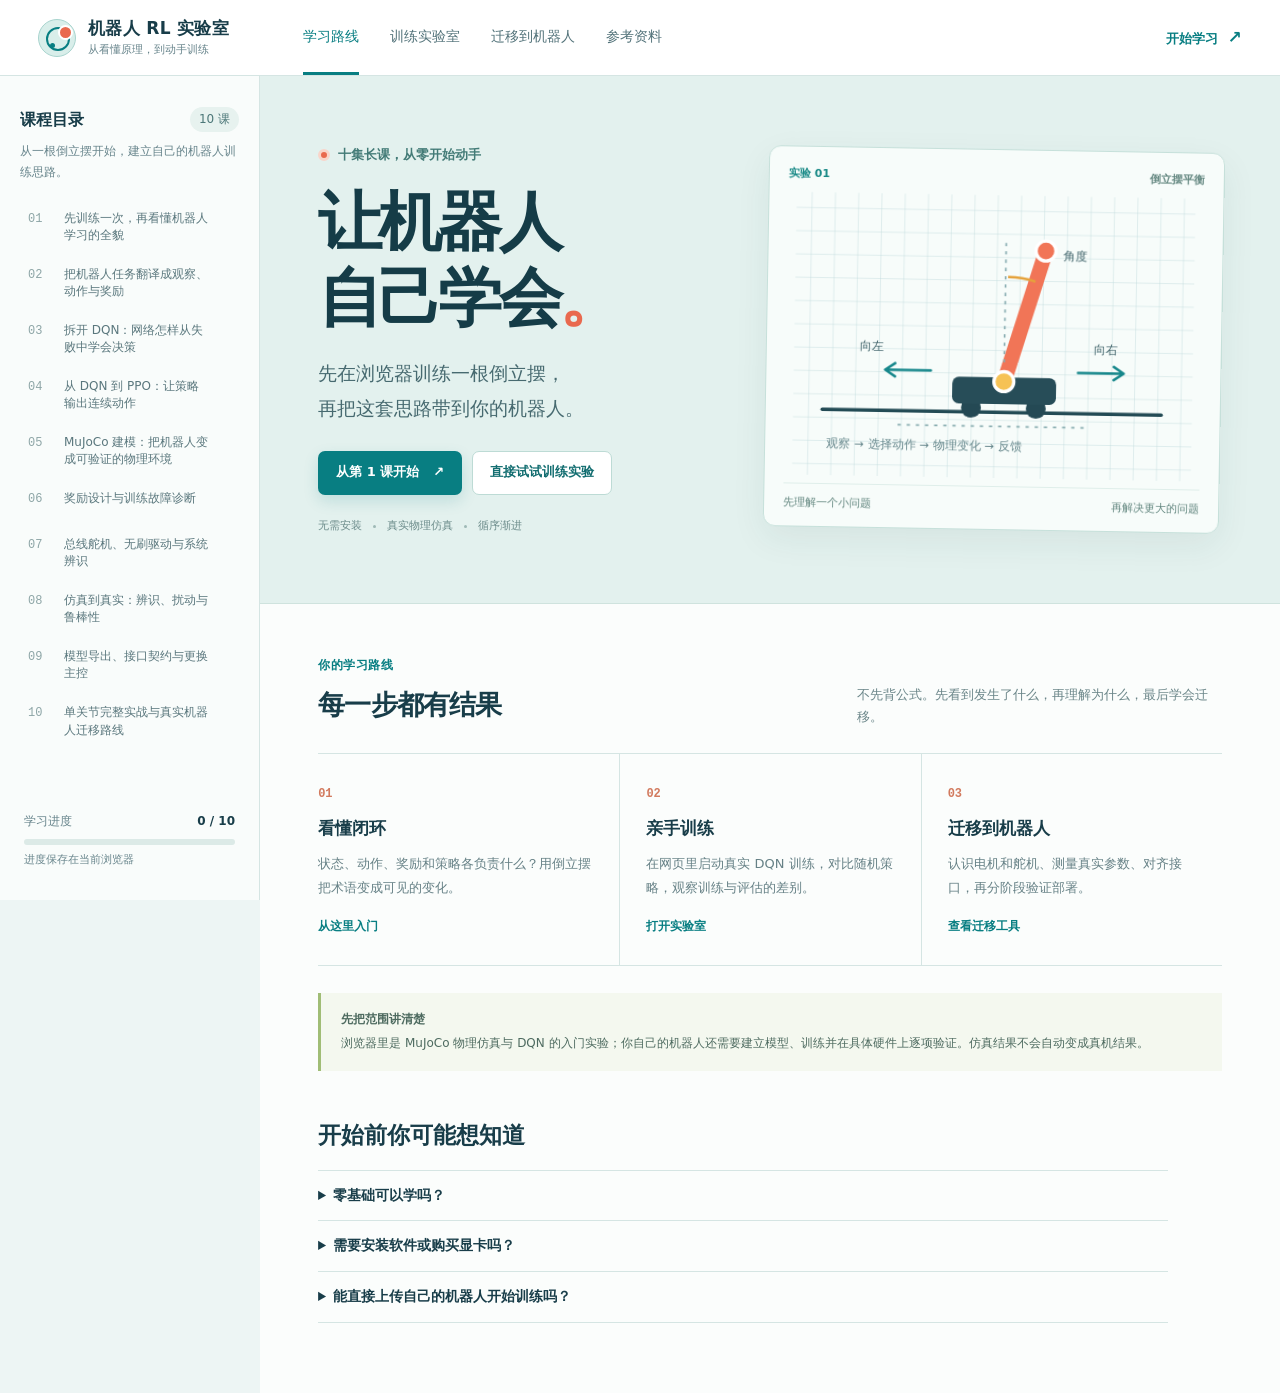
<file: index.html>
<!doctype html>
<html lang="zh-CN">
<head>
  <meta charset="utf-8">
  <meta name="viewport" content="width=device-width, initial-scale=1">
  <meta property="og:image" content="https://cdh66666.github.io/robot-rl-academy/video/output/course-cover.png">
  <meta name="description" content="从浏览器中的真实训练实验出发，循序渐进理解深度强化学习与机器人训练部署。">
  <title>机器人 RL 实验室｜从零训练到真实机器人</title>
  <link rel="icon" href="assets/favicon.svg" type="image/svg+xml">
  <link rel="stylesheet" href="assets/site.css?v=20261116-long-v2">
  <script defer src="assets/site.js?v=20261116-long-v2"></script>
</head>
<body>

  <header class="topbar">
    <a class="identity" href="#start" aria-label="机器人 RL 实验室，回到首页">
      <span class="identity-mark" aria-hidden="true"><i></i></span>
      <span><strong>机器人 RL 实验室</strong><small>从看懂原理，到动手训练</small></span>
    </a>
    <nav class="topnav" aria-label="主要导航">
      <a href="#start" data-top="start">学习路线</a>
      <a href="#lab" data-top="lab">训练实验室</a>
      <a href="#robot" data-top="robot">迁移到机器人</a>
      <a href="#resources" data-top="resources">参考资料</a>
    </nav>
    <a class="mobile-top-lab" href="#lab">训练实验室</a>
    <a class="top-action" href="#lesson/01">开始学习 <span aria-hidden="true">↗</span></a>
  </header>

  <div class="shell">
    <aside class="sidebar" aria-label="课程目录">
      <div class="side-heading"><span>课程目录</span><span class="side-count">10 课</span></div>
      <div class="side-intro">从一根倒立摆开始，建立自己的机器人训练思路。</div>
      <nav id="lesson-nav" class="lesson-nav" aria-label="选择课程"><p class="muted">正在载入课程…</p></nav>
      <div class="side-progress">
        <div><span>学习进度</span><b id="progress-label">0 / 10</b></div>
        <div class="progress-track"><span id="progress-fill"></span></div>
        <small>进度保存在当前浏览器</small>
      </div>
    </aside>

    <main id="main" tabindex="-1">
      <section id="view-start" class="view">
        <div class="hero">
          <div class="hero-copy">
            <div class="hero-kicker"><span class="dot"></span> 十集长课，从零开始动手</div>
            <h1>让机器人<br>自己学会<span>。</span></h1>
            <p class="hero-lead">先在浏览器训练一根倒立摆，<br class="wide-only">再把这套思路带到你的机器人。</p>
            <div class="hero-actions"><a class="button primary" href="#lesson/01">从第 1 课开始 <span>↗</span></a><a class="button ghost" href="#lab">直接试试训练实验</a></div>
            <div class="hero-note"><span>无需安装</span><i></i><span>真实物理仿真</span><i></i><span>循序渐进</span></div>
          </div>
          <div class="hero-visual" aria-label="倒立摆的观察、决策与动作示意图">
            <div class="visual-meta"><span>实验 01</span><span>倒立摆平衡</span></div>
            <svg class="pendulum-art" viewBox="0 0 500 360" role="img" aria-label="小车上的倒立摆，策略观察后控制左右推力">
              <defs><pattern id="grid" width="28" height="28" patternUnits="userSpaceOnUse"><path d="M 28 0 L 0 0 0 28" fill="none" stroke="#bbd6d9" stroke-width="1"/></pattern></defs>
              <rect x="10" y="10" width="480" height="340" rx="12" fill="url(#grid)"/>
              <path d="M45 271H453" stroke="#234b55" stroke-width="4" stroke-linecap="round"/>
              <path d="M136 288H362" stroke="#8aaeb1" stroke-width="2" stroke-dasharray="4 7"/>
              <circle cx="224" cy="266" r="12" fill="#244954"/><circle cx="302" cy="266" r="12" fill="#244954"/>
              <rect x="201" y="229" width="125" height="32" rx="8" fill="#274d58"/>
              <path d="M263 235L311 76" stroke="#f17557" stroke-width="18" stroke-linecap="round"/>
              <circle cx="263" cy="234" r="12" fill="#f6c255" stroke="#fff" stroke-width="4"/>
              <circle cx="311" cy="76" r="12" fill="#f17557" stroke="#fff" stroke-width="4"/>
              <path d="M263 211V61" stroke="#87acb1" stroke-width="2" stroke-dasharray="4 6"/>
              <path d="M266 108A110 110 0 0 1 299 113" fill="none" stroke="#e5a23b" stroke-width="3"/>
              <path d="M120 222h55m-55 0 12-8m-12 8 12 8M352 222h55m0 0-12-8m12 8-12 8" fill="none" stroke="#16878b" stroke-width="3" stroke-linecap="round" stroke-linejoin="round"/>
              <text x="89" y="198" fill="#41646b" font-size="15">向左</text><text x="370" y="198" fill="#41646b" font-size="15">向右</text>
              <text x="332" y="87" fill="#41646b" font-size="15">角度</text><text x="51" y="316" fill="#66878c" font-size="14">观察 → 选择动作 → 物理变化 → 反馈</text>
            </svg>
            <div class="visual-foot"><span>先理解一个小问题</span><span>再解决更大的问题</span></div>
          </div>
        </div>
        <div class="landing-body">
          <div class="intro-line"><div><span class="section-tag">你的学习路线</span><h2>每一步都有结果</h2></div><p>不先背公式。先看到发生了什么，再理解为什么，最后学会迁移。</p></div>
          <div class="steps">
            <article><span class="step-number">01</span><h3>看懂闭环</h3><p>状态、动作、奖励和策略各负责什么？用倒立摆把术语变成可见的变化。</p><a href="#lesson/01">从这里入门</a></article>
            <article><span class="step-number">02</span><h3>亲手训练</h3><p>在网页里启动真实 DQN 训练，对比随机策略，观察训练与评估的差别。</p><a href="#lab">打开实验室</a></article>
            <article><span class="step-number">03</span><h3>迁移到机器人</h3><p>认识电机和舵机、测量真实参数、对齐接口，再分阶段验证部署。</p><a href="#robot">查看迁移工具</a></article>
          </div>
          <div class="honest-note"><strong>先把范围讲清楚</strong><p>浏览器里是 MuJoCo 物理仿真与 DQN 的入门实验；你自己的机器人还需要建立模型、训练并在具体硬件上逐项验证。仿真结果不会自动变成真机结果。</p></div>
          <div class="faq"><h2>开始前你可能想知道</h2><details><summary>零基础可以学吗？</summary><p>可以从第 1 课按顺序开始。每课先说明要理解什么、为什么学，以及完成后的具体结果；不需要先会写强化学习代码。</p></details><details><summary>需要安装软件或购买显卡吗？</summary><p>两个网页实验在浏览器中运行，不需要账号或 GPU；首次打开需联网加载网站和物理引擎文件。进阶 Python 工程需要安装依赖，也可下载云端笔记本使用支持 Python 的环境。</p></details><details><summary>能直接上传自己的机器人开始训练吗？</summary><p>本网站的浏览器训练器目前是固定的倒立摆教学环境，不支持上传任意机器人模型。课程提供单关节仿真工程、接口表和迁移步骤，实际机器人需要依据其模型、驱动与传感器适配并重新验证。</p></details></div>
        </div>
      </section>

      <section id="view-lesson" class="view hidden" aria-live="polite"><div id="lesson-content"></div></section>

      <section id="view-lab" class="view hidden">
        <div class="page-head"><div><span class="section-tag">动手实验</span><h1>让倒立摆学会平衡</h1><p>浏览器直接运行 MuJoCo 物理引擎和 DQN。先试随机策略，再开始训练，最后比较多次评估。</p></div><a class="text-link" href="engine/index.html" target="_blank" rel="noopener">在新窗口打开实验室 ↗</a></div>
        <div class="lab-flow"><span><b>1</b> 看随机表现</span><span><b>2</b> 开始训练</span><span><b>3</b> 独立评估</span></div>
        <div class="lab-frame-wrap"><iframe id="lab-frame" title="MuJoCo 浏览器训练实验室" loading="lazy" allow="fullscreen"></iframe></div>
        <div class="honest-note"><strong>如何读结果</strong><p>这里的分数来自当前设备上的实际仿真。训练会波动，不保证每次都会成功；更高分数也不代表任何真实机器人已经通过测试。</p></div>
      </section>

      <section id="view-robot" class="view hidden">
        <div class="page-head"><div><span class="section-tag">从仿真到真实</span><h1>给你的机器人建立一份接口表</h1><p>训练之前，先弄清策略能看到什么、控制什么，以及真实硬件能否提供同样的数据。填写后可生成交给 AI 的项目说明。</p></div></div>
        <div class="robot-layout">
          <div>
            <div class="process-line"><div><b>1</b><span>定义任务</span></div><div><b>2</b><span>测量硬件</span></div><div><b>3</b><span>建立仿真</span></div><div><b>4</b><span>训练与评估</span></div><div><b>5</b><span>分阶段部署</span></div></div>
            <div class="form-card"><h2>机器人基本信息</h2><p class="muted">不确定的部分先写“待测”。内容只保存在本机浏览器。</p>
              <form id="robot-form">
                <div class="field-grid"><label>机器人与目标<textarea name="task" placeholder="例如：双轮机器人，原地站稳 10 秒"></textarea></label><label>关节与驱动<textarea name="actuators" placeholder="电机/舵机型号、关节数、减速比、控制模式"></textarea></label></div>
                <div class="field-grid"><label>可读取的观察量<textarea name="observations" placeholder="例如：关节角度 rad、角速度 rad/s、IMU；写出顺序与坐标系"></textarea></label><label>能发送的动作<textarea name="actions" placeholder="例如：每个关节目标角度 rad；范围、方向、发送频率"></textarea></label></div>
                <div class="field-grid"><label>主控与通信<textarea name="controller" placeholder="主控型号、系统、通信协议、预计控制周期和延迟"></textarea></label><label>限制与待测参数<textarea name="limits" placeholder="角度/速度/电流限制、急停方式、摩擦、延迟等"></textarea></label></div>
                <div class="field-grid"><label>奖励与结束条件<textarea name="reward_termination" placeholder="例如：接近目标的奖励、失败条件；区分任务终止与时间截断"></textarea></label><label>重置与独立评估<textarea name="reset_evaluation" placeholder="例如：初始角和目标范围、随机种子、成功指标及测试次数"></textarea></label></div>
                <div class="form-actions"><button class="button primary" type="submit">生成 AI 任务说明</button><button class="button secondary" id="save-contract" type="button">下载接口表</button></div>
              </form>
            </div>
            <div class="form-card" id="prompt-card"><div class="card-header"><h2>可复制的 AI 任务说明</h2><button class="small-button" id="copy-prompt" type="button">复制</button></div><textarea id="prompt-output" readonly aria-label="生成的 AI 任务说明">填写上方信息后点击“生成 AI 任务说明”。</textarea><p class="muted">请先检查 AI 生成内容中的单位、顺序、限位和未知参数；逐阶段验证，不直接让未知代码控制实机运动。</p><a class="text-link" href="#resources">下载实战手册、接口表与辨识记录表 ↗</a></div>
          </div>
          <aside class="robot-notes"><h3>先确认这四件事</h3><ol><li><b>观察一致</b><span>仿真里的输入，真机能否按相同顺序、单位和频率拿到？</span></li><li><b>动作一致</b><span>网络输出是目标位置、速度还是力矩？底层控制器如何执行？</span></li><li><b>参数有依据</b><span>质量、摩擦、延迟和限幅先测量或记录范围，不凭空填写。</span></li><li><b>保护独立</b><span>超时、急停、限位和失联处理由策略之外的层执行。</span></li></ol><a class="text-link" href="#lesson/07">从第 7 课开始了解 ↗</a></aside>
        </div>
      </section>

      <section id="view-resources" class="view hidden">
        <div class="page-head"><div><span class="section-tag">延伸学习</span><h1>把工具和来源留给你</h1><p>先完成课程，再按自己的机器人选择下一步。外部工具可能要求联网或安装。</p></div></div>
        <div class="resource-list">
          <a href="content/glossary.html" target="_blank" rel="noopener"><span class="resource-icon">↗</span><div><strong>关键概念速查</strong><p>状态、动作、DQN、PPO、辨识和部署契约，用简单话快速回顾。</p></div><span>课程资料</span></a>
          <a href="https://live.mujoco.org/" target="_blank" rel="noopener"><span class="resource-icon">↗</span><div><strong>MuJoCo Live</strong><p>官方浏览器模型查看器；可查看模型，不等同于完整的强化学习训练器。</p></div><span>官方工具</span></a>
          <a href="https://mujoco.readthedocs.io/" target="_blank" rel="noopener"><span class="resource-icon">↗</span><div><strong>MuJoCo 文档</strong><p>查阅模型、执行器、仿真和物理计算的官方说明。</p></div><span>官方文档</span></a>
          <a href="https://gymnasium.farama.org/" target="_blank" rel="noopener"><span class="resource-icon">↗</span><div><strong>Gymnasium</strong><p>理解环境的 reset、step、观察、奖励与结束条件。</p></div><span>官方文档</span></a>
          <a href="https://stable-baselines3.readthedocs.io/en/master/modules/ppo.html" target="_blank" rel="noopener"><span class="resource-icon">↗</span><div><strong>Stable-Baselines3 PPO</strong><p>进阶了解常用于连续动作的强化学习算法和接口。</p></div><span>官方文档</span></a>
          <a href="https://www.3blue1brown.com/lessons/gradient-descent/" target="_blank" rel="noopener"><span class="resource-icon">↗</span><div><strong>3Blue1Brown：梯度下降</strong><p>通过动画理解神经网络如何沿着误差方向更新。</p></div><span>动画课程</span></a>
          <a href="https://www.davidsilver.uk/teaching/" target="_blank" rel="noopener"><span class="resource-icon">↗</span><div><strong>David Silver：强化学习课程</strong><p>系统回顾状态、价值、策略与强化学习基础。</p></div><span>系列课程</span></a>
          <a href="https://rail.eecs.berkeley.edu/deeprlcourse/" target="_blank" rel="noopener"><span class="resource-icon">↗</span><div><strong>Berkeley CS 285：深度强化学习</strong><p>进阶查看策略梯度、Actor-Critic、Q-learning 和课程录播。</p></div><span>系列课程</span></a>
          <a href="https://huggingface.co/learn/deep-rl-course/en/unit0/introduction" target="_blank" rel="noopener"><span class="resource-icon">↗</span><div><strong>Hugging Face：深度强化学习课程</strong><p>概念、练习与视频并行；原课程部分竞赛功能已停用。</p></div><span>动手教程</span></a>
          <a href="https://www.digikey.com/en/maker/tutorials/2026/reinforcement-learning-for-robotics-part-1-cad-to-mujoco-simulator" target="_blank" rel="noopener"><span class="resource-icon">↗</span><div><strong>DigiKey：从 CAD 到 MuJoCo</strong><p>参考模型与执行器的建立顺序；部分地区或网络可能无法访问。</p></div><span>工程教程</span></a>
          <a href="https://www.youtube.com/watch?v=zsdceSTRBl4" target="_blank" rel="noopener"><span class="resource-icon">↗</span><div><strong>DigiKey / Shawn Hymel：PPO 平衡机器人</strong><p>延伸观看机器人仿真训练示例；YouTube 的访问取决于网络。</p></div><span>实战视频</span></a>
          <a href="https://www.bilibili.com/video/BV11KcieBEC4" target="_blank" rel="noopener"><span class="resource-icon">↗</span><div><strong>人形机器人强化学习入门系列</strong><p>参考模型转换、训练、仿真迁移和部署的工程路线。</p></div><span>B 站课程</span></a>
          <a href="https://www.bilibili.com/video/BV1DAskzmEPZ/" target="_blank" rel="noopener"><span class="resource-icon">↗</span><div><strong>一只荔枝的橙子：MuJoCo 机械臂 PPO</strong><p>延伸了解机械臂仿真及代码；与本课程项目相互独立。</p></div><span>B 站实战</span></a>
        </div>
        <div class="form-card"><h2>进阶实践：训练连续动作策略</h2><p>课程附带可复现的 Python MuJoCo + PPO 连续动作训练项目：从训练、独立评估，到导出并检查 ONNX。它是仿真例子，并不是已经部署到任意机器人。</p><div class="form-actions"><a class="button secondary" href="project/guide.html" target="_blank">阅读跟练说明</a><a class="button secondary" href="project/robot-rl-ppo.zip" download>下载实战代码</a><a class="button secondary" href="https://colab.research.google.com/github/cdh66666/robot-rl-academy/blob/main/project/robot_rl_ppo.ipynb" target="_blank" rel="noopener">在 Colab 打开</a><a class="button secondary" href="project/robot_rl_ppo.ipynb" download>下载笔记本</a></div><p class="muted" style="margin-top:14px">Colab 需要联网，可能需要 Google 登录。核对制作时的原始记录：<a class="text-link" href="project/sample/evaluation.json" target="_blank">仿真评估</a> · <a class="text-link" href="project/sample/policy.verification.json" target="_blank">ONNX 对照</a></p></div>
        <div class="form-card"><h2>单关节机器人：训练到离线推理</h2><p>从自定义 MuJoCo 关节开始，让 PPO 跟随目标角度，对照简单控制基线，并检查策略在导出前后的输入、输出和位置参考。仅使用简化仿真模型。</p><div class="form-actions"><a class="button secondary" href="project/joint/guide.html" target="_blank">阅读单关节跟练</a><a class="button secondary" href="project/robot-joint-ppo.zip" download>下载单关节工程</a><a class="button secondary" href="https://colab.research.google.com/github/cdh66666/robot-rl-academy/blob/main/project/joint/joint_ppo.ipynb" target="_blank" rel="noopener">在 Colab 打开</a><a class="button secondary" href="project/joint/joint_ppo.ipynb" download>下载笔记本</a><a class="button secondary" href="project/joint/artifacts/tracking_comparison.png" target="_blank">看一次仿真对照</a></div></div>
        <div class="form-card"><h2>系统辨识：先用合成数据练习</h2><p>观察目标与响应的曲线，只用前半段拟合，再用留出数据检验模型。示例数据由程序生成，不是实际电机测量。</p><div class="form-actions"><a class="button primary" href="content/identification_demo/browser.html" target="_blank">打开网页辨识实验</a><a class="button secondary" href="content/identification_demo/guide.html" target="_blank">阅读辨识练习</a><a class="button secondary" href="content/identification_demo.zip" download>下载练习和示例数据</a></div></div>
        <div class="form-card"><h2>真实机器人实战工具</h2><p>把自己的硬件和任务填进去：接口契约、辨识记录、分阶段验证与可复制的 AI 提示词都在这里。</p><div class="form-actions"><a class="button secondary" href="content/guide.html" target="_blank">阅读实战工作手册</a><a class="button secondary" href="content/真实机器人实战工作手册.md" download>下载手册</a><a class="button secondary" href="content/接口契约模板.csv" download>下载接口契约表</a><a class="button secondary" href="content/辨识记录模板.csv" download>下载辨识记录表</a><a class="button secondary" href="content/CSV字段中文说明.md" download>下载字段中文说明</a></div></div>
        <div class="form-card"><h2>课程来源与素材说明</h2><p>课程资料、第三方素材许可、合成旁白及视频制作边界均有记录，方便核对和发布时署名。</p><div class="form-actions"><a class="button secondary" href="content/课程内容核验记录.md" download>下载课程核验记录</a><a class="button secondary" href="video/output/credits.md" download>下载视频素材与授权说明</a><a class="button secondary" href="content/v2/参考课程与制作原则.md" download>下载参考课程与借鉴说明</a></div></div>
      </section>
    </main>
  </div>
  <footer class="mobile-footer"><a href="#start">路线</a><a href="#lab">实验室</a><a href="#robot">机器人</a></footer>
</body>
</html>
</file>
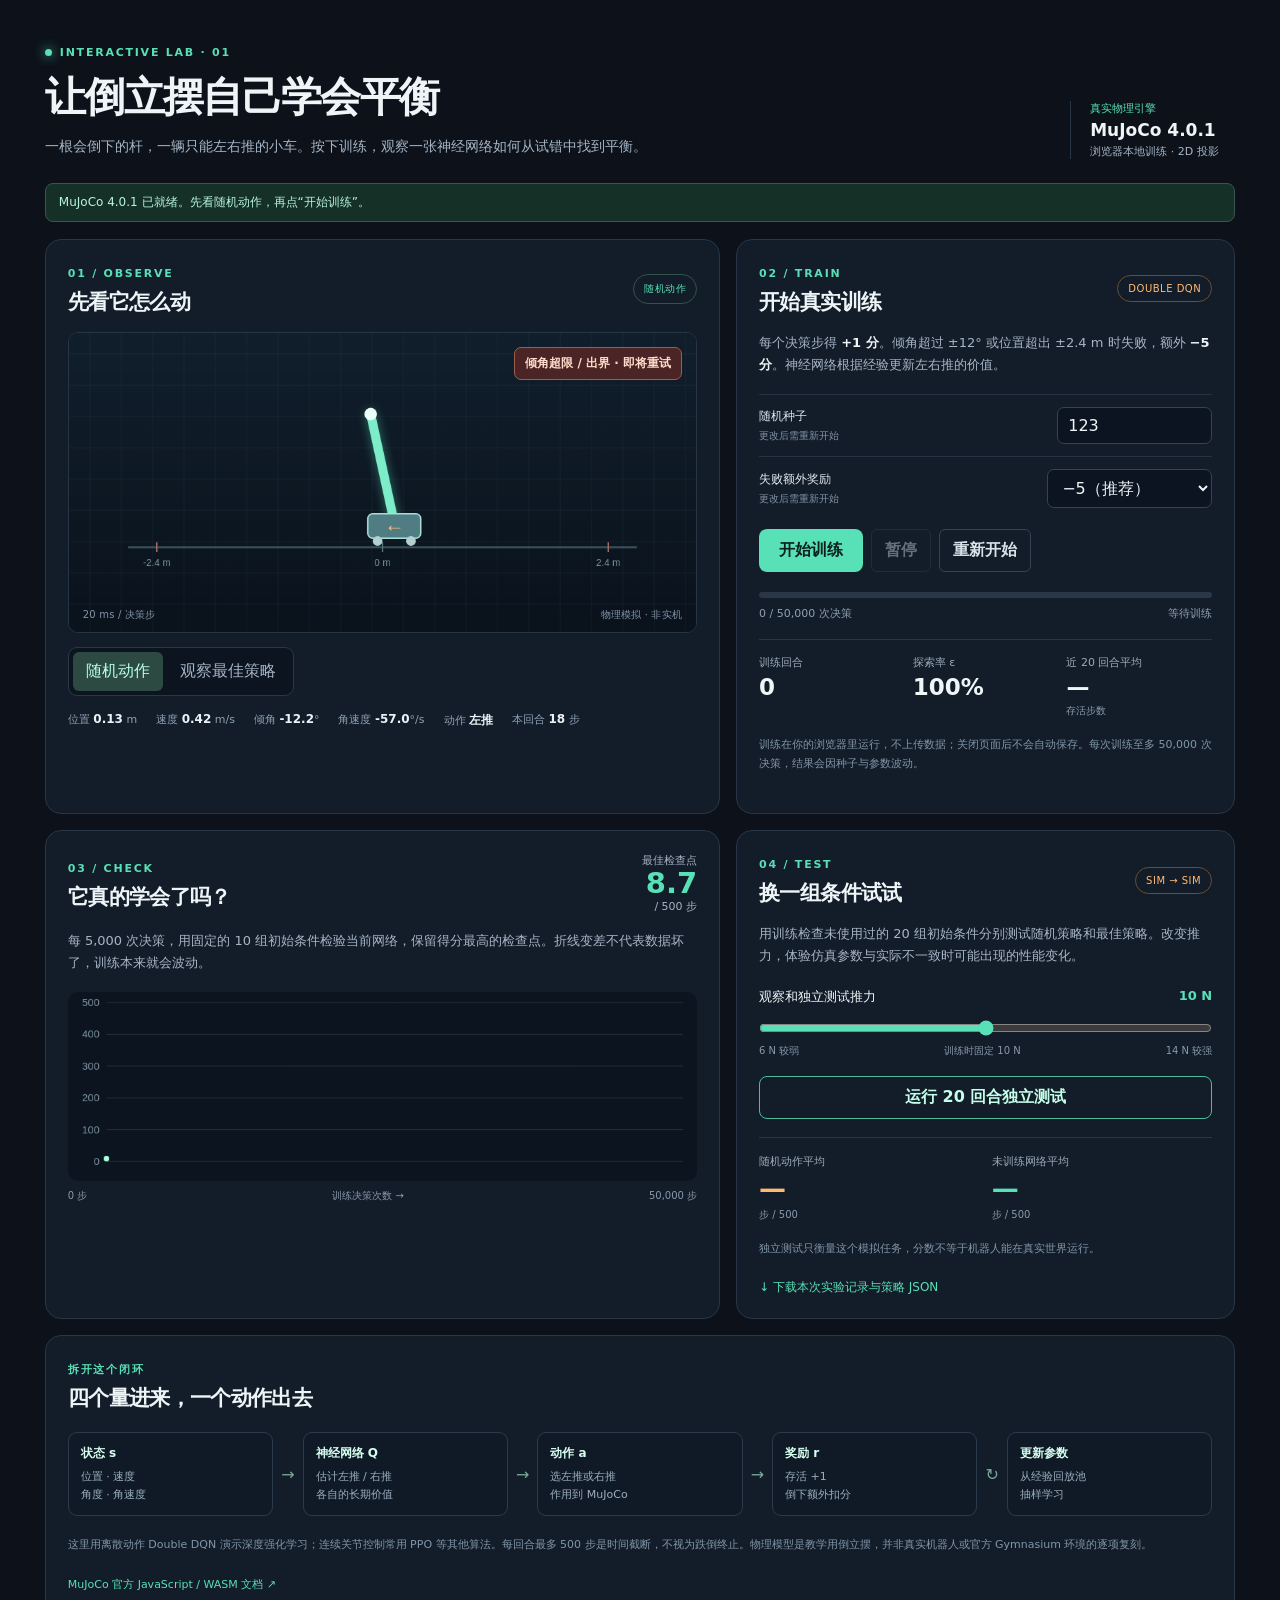
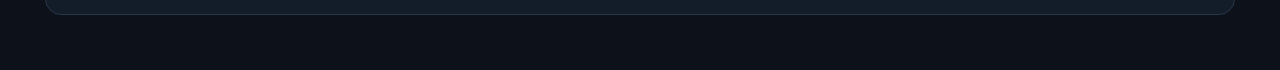
<file: engine/index.html>
<!doctype html>
<html lang="zh-CN">
<head>
  <meta charset="utf-8">
  <meta name="viewport" content="width=device-width, initial-scale=1">
  <link rel="icon" href="data:,">
  <title>MuJoCo 倒立摆训练实验室</title>
  <link rel="stylesheet" href="./lab.css?v=20261116-2">
</head>
<body>
<main class="lab">
  <header class="lab-header">
    <div>
      <p class="eyebrow"><span class="pulse"></span> INTERACTIVE LAB · 01</p>
      <h1>让倒立摆自己学会平衡</h1>
      <p class="intro">一根会倒下的杆，一辆只能左右推的小车。按下训练，观察一张神经网络如何从试错中找到平衡。</p>
    </div>
    <div class="engine-tag"><span>真实物理引擎</span><strong>MuJoCo 4.0.1</strong><small>浏览器本地训练 · 2D 投影</small></div>
  </header>
  <div class="notice" id="load-status" role="status">正在加载 MuJoCo 物理引擎…</div>
  <section class="grid">
    <div class="stage panel">
      <div class="panel-heading"><div><span class="overline">01 / OBSERVE</span><h2>先看它怎么动</h2></div><span class="live" id="play-label">随机动作</span></div>
      <div class="world"><canvas id="world" width="900" height="430" aria-label="MuJoCo 倒立摆模拟画面"></canvas><div class="world-result" id="frame-result" hidden></div><div class="world-caption"><span>20 ms / 决策步</span><span>物理模拟 · 非实机</span></div></div>
      <div class="switcher" role="group" aria-label="选择观察的策略">
        <button class="switch active" id="random-mode" disabled>随机动作</button><button class="switch" id="trained-mode" disabled>观察最佳策略</button>
      </div>
      <div class="telemetry"><span>位置 <strong id="pos">—</strong> m</span><span>速度 <strong id="velocity">—</strong> m/s</span><span>倾角 <strong id="angle">—</strong>°</span><span>角速度 <strong id="angular-velocity">—</strong>°/s</span><span>动作 <strong id="action">—</strong></span><span>本回合 <strong id="frame-step">—</strong> 步</span></div>
    </div>
    <div class="train panel">
      <div class="panel-heading"><div><span class="overline">02 / TRAIN</span><h2>开始真实训练</h2></div><span class="algorithm">DOUBLE DQN</span></div>
      <p>每个决策步得 <b>+1 分</b>。倾角超过 ±12° 或位置超出 ±2.4 m 时失败，额外 <b id="penalty-label">−5 分</b>。神经网络根据经验更新左右推的价值。</p>
      <div class="form-row"><label for="seed">随机种子 <small>更改后需重新开始</small></label><input id="seed" type="number" min="1" max="4294967295" value="123" inputmode="numeric"></div>
      <div class="form-row"><label for="penalty">失败额外奖励 <small>更改后需重新开始</small></label><select id="penalty"><option value="-5" selected>−5（推荐）</option><option value="0">0（仅存活奖励）</option></select></div>
      <div class="controls"><button id="start" class="primary" disabled>开始训练</button><button id="pause" class="secondary" disabled>暂停</button><button id="reset" class="secondary" disabled>重新开始</button></div>
      <div class="progress"><div id="progress-bar"></div></div><div class="progress-caption"><span id="progress-text">0 / 50,000 次决策</span><span id="train-state">准备中</span></div>
      <div class="metrics"><div><span>训练回合</span><strong id="episodes">0</strong></div><div><span>探索率 ε</span><strong id="epsilon">—</strong></div><div><span>近 20 回合平均</span><strong id="recent">—</strong><small>存活步数</small></div></div>
      <p class="fine">训练在你的浏览器里运行，不上传数据；关闭页面后不会自动保存。每次训练至多 50,000 次决策，结果会因种子与参数波动。</p>
    </div>
    <div class="chart panel">
      <div class="panel-heading"><div><span class="overline">03 / CHECK</span><h2>它真的学会了吗？</h2></div><div class="best">最佳检查点 <strong id="best">—</strong><span> / 500 步</span></div></div>
      <p>每 5,000 次决策，用固定的 10 组初始条件检验当前网络，保留得分最高的检查点。折线变差不代表数据坏了，训练本来就会波动。</p>
      <canvas id="chart" width="900" height="270" aria-label="训练过程中验证分数变化图"></canvas>
      <div class="graph-footer"><span>0 步</span><span>训练决策次数 →</span><span>50,000 步</span></div>
    </div>
    <div class="test panel">
      <div class="panel-heading"><div><span class="overline">04 / TEST</span><h2>换一组条件试试</h2></div><span class="algorithm">SIM → SIM</span></div>
      <p>用训练检查未使用过的 20 组初始条件分别测试随机策略和最佳策略。改变推力，体验仿真参数与实际不一致时可能出现的性能变化。</p>
      <div class="slider-heading"><label for="force">观察和独立测试推力</label><strong><span id="force-value">10</span> N</strong></div>
      <input id="force" type="range" min="6" max="14" value="10" step="1" disabled>
      <div class="slider-ends"><span>6 N 较弱</span><span>训练时固定 10 N</span><span>14 N 较强</span></div>
      <button class="outline" id="test" disabled>运行 20 回合独立测试</button>
      <div class="test-results"><div><span>随机动作平均</span><strong id="random-result">—</strong><small>步 / 500</small></div><div><span id="network-result-label">未训练网络平均</span><strong id="trained-result">—</strong><small>步 / 500</small></div></div>
      <p class="fine" id="test-note">独立测试只衡量这个模拟任务，分数不等于机器人能在真实世界运行。</p>
      <button class="text-button" id="export" disabled>↓ 下载本次实验记录与策略 JSON</button>
      <div id="export-fallback" class="export-fallback" hidden>
        <p class="fine">记录已生成。如果没有自动下载，可点下面的链接，或展开文字后复制保存。</p>
        <a id="export-link" download="mujoco-cartpole-dqn-experiment.json">点击保存实验记录</a>
        <details><summary>查看并复制记录文字</summary><textarea id="export-text" readonly aria-label="本次实验记录 JSON"></textarea><button type="button" id="copy-export">复制记录</button></details>
      </div>
    </div>
  </section>
  <section class="explain panel">
    <div><span class="overline">拆开这个闭环</span><h2>四个量进来，一个动作出去</h2></div>
    <div class="flow"><div><b>状态 s</b><span>位置 · 速度<br>角度 · 角速度</span></div><i>→</i><div><b>神经网络 Q</b><span>估计左推 / 右推<br>各自的长期价值</span></div><i>→</i><div><b>动作 a</b><span>选左推或右推<br>作用到 MuJoCo</span></div><i>→</i><div><b>奖励 r</b><span>存活 +1<br>倒下额外扣分</span></div><i>↻</i><div><b>更新参数</b><span>从经验回放池<br>抽样学习</span></div></div>
    <p class="fine">这里用离散动作 Double DQN 演示深度强化学习；连续关节控制常用 PPO 等其他算法。每回合最多 500 步是时间截断，不视为跌倒终止。物理模型是教学用倒立摆，并非真实机器人或官方 Gymnasium 环境的逐项复刻。</p>
    <a href="https://github.com/google-deepmind/mujoco/tree/main/wasm" target="_blank" rel="noopener">MuJoCo 官方 JavaScript / WASM 文档 ↗</a>
  </section>
</main>
<script type="module" src="./app.mjs?v=20261116-2"></script>
</body>
</html>
</file>
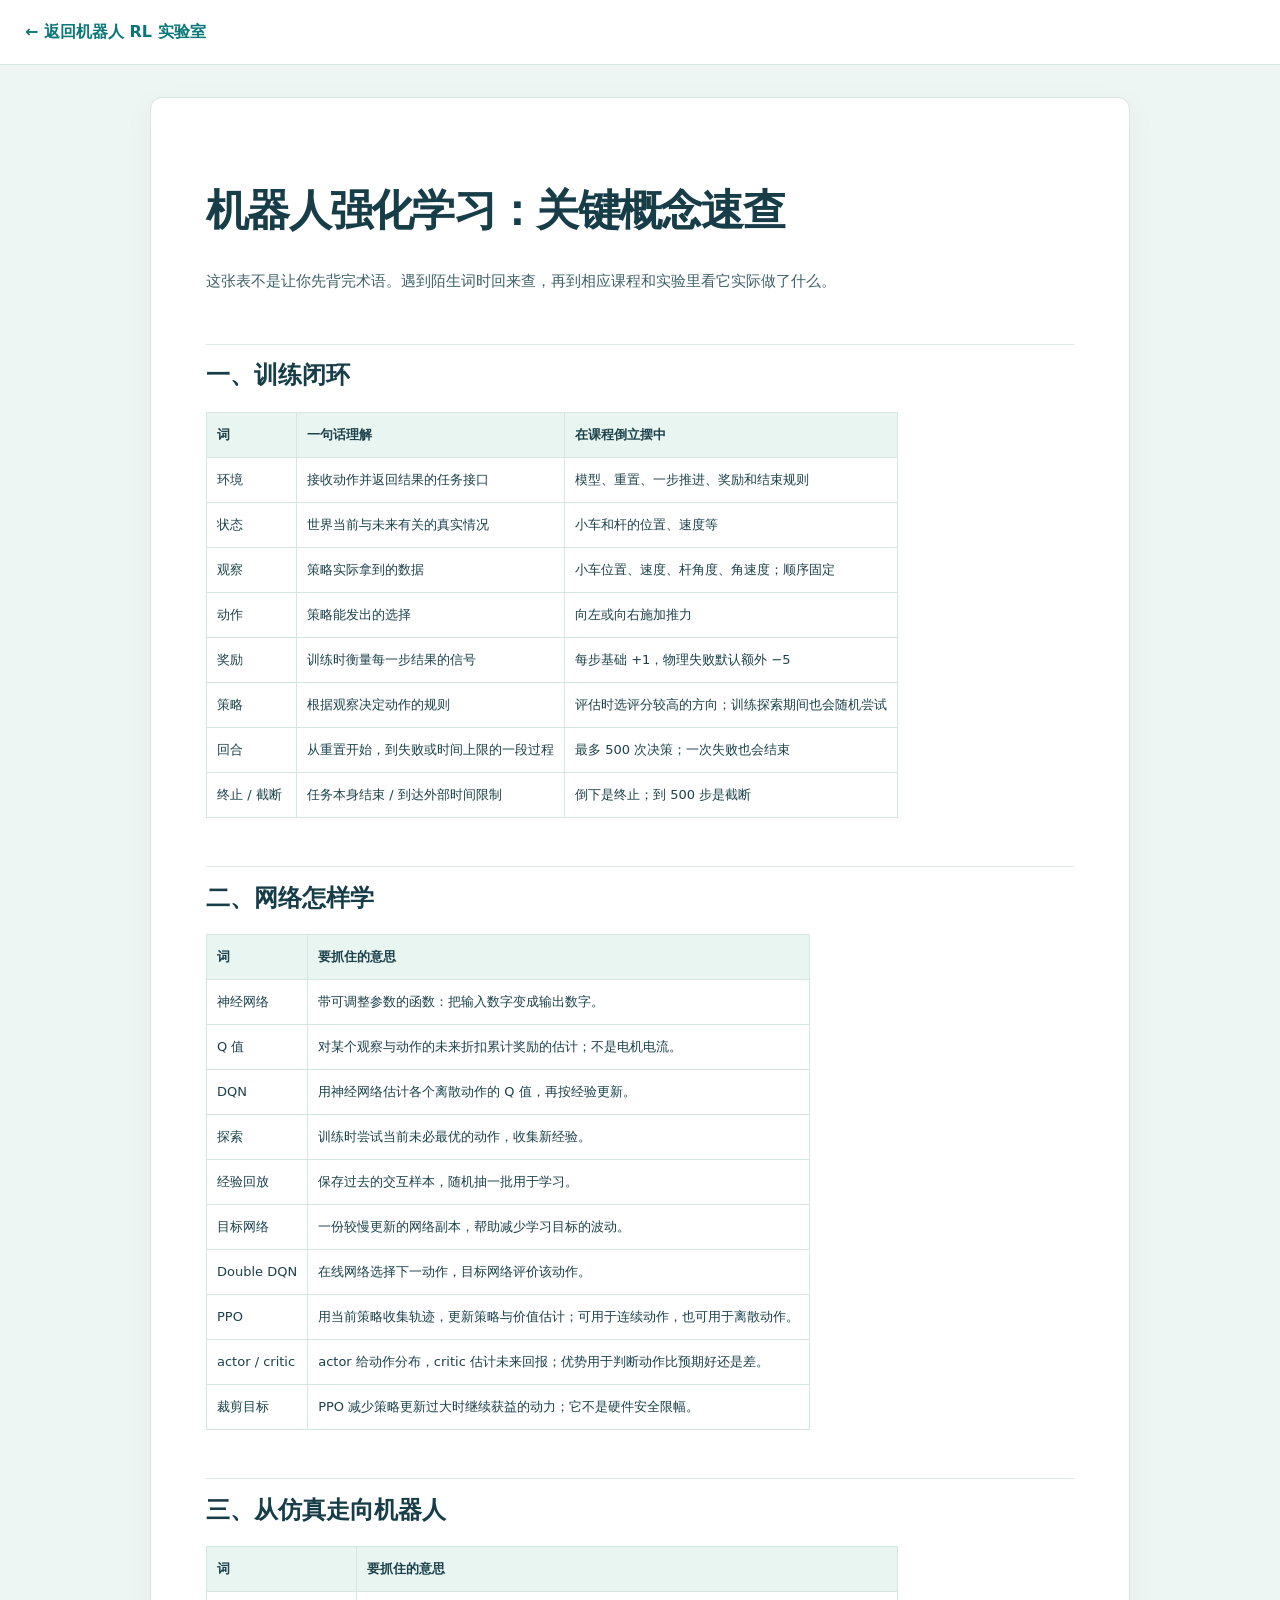
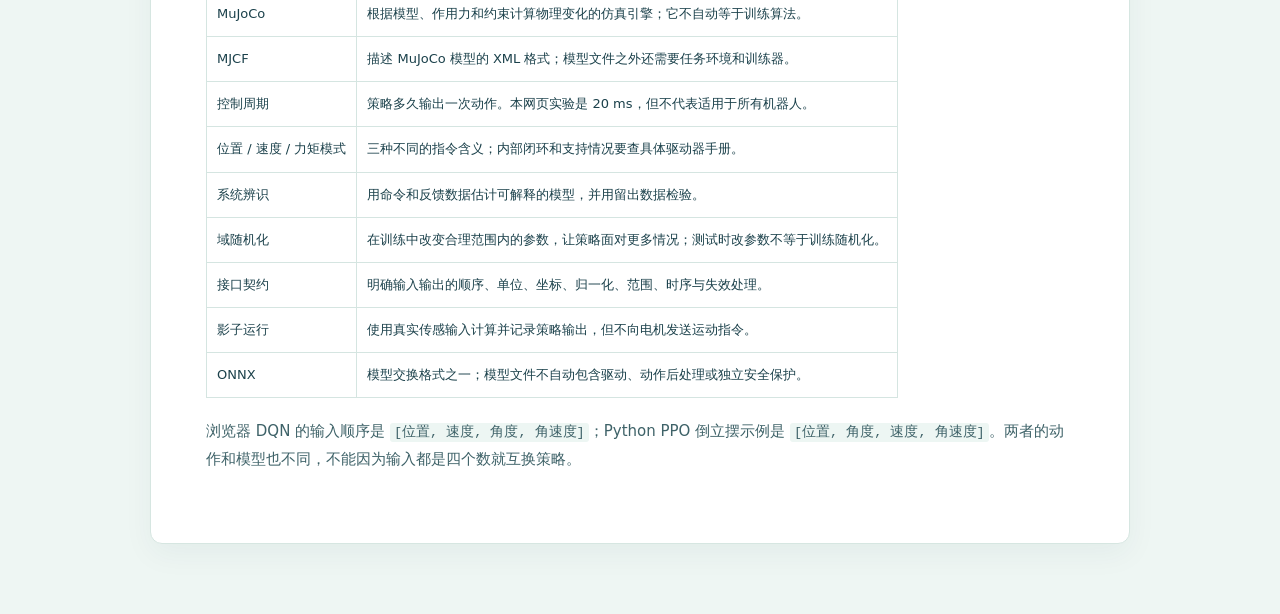
<file: content/glossary.html>
<!doctype html>
<html lang="zh-CN"><head><meta charset="utf-8"><meta name="viewport" content="width=device-width,initial-scale=1"><title>关键概念速查 | 机器人 RL 实验室</title><link rel="stylesheet" href="../project/guide.css"></head>
<body><header class="top"><a href="../#resources">← 返回机器人 RL 实验室</a></header><main class="paper"><h1>机器人强化学习：关键概念速查</h1>
<p>这张表不是让你先背完术语。遇到陌生词时回来查，再到相应课程和实验里看它实际做了什么。</p>
<h2>一、训练闭环</h2>
<table>
<thead>
<tr>
  <th>词</th>
  <th>一句话理解</th>
  <th>在课程倒立摆中</th>
</tr>
</thead>
<tbody>
<tr>
  <td>环境</td>
  <td>接收动作并返回结果的任务接口</td>
  <td>模型、重置、一步推进、奖励和结束规则</td>
</tr>
<tr>
  <td>状态</td>
  <td>世界当前与未来有关的真实情况</td>
  <td>小车和杆的位置、速度等</td>
</tr>
<tr>
  <td>观察</td>
  <td>策略实际拿到的数据</td>
  <td>小车位置、速度、杆角度、角速度；顺序固定</td>
</tr>
<tr>
  <td>动作</td>
  <td>策略能发出的选择</td>
  <td>向左或向右施加推力</td>
</tr>
<tr>
  <td>奖励</td>
  <td>训练时衡量每一步结果的信号</td>
  <td>每步基础 +1，物理失败默认额外 −5</td>
</tr>
<tr>
  <td>策略</td>
  <td>根据观察决定动作的规则</td>
  <td>评估时选评分较高的方向；训练探索期间也会随机尝试</td>
</tr>
<tr>
  <td>回合</td>
  <td>从重置开始，到失败或时间上限的一段过程</td>
  <td>最多 500 次决策；一次失败也会结束</td>
</tr>
<tr>
  <td>终止 / 截断</td>
  <td>任务本身结束 / 到达外部时间限制</td>
  <td>倒下是终止；到 500 步是截断</td>
</tr>
</tbody>
</table>
<h2>二、网络怎样学</h2>
<table>
<thead>
<tr>
  <th>词</th>
  <th>要抓住的意思</th>
</tr>
</thead>
<tbody>
<tr>
  <td>神经网络</td>
  <td>带可调整参数的函数：把输入数字变成输出数字。</td>
</tr>
<tr>
  <td>Q 值</td>
  <td>对某个观察与动作的未来折扣累计奖励的估计；不是电机电流。</td>
</tr>
<tr>
  <td>DQN</td>
  <td>用神经网络估计各个离散动作的 Q 值，再按经验更新。</td>
</tr>
<tr>
  <td>探索</td>
  <td>训练时尝试当前未必最优的动作，收集新经验。</td>
</tr>
<tr>
  <td>经验回放</td>
  <td>保存过去的交互样本，随机抽一批用于学习。</td>
</tr>
<tr>
  <td>目标网络</td>
  <td>一份较慢更新的网络副本，帮助减少学习目标的波动。</td>
</tr>
<tr>
  <td>Double DQN</td>
  <td>在线网络选择下一动作，目标网络评价该动作。</td>
</tr>
<tr>
  <td>PPO</td>
  <td>用当前策略收集轨迹，更新策略与价值估计；可用于连续动作，也可用于离散动作。</td>
</tr>
<tr>
  <td>actor / critic</td>
  <td>actor 给动作分布，critic 估计未来回报；优势用于判断动作比预期好还是差。</td>
</tr>
<tr>
  <td>裁剪目标</td>
  <td>PPO 减少策略更新过大时继续获益的动力；它不是硬件安全限幅。</td>
</tr>
</tbody>
</table>
<h2>三、从仿真走向机器人</h2>
<table>
<thead>
<tr>
  <th>词</th>
  <th>要抓住的意思</th>
</tr>
</thead>
<tbody>
<tr>
  <td>MuJoCo</td>
  <td>根据模型、作用力和约束计算物理变化的仿真引擎；它不自动等于训练算法。</td>
</tr>
<tr>
  <td>MJCF</td>
  <td>描述 MuJoCo 模型的 XML 格式；模型文件之外还需要任务环境和训练器。</td>
</tr>
<tr>
  <td>控制周期</td>
  <td>策略多久输出一次动作。本网页实验是 20 ms，但不代表适用于所有机器人。</td>
</tr>
<tr>
  <td>位置 / 速度 / 力矩模式</td>
  <td>三种不同的指令含义；内部闭环和支持情况要查具体驱动器手册。</td>
</tr>
<tr>
  <td>系统辨识</td>
  <td>用命令和反馈数据估计可解释的模型，并用留出数据检验。</td>
</tr>
<tr>
  <td>域随机化</td>
  <td>在训练中改变合理范围内的参数，让策略面对更多情况；测试时改参数不等于训练随机化。</td>
</tr>
<tr>
  <td>接口契约</td>
  <td>明确输入输出的顺序、单位、坐标、归一化、范围、时序与失效处理。</td>
</tr>
<tr>
  <td>影子运行</td>
  <td>使用真实传感输入计算并记录策略输出，但不向电机发送运动指令。</td>
</tr>
<tr>
  <td>ONNX</td>
  <td>模型交换格式之一；模型文件不自动包含驱动、动作后处理或独立安全保护。</td>
</tr>
</tbody>
</table>
<p>浏览器 DQN 的输入顺序是 <code>[位置, 速度, 角度, 角速度]</code>；Python PPO 倒立摆示例是 <code>[位置, 角度, 速度, 角速度]</code>。两者的动作和模型也不同，不能因为输入都是四个数就互换策略。</p>
</main></body></html>
</file>
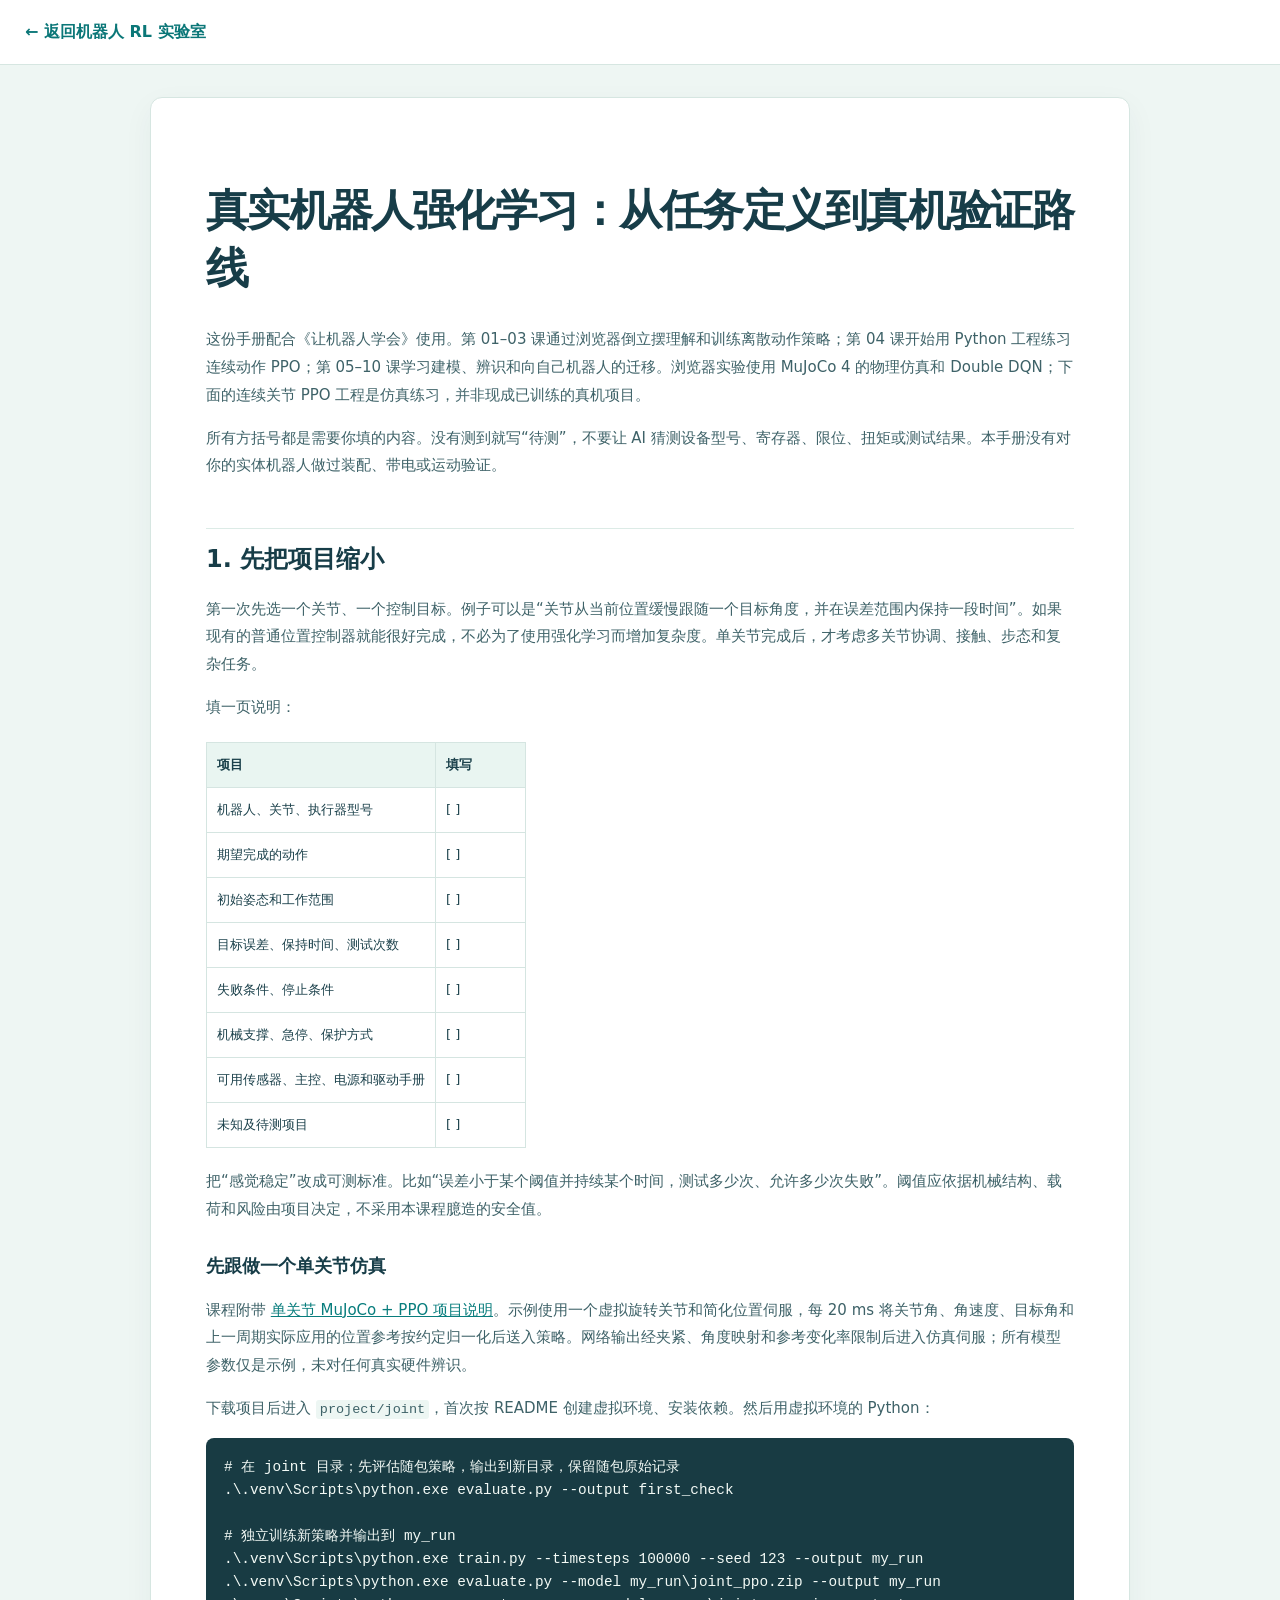
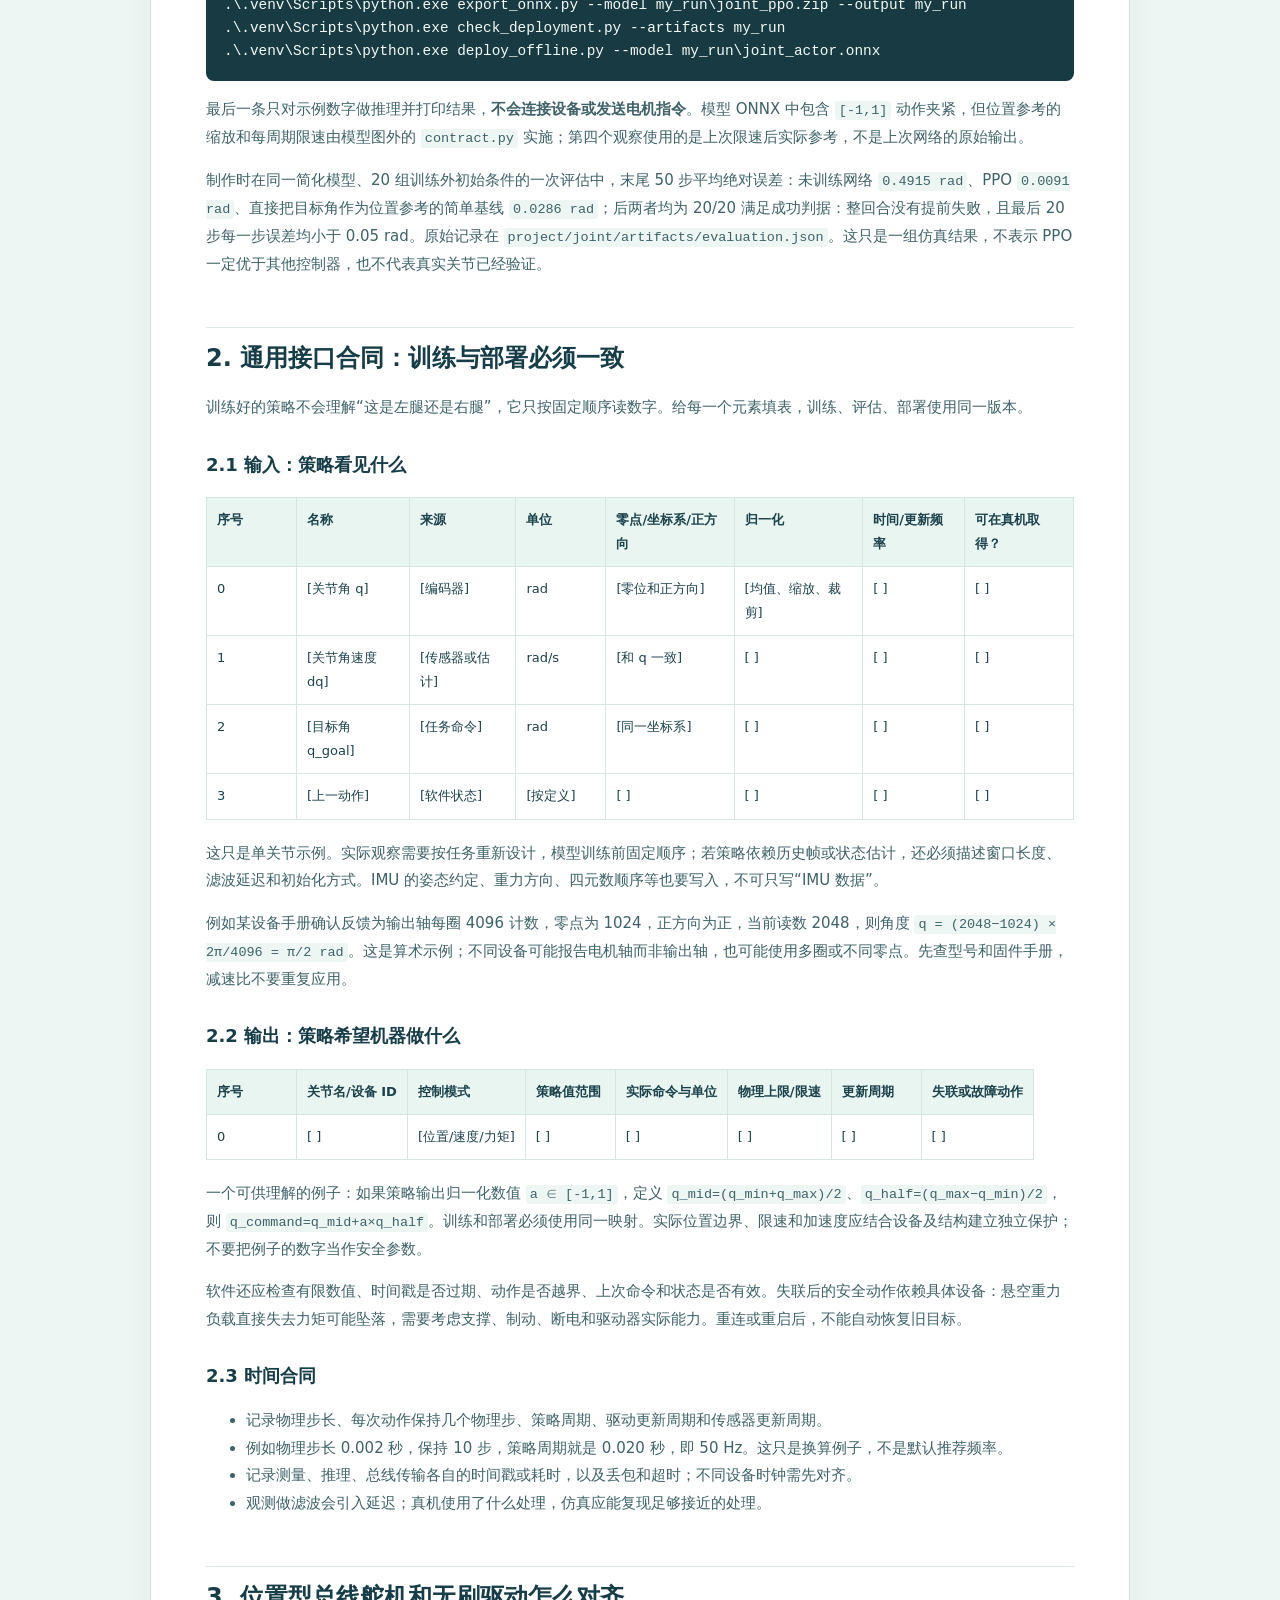
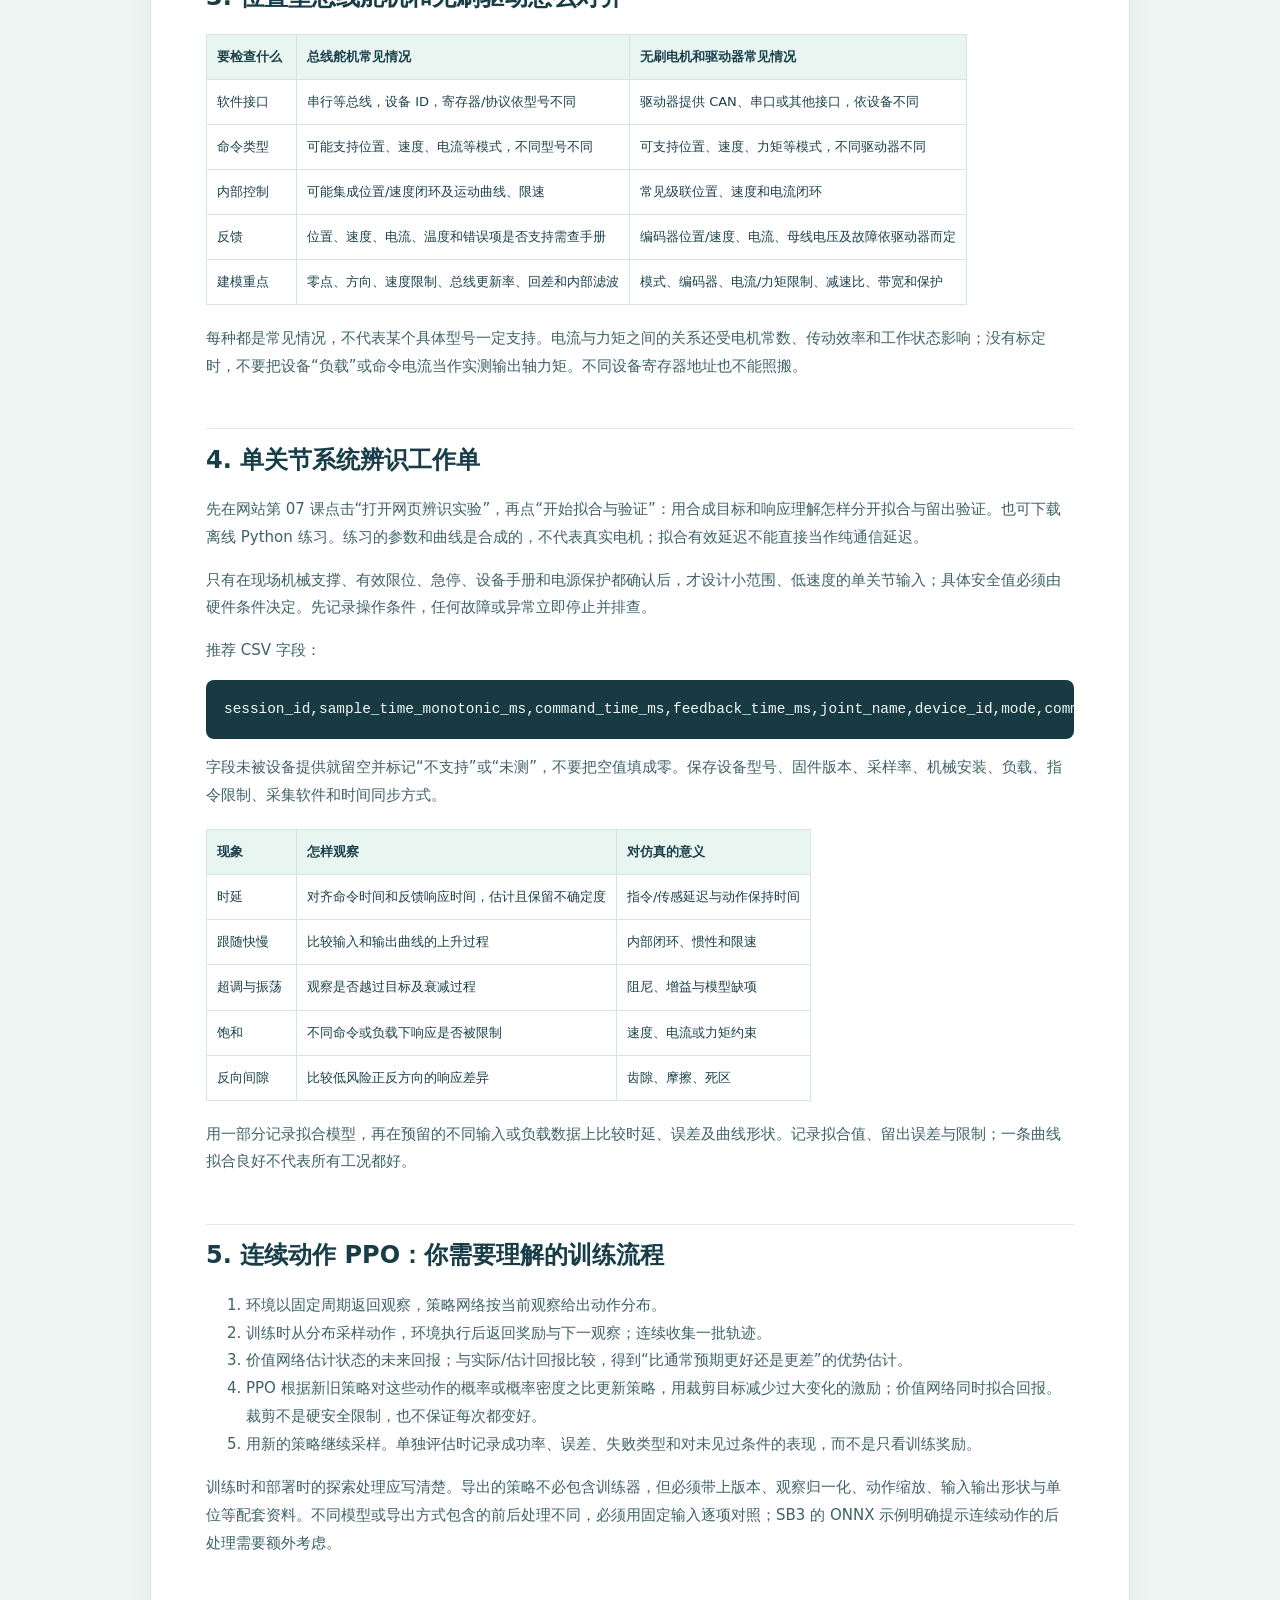
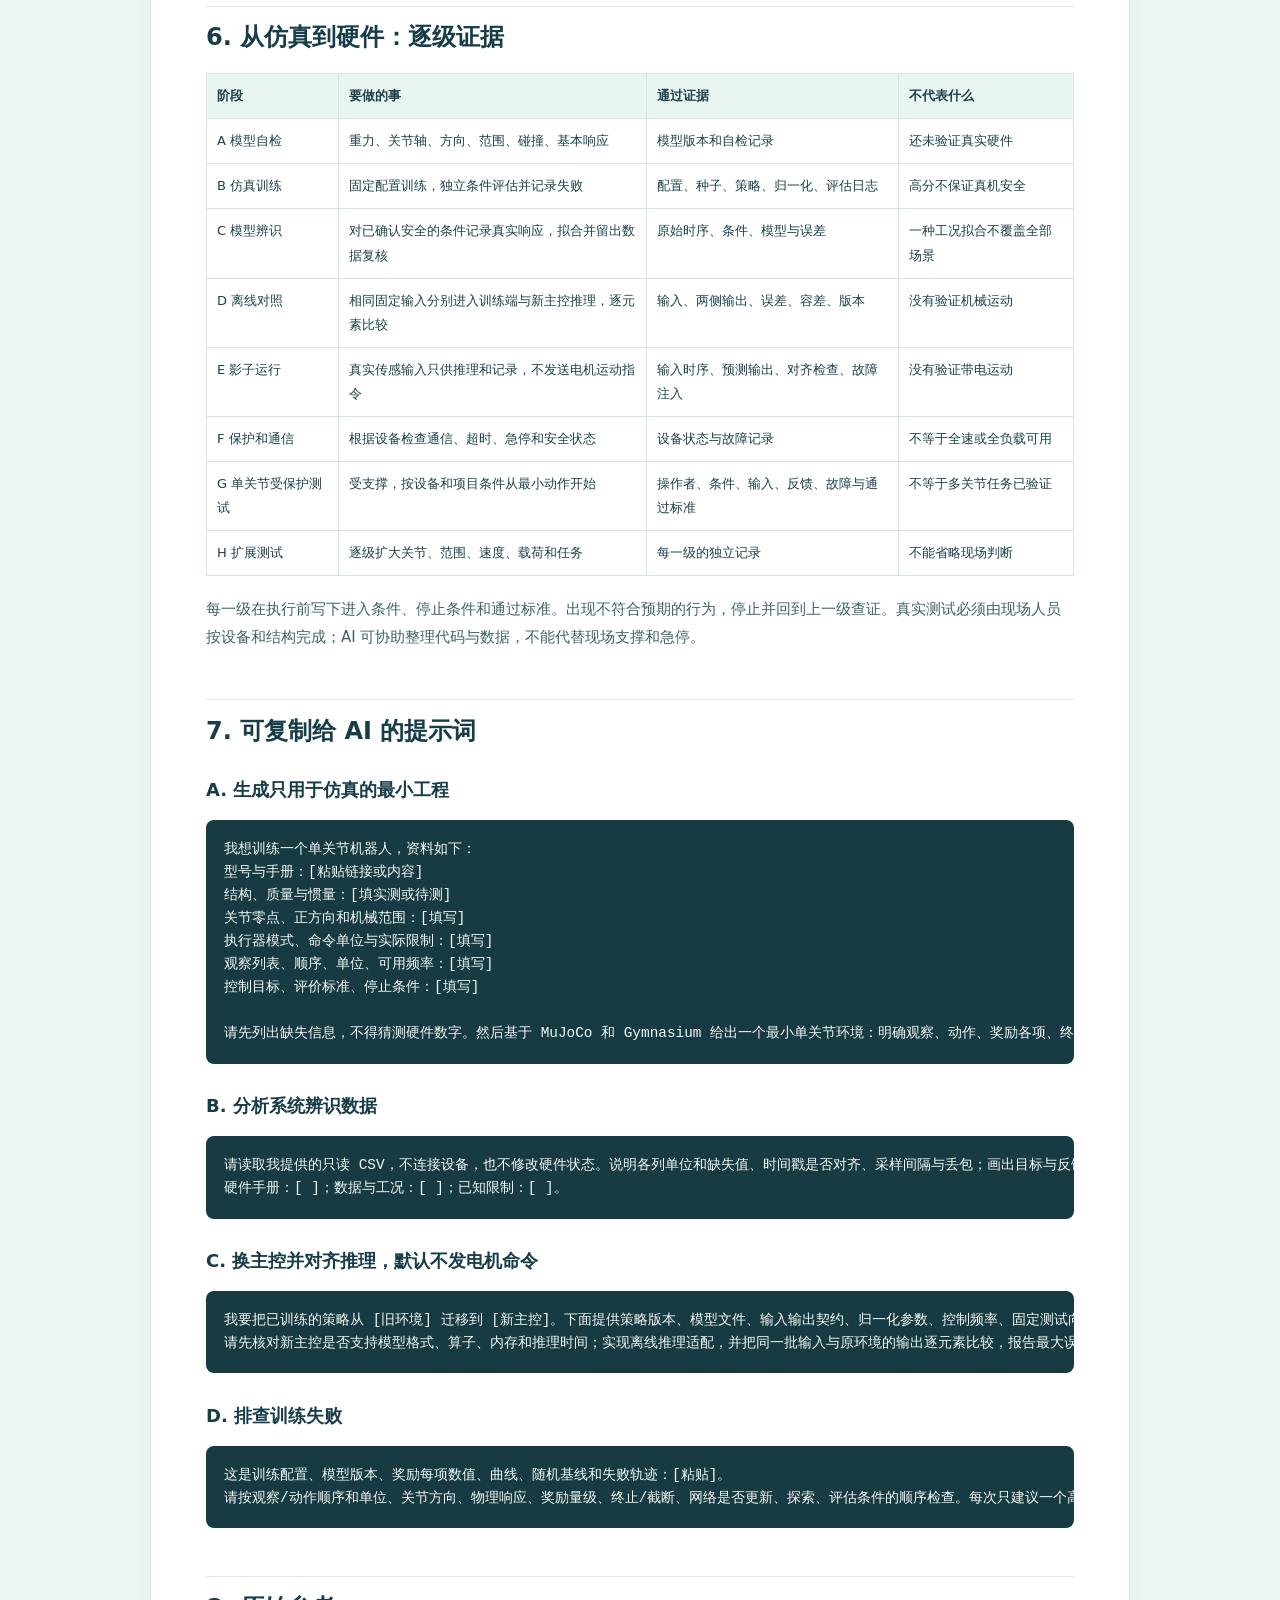
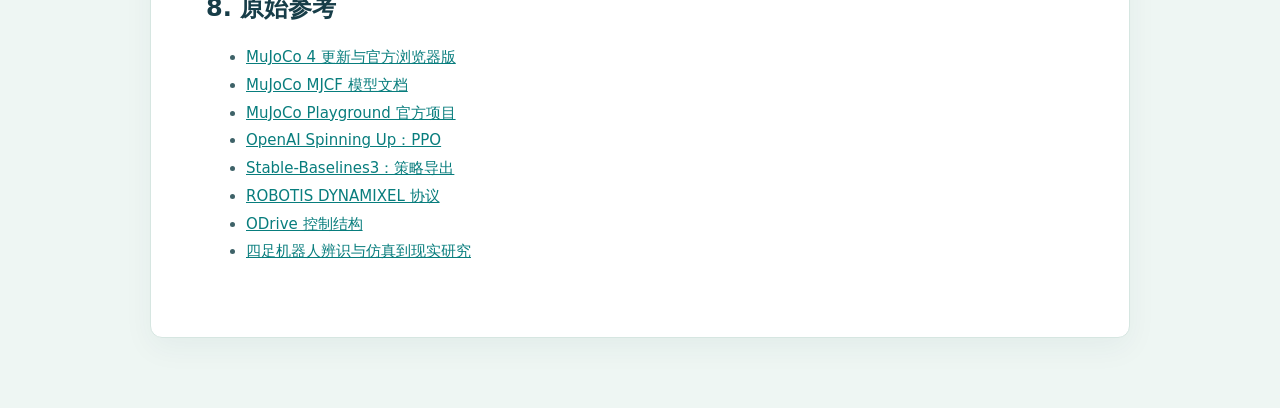
<file: content/guide.html>
<!doctype html>
<html lang="zh-CN"><head><meta charset="utf-8"><meta name="viewport" content="width=device-width,initial-scale=1"><title>真实机器人实战工作手册 | 机器人 RL 实验室</title><link rel="stylesheet" href="../project/guide.css"></head>
<body><header class="top"><a href="../#resources">← 返回机器人 RL 实验室</a></header><main class="paper"><h1>真实机器人强化学习：从任务定义到真机验证路线</h1>
<p>这份手册配合《让机器人学会》使用。第 01–03 课通过浏览器倒立摆理解和训练离散动作策略；第 04 课开始用 Python 工程练习连续动作 PPO；第 05–10 课学习建模、辨识和向自己机器人的迁移。浏览器实验使用 MuJoCo 4 的物理仿真和 Double DQN；下面的连续关节 PPO 工程是仿真练习，并非现成已训练的真机项目。</p>
<p>所有方括号都是需要你填的内容。没有测到就写“待测”，不要让 AI 猜测设备型号、寄存器、限位、扭矩或测试结果。本手册没有对你的实体机器人做过装配、带电或运动验证。</p>
<h2>1. 先把项目缩小</h2>
<p>第一次先选一个关节、一个控制目标。例子可以是“关节从当前位置缓慢跟随一个目标角度，并在误差范围内保持一段时间”。如果现有的普通位置控制器就能很好完成，不必为了使用强化学习而增加复杂度。单关节完成后，才考虑多关节协调、接触、步态和复杂任务。</p>
<p>填一页说明：</p>
<table>
<thead>
<tr>
  <th>项目</th>
  <th>填写</th>
</tr>
</thead>
<tbody>
<tr>
  <td>机器人、关节、执行器型号</td>
  <td>[ ]</td>
</tr>
<tr>
  <td>期望完成的动作</td>
  <td>[ ]</td>
</tr>
<tr>
  <td>初始姿态和工作范围</td>
  <td>[ ]</td>
</tr>
<tr>
  <td>目标误差、保持时间、测试次数</td>
  <td>[ ]</td>
</tr>
<tr>
  <td>失败条件、停止条件</td>
  <td>[ ]</td>
</tr>
<tr>
  <td>机械支撑、急停、保护方式</td>
  <td>[ ]</td>
</tr>
<tr>
  <td>可用传感器、主控、电源和驱动手册</td>
  <td>[ ]</td>
</tr>
<tr>
  <td>未知及待测项目</td>
  <td>[ ]</td>
</tr>
</tbody>
</table>
<p>把“感觉稳定”改成可测标准。比如“误差小于某个阈值并持续某个时间，测试多少次、允许多少次失败”。阈值应依据机械结构、载荷和风险由项目决定，不采用本课程臆造的安全值。</p>
<h3>先跟做一个单关节仿真</h3>
<p>课程附带 <a href="../project/joint/README.md">单关节 MuJoCo + PPO 项目说明</a>。示例使用一个虚拟旋转关节和简化位置伺服，每 20 ms 将关节角、角速度、目标角和上一周期实际应用的位置参考按约定归一化后送入策略。网络输出经夹紧、角度映射和参考变化率限制后进入仿真伺服；所有模型参数仅是示例，未对任何真实硬件辨识。</p>
<p>下载项目后进入 <code>project/joint</code>，首次按 README 创建虚拟环境、安装依赖。然后用虚拟环境的 Python：</p>
<pre><code class="language-powershell"># 在 joint 目录；先评估随包策略，输出到新目录，保留随包原始记录
.\.venv\Scripts\python.exe evaluate.py --output first_check

# 独立训练新策略并输出到 my_run
.\.venv\Scripts\python.exe train.py --timesteps 100000 --seed 123 --output my_run
.\.venv\Scripts\python.exe evaluate.py --model my_run\joint_ppo.zip --output my_run
.\.venv\Scripts\python.exe export_onnx.py --model my_run\joint_ppo.zip --output my_run
.\.venv\Scripts\python.exe check_deployment.py --artifacts my_run
.\.venv\Scripts\python.exe deploy_offline.py --model my_run\joint_actor.onnx
</code></pre>
<p>最后一条只对示例数字做推理并打印结果，<strong>不会连接设备或发送电机指令</strong>。模型 ONNX 中包含 <code>[-1,1]</code> 动作夹紧，但位置参考的缩放和每周期限速由模型图外的 <code>contract.py</code> 实施；第四个观察使用的是上次限速后实际参考，不是上次网络的原始输出。</p>
<p>制作时在同一简化模型、20 组训练外初始条件的一次评估中，末尾 50 步平均绝对误差：未训练网络 <code>0.4915 rad</code>、PPO <code>0.0091 rad</code>、直接把目标角作为位置参考的简单基线 <code>0.0286 rad</code>；后两者均为 20/20 满足成功判据：整回合没有提前失败，且最后 20 步每一步误差均小于 0.05 rad。原始记录在 <code>project/joint/artifacts/evaluation.json</code>。这只是一组仿真结果，不表示 PPO 一定优于其他控制器，也不代表真实关节已经验证。</p>
<h2>2. 通用接口合同：训练与部署必须一致</h2>
<p>训练好的策略不会理解“这是左腿还是右腿”，它只按固定顺序读数字。给每一个元素填表，训练、评估、部署使用同一版本。</p>
<h3>2.1 输入：策略看见什么</h3>
<table>
<thead>
<tr>
  <th>序号</th>
  <th>名称</th>
  <th>来源</th>
  <th>单位</th>
  <th>零点/坐标系/正方向</th>
  <th>归一化</th>
  <th>时间/更新频率</th>
  <th>可在真机取得？</th>
</tr>
</thead>
<tbody>
<tr>
  <td>0</td>
  <td>[关节角 q]</td>
  <td>[编码器]</td>
  <td>rad</td>
  <td>[零位和正方向]</td>
  <td>[均值、缩放、裁剪]</td>
  <td>[ ]</td>
  <td>[ ]</td>
</tr>
<tr>
  <td>1</td>
  <td>[关节角速度 dq]</td>
  <td>[传感器或估计]</td>
  <td>rad/s</td>
  <td>[和 q 一致]</td>
  <td>[ ]</td>
  <td>[ ]</td>
  <td>[ ]</td>
</tr>
<tr>
  <td>2</td>
  <td>[目标角 q_goal]</td>
  <td>[任务命令]</td>
  <td>rad</td>
  <td>[同一坐标系]</td>
  <td>[ ]</td>
  <td>[ ]</td>
  <td>[ ]</td>
</tr>
<tr>
  <td>3</td>
  <td>[上一动作]</td>
  <td>[软件状态]</td>
  <td>[按定义]</td>
  <td>[ ]</td>
  <td>[ ]</td>
  <td>[ ]</td>
  <td>[ ]</td>
</tr>
</tbody>
</table>
<p>这只是单关节示例。实际观察需要按任务重新设计，模型训练前固定顺序；若策略依赖历史帧或状态估计，还必须描述窗口长度、滤波延迟和初始化方式。IMU 的姿态约定、重力方向、四元数顺序等也要写入，不可只写“IMU 数据”。</p>
<p>例如某设备手册确认反馈为输出轴每圈 4096 计数，零点为 1024，正方向为正，当前读数 2048，则角度 <code>q = (2048−1024) × 2π/4096 = π/2 rad</code>。这是算术示例；不同设备可能报告电机轴而非输出轴，也可能使用多圈或不同零点。先查型号和固件手册，减速比不要重复应用。</p>
<h3>2.2 输出：策略希望机器做什么</h3>
<table>
<thead>
<tr>
  <th>序号</th>
  <th>关节名/设备 ID</th>
  <th>控制模式</th>
  <th>策略值范围</th>
  <th>实际命令与单位</th>
  <th>物理上限/限速</th>
  <th>更新周期</th>
  <th>失联或故障动作</th>
</tr>
</thead>
<tbody>
<tr>
  <td>0</td>
  <td>[ ]</td>
  <td>[位置/速度/力矩]</td>
  <td>[ ]</td>
  <td>[ ]</td>
  <td>[ ]</td>
  <td>[ ]</td>
  <td>[ ]</td>
</tr>
</tbody>
</table>
<p>一个可供理解的例子：如果策略输出归一化数值 <code>a ∈ [-1,1]</code>，定义 <code>q_mid=(q_min+q_max)/2</code>、<code>q_half=(q_max−q_min)/2</code>，则 <code>q_command=q_mid+a×q_half</code>。训练和部署必须使用同一映射。实际位置边界、限速和加速度应结合设备及结构建立独立保护；不要把例子的数字当作安全参数。</p>
<p>软件还应检查有限数值、时间戳是否过期、动作是否越界、上次命令和状态是否有效。失联后的安全动作依赖具体设备：悬空重力负载直接失去力矩可能坠落，需要考虑支撑、制动、断电和驱动器实际能力。重连或重启后，不能自动恢复旧目标。</p>
<h3>2.3 时间合同</h3>
<ul>
<li>记录物理步长、每次动作保持几个物理步、策略周期、驱动更新周期和传感器更新周期。</li>
<li>例如物理步长 0.002 秒，保持 10 步，策略周期就是 0.020 秒，即 50 Hz。这只是换算例子，不是默认推荐频率。</li>
<li>记录测量、推理、总线传输各自的时间戳或耗时，以及丢包和超时；不同设备时钟需先对齐。</li>
<li>观测做滤波会引入延迟；真机使用了什么处理，仿真应能复现足够接近的处理。</li>
</ul>
<h2>3. 位置型总线舵机和无刷驱动怎么对齐</h2>
<table>
<thead>
<tr>
  <th>要检查什么</th>
  <th>总线舵机常见情况</th>
  <th>无刷电机和驱动器常见情况</th>
</tr>
</thead>
<tbody>
<tr>
  <td>软件接口</td>
  <td>串行等总线，设备 ID，寄存器/协议依型号不同</td>
  <td>驱动器提供 CAN、串口或其他接口，依设备不同</td>
</tr>
<tr>
  <td>命令类型</td>
  <td>可能支持位置、速度、电流等模式，不同型号不同</td>
  <td>可支持位置、速度、力矩等模式，不同驱动器不同</td>
</tr>
<tr>
  <td>内部控制</td>
  <td>可能集成位置/速度闭环及运动曲线、限速</td>
  <td>常见级联位置、速度和电流闭环</td>
</tr>
<tr>
  <td>反馈</td>
  <td>位置、速度、电流、温度和错误项是否支持需查手册</td>
  <td>编码器位置/速度、电流、母线电压及故障依驱动器而定</td>
</tr>
<tr>
  <td>建模重点</td>
  <td>零点、方向、速度限制、总线更新率、回差和内部滤波</td>
  <td>模式、编码器、电流/力矩限制、减速比、带宽和保护</td>
</tr>
</tbody>
</table>
<p>每种都是常见情况，不代表某个具体型号一定支持。电流与力矩之间的关系还受电机常数、传动效率和工作状态影响；没有标定时，不要把设备“负载”或命令电流当作实测输出轴力矩。不同设备寄存器地址也不能照搬。</p>
<h2>4. 单关节系统辨识工作单</h2>
<p>先在网站第 07 课点击“打开网页辨识实验”，再点“开始拟合与验证”：用合成目标和响应理解怎样分开拟合与留出验证。也可下载离线 Python 练习。练习的参数和曲线是合成的，不代表真实电机；拟合有效延迟不能直接当作纯通信延迟。</p>
<p>只有在现场机械支撑、有效限位、急停、设备手册和电源保护都确认后，才设计小范围、低速度的单关节输入；具体安全值必须由硬件条件决定。先记录操作条件，任何故障或异常立即停止并排查。</p>
<p>推荐 CSV 字段：</p>
<pre><code class="language-text">session_id,sample_time_monotonic_ms,command_time_ms,feedback_time_ms,joint_name,device_id,mode,command_value,command_unit,position_raw,position_rad,velocity_rad_s,measured_current_A,bus_voltage_V,temperature_C,feedback_age_ms,device_error,limit_flag,note
</code></pre>
<p>字段未被设备提供就留空并标记“不支持”或“未测”，不要把空值填成零。保存设备型号、固件版本、采样率、机械安装、负载、指令限制、采集软件和时间同步方式。</p>
<table>
<thead>
<tr>
  <th>现象</th>
  <th>怎样观察</th>
  <th>对仿真的意义</th>
</tr>
</thead>
<tbody>
<tr>
  <td>时延</td>
  <td>对齐命令时间和反馈响应时间，估计且保留不确定度</td>
  <td>指令/传感延迟与动作保持时间</td>
</tr>
<tr>
  <td>跟随快慢</td>
  <td>比较输入和输出曲线的上升过程</td>
  <td>内部闭环、惯性和限速</td>
</tr>
<tr>
  <td>超调与振荡</td>
  <td>观察是否越过目标及衰减过程</td>
  <td>阻尼、增益与模型缺项</td>
</tr>
<tr>
  <td>饱和</td>
  <td>不同命令或负载下响应是否被限制</td>
  <td>速度、电流或力矩约束</td>
</tr>
<tr>
  <td>反向间隙</td>
  <td>比较低风险正反方向的响应差异</td>
  <td>齿隙、摩擦、死区</td>
</tr>
</tbody>
</table>
<p>用一部分记录拟合模型，再在预留的不同输入或负载数据上比较时延、误差及曲线形状。记录拟合值、留出误差与限制；一条曲线拟合良好不代表所有工况都好。</p>
<h2>5. 连续动作 PPO：你需要理解的训练流程</h2>
<ol>
<li>环境以固定周期返回观察，策略网络按当前观察给出动作分布。</li>
<li>训练时从分布采样动作，环境执行后返回奖励与下一观察；连续收集一批轨迹。</li>
<li>价值网络估计状态的未来回报；与实际/估计回报比较，得到“比通常预期更好还是更差”的优势估计。</li>
<li>PPO 根据新旧策略对这些动作的概率或概率密度之比更新策略，用裁剪目标减少过大变化的激励；价值网络同时拟合回报。裁剪不是硬安全限制，也不保证每次都变好。</li>
<li>用新的策略继续采样。单独评估时记录成功率、误差、失败类型和对未见过条件的表现，而不是只看训练奖励。</li>
</ol>
<p>训练时和部署时的探索处理应写清楚。导出的策略不必包含训练器，但必须带上版本、观察归一化、动作缩放、输入输出形状与单位等配套资料。不同模型或导出方式包含的前后处理不同，必须用固定输入逐项对照；SB3 的 ONNX 示例明确提示连续动作的后处理需要额外考虑。</p>
<h2>6. 从仿真到硬件：逐级证据</h2>
<table>
<thead>
<tr>
  <th>阶段</th>
  <th>要做的事</th>
  <th>通过证据</th>
  <th>不代表什么</th>
</tr>
</thead>
<tbody>
<tr>
  <td>A 模型自检</td>
  <td>重力、关节轴、方向、范围、碰撞、基本响应</td>
  <td>模型版本和自检记录</td>
  <td>还未验证真实硬件</td>
</tr>
<tr>
  <td>B 仿真训练</td>
  <td>固定配置训练，独立条件评估并记录失败</td>
  <td>配置、种子、策略、归一化、评估日志</td>
  <td>高分不保证真机安全</td>
</tr>
<tr>
  <td>C 模型辨识</td>
  <td>对已确认安全的条件记录真实响应，拟合并留出数据复核</td>
  <td>原始时序、条件、模型与误差</td>
  <td>一种工况拟合不覆盖全部场景</td>
</tr>
<tr>
  <td>D 离线对照</td>
  <td>相同固定输入分别进入训练端与新主控推理，逐元素比较</td>
  <td>输入、两侧输出、误差、容差、版本</td>
  <td>没有验证机械运动</td>
</tr>
<tr>
  <td>E 影子运行</td>
  <td>真实传感输入只供推理和记录，不发送电机运动指令</td>
  <td>输入时序、预测输出、对齐检查、故障注入</td>
  <td>没有验证带电运动</td>
</tr>
<tr>
  <td>F 保护和通信</td>
  <td>根据设备检查通信、超时、急停和安全状态</td>
  <td>设备状态与故障记录</td>
  <td>不等于全速或全负载可用</td>
</tr>
<tr>
  <td>G 单关节受保护测试</td>
  <td>受支撑，按设备和项目条件从最小动作开始</td>
  <td>操作者、条件、输入、反馈、故障与通过标准</td>
  <td>不等于多关节任务已验证</td>
</tr>
<tr>
  <td>H 扩展测试</td>
  <td>逐级扩大关节、范围、速度、载荷和任务</td>
  <td>每一级的独立记录</td>
  <td>不能省略现场判断</td>
</tr>
</tbody>
</table>
<p>每一级在执行前写下进入条件、停止条件和通过标准。出现不符合预期的行为，停止并回到上一级查证。真实测试必须由现场人员按设备和结构完成；AI 可协助整理代码与数据，不能代替现场支撑和急停。</p>
<h2>7. 可复制给 AI 的提示词</h2>
<h3>A. 生成只用于仿真的最小工程</h3>
<pre><code class="language-text">我想训练一个单关节机器人，资料如下：
型号与手册：[粘贴链接或内容]
结构、质量与惯量：[填实测或待测]
关节零点、正方向和机械范围：[填写]
执行器模式、命令单位与实际限制：[填写]
观察列表、顺序、单位、可用频率：[填写]
控制目标、评价标准、停止条件：[填写]

请先列出缺失信息，不得猜测硬件数字。然后基于 MuJoCo 和 Gymnasium 给出一个最小单关节环境：明确观察、动作、奖励各项、终止与截断、物理步长和控制周期。选适合连续动作的 PPO 并给出训练、保存、独立多回合评估、简单控制基线和固定随机种子复现步骤。包含可以自动运行的环境接口及数值测试，并记录版本和依赖。工程默认仅运行仿真，不连接或控制真实电机。说明哪些内容未经验证。
</code></pre>
<h3>B. 分析系统辨识数据</h3>
<pre><code class="language-text">请读取我提供的只读 CSV，不连接设备，也不修改硬件状态。说明各列单位和缺失值、时间戳是否对齐、采样间隔与丢包；画出目标与反馈位置、速度以及误差；估计响应延迟、上升过程、超调和饱和迹象，并标注不确定度。将记录按不同测试回合划分为拟合组和独立验证组，建议一组可解释的仿真参数与误差指标。不要把命令值当成实测值，也不要把空电流字段填成零。
硬件手册：[ ]；数据与工况：[ ]；已知限制：[ ]。
</code></pre>
<h3>C. 换主控并对齐推理，默认不发电机命令</h3>
<pre><code class="language-text">我要把已训练的策略从 [旧环境] 迁移到 [新主控]。下面提供策略版本、模型文件、输入输出契约、归一化参数、控制频率、固定测试向量和驱动手册：[粘贴]。
请先核对新主控是否支持模型格式、算子、内存和推理时间；实现离线推理适配，并把同一批输入与原环境的输出逐元素比较，报告最大误差和容差。明确动作缩放、限幅、数据类型和前后处理是否包含在模型中。再设计只记录不发送运动命令的影子模式和超时/故障状态机。未经我针对具体设备确认，不生成默认自动使能或自动恢复旧目标的行为。列出需要现场核验的安全状态及尚未验证的项目。
</code></pre>
<h3>D. 排查训练失败</h3>
<pre><code class="language-text">这是训练配置、模型版本、奖励每项数值、曲线、随机基线和失败轨迹：[粘贴]。
请按观察/动作顺序和单位、关节方向、物理响应、奖励量级、终止/截断、网络是否更新、探索、评估条件的顺序检查。每次只建议一个高价值改动，给出可证伪的检查方法和预计现象。不要根据一局高分宣称成功，也不要编造已经运行的结果。
</code></pre>
<h2>8. 原始参考</h2>
<ul>
<li><a href="https://github.com/google-deepmind/mujoco/discussions/3773">MuJoCo 4 更新与官方浏览器版</a></li>
<li><a href="https://mujoco.readthedocs.io/en/latest/XMLreference.html">MuJoCo MJCF 模型文档</a></li>
<li><a href="https://github.com/google-deepmind/mujoco_playground">MuJoCo Playground 官方项目</a></li>
<li><a href="https://spinningup.openai.com/en/latest/algorithms/ppo.html">OpenAI Spinning Up：PPO</a></li>
<li><a href="https://stable-baselines3.readthedocs.io/en/master/guide/export.html">Stable-Baselines3：策略导出</a></li>
<li><a href="https://emanual.robotis.com/docs/en/dxl/protocol2/">ROBOTIS DYNAMIXEL 协议</a></li>
<li><a href="https://docs.odriverobotics.com/v/latest/manual/control.html">ODrive 控制结构</a></li>
<li><a href="https://arxiv.org/abs/1804.10332">四足机器人辨识与仿真到现实研究</a></li>
</ul>
</main></body></html>
</file>
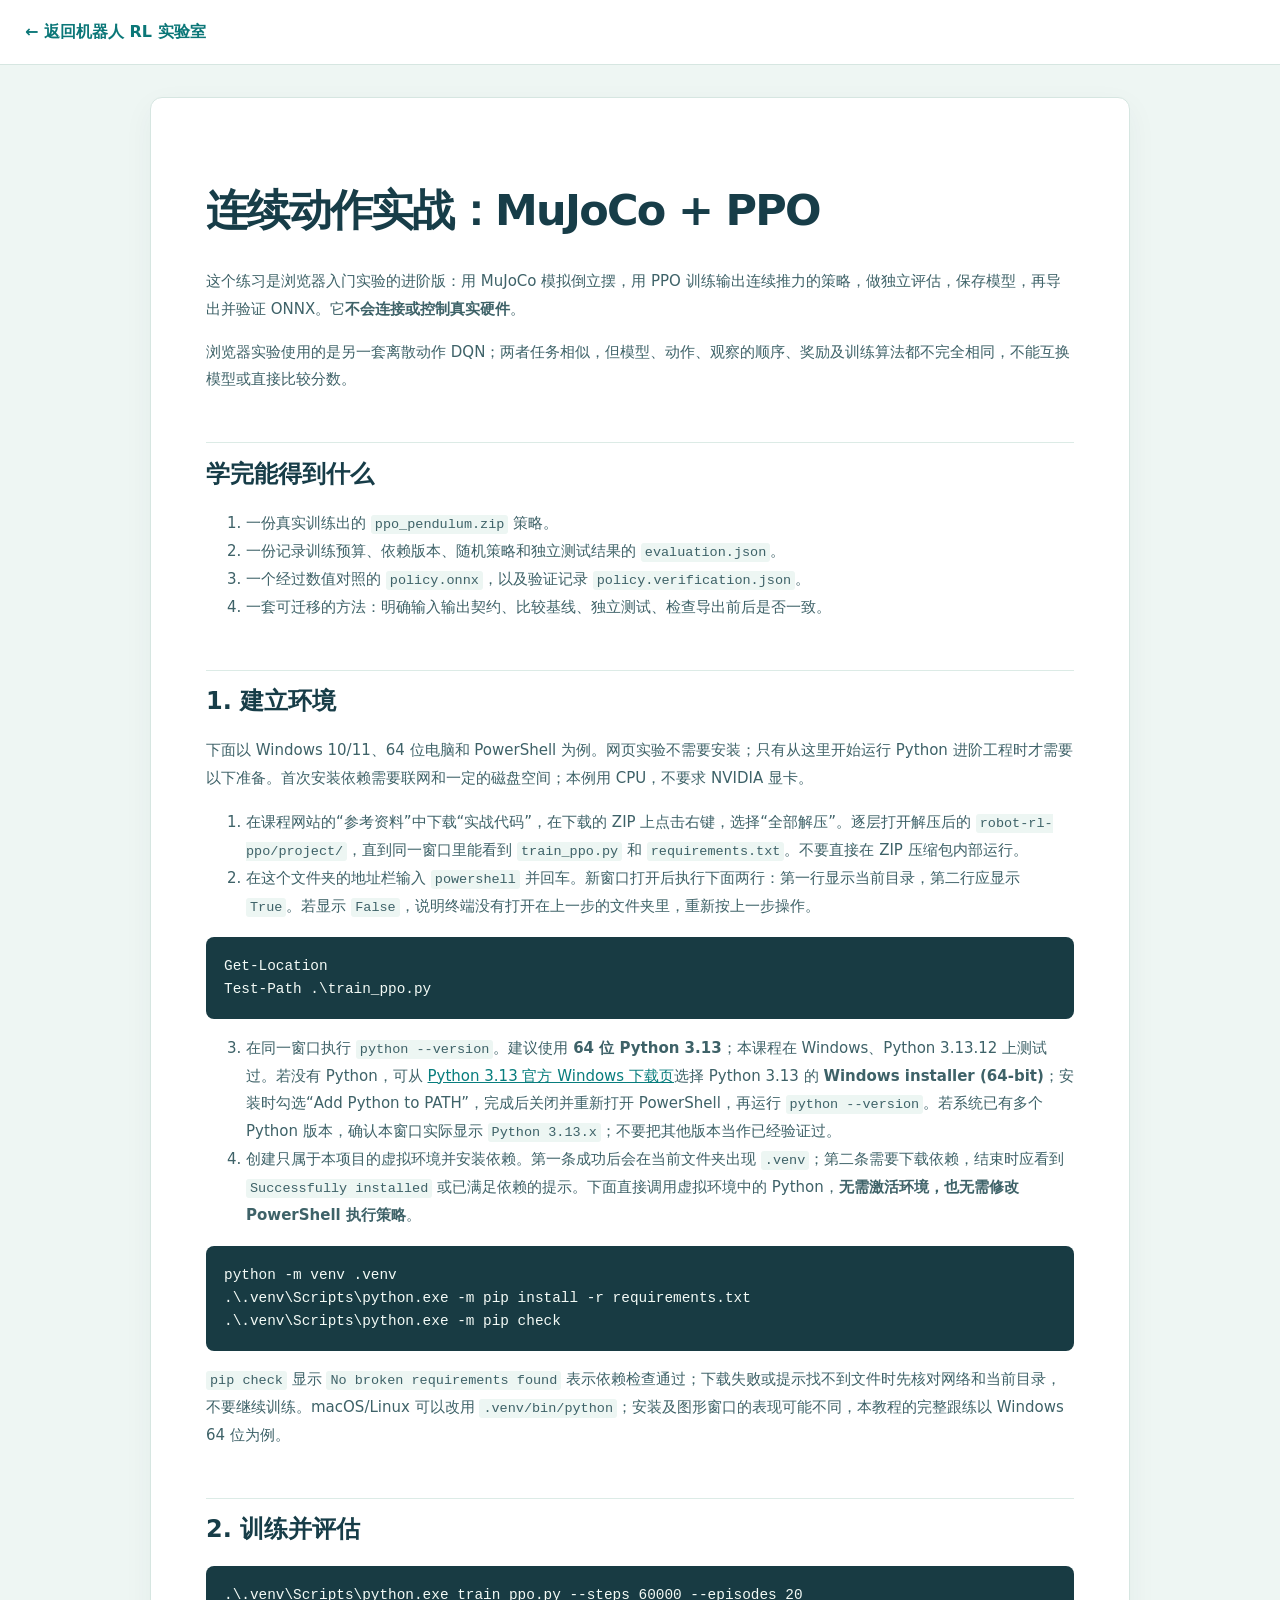
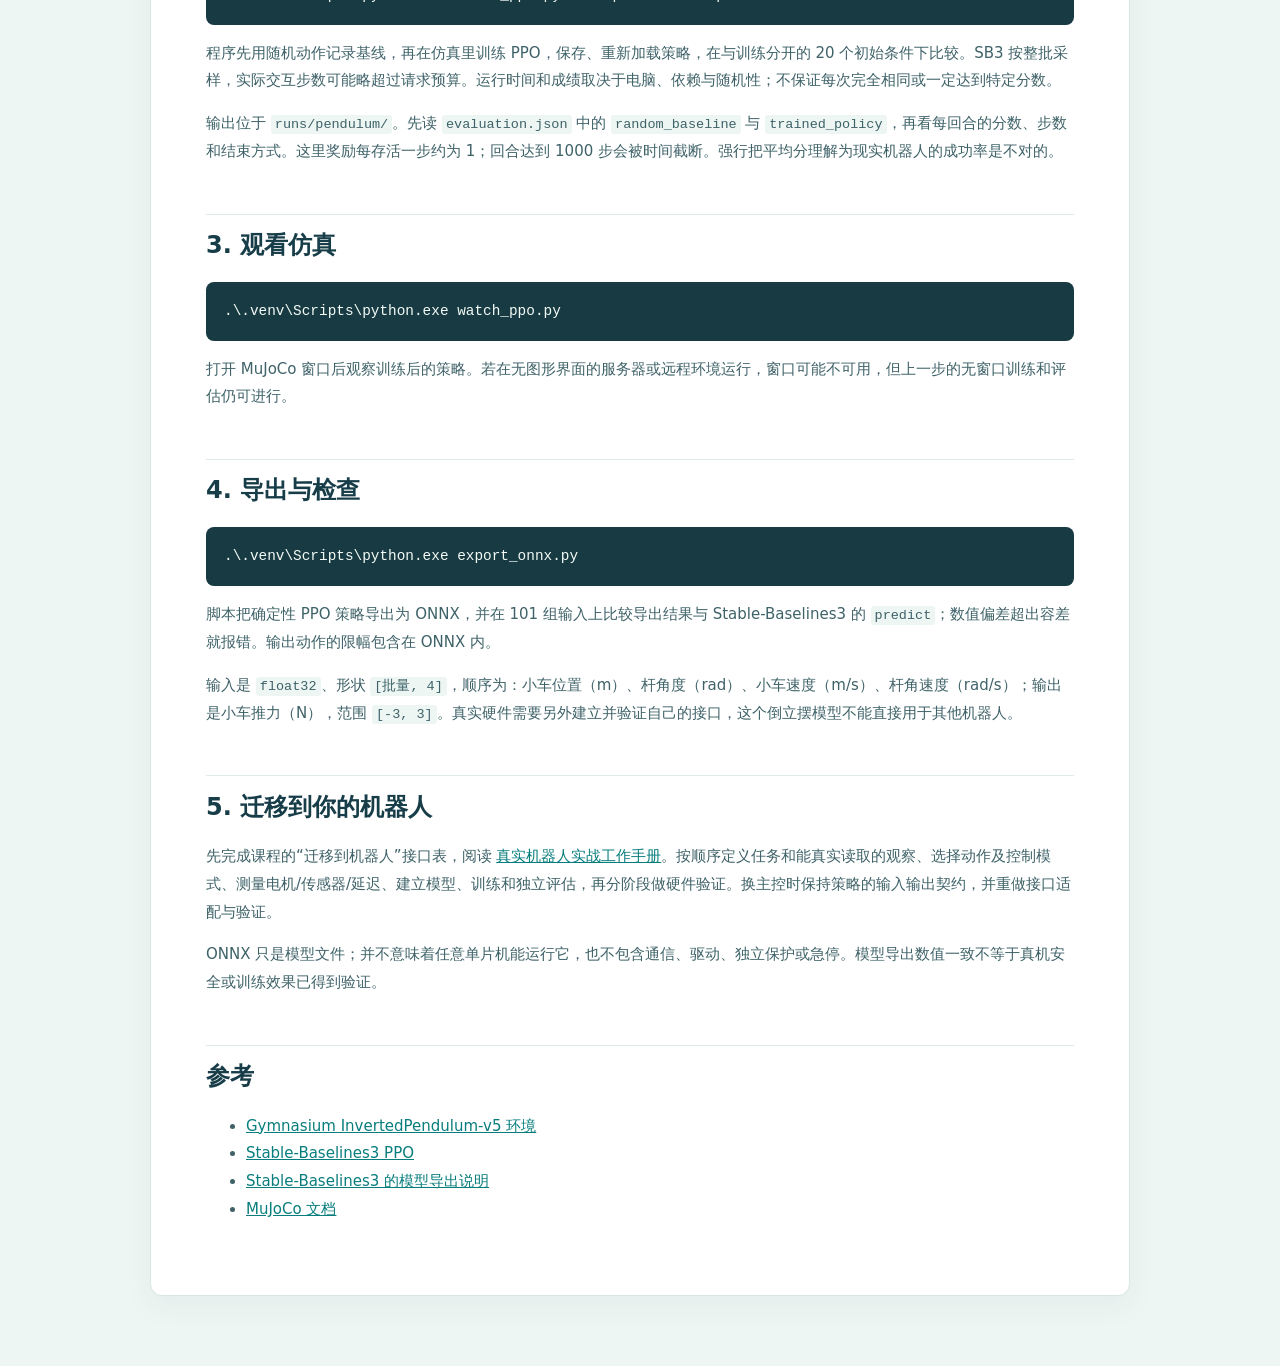
<file: project/guide.html>
<!doctype html>
<html lang="zh-CN"><head><meta charset="utf-8"><meta name="viewport" content="width=device-width,initial-scale=1"><title>连续动作 PPO 实战 | 机器人 RL 实验室</title><link rel="stylesheet" href="../project/guide.css"></head>
<body><header class="top"><a href="../#resources">← 返回机器人 RL 实验室</a></header><main class="paper"><h1>连续动作实战：MuJoCo + PPO</h1>
<p>这个练习是浏览器入门实验的进阶版：用 MuJoCo 模拟倒立摆，用 PPO 训练输出连续推力的策略，做独立评估，保存模型，再导出并验证 ONNX。它<strong>不会连接或控制真实硬件</strong>。</p>
<p>浏览器实验使用的是另一套离散动作 DQN；两者任务相似，但模型、动作、观察的顺序、奖励及训练算法都不完全相同，不能互换模型或直接比较分数。</p>
<h2>学完能得到什么</h2>
<ol>
<li>一份真实训练出的 <code>ppo_pendulum.zip</code> 策略。</li>
<li>一份记录训练预算、依赖版本、随机策略和独立测试结果的 <code>evaluation.json</code>。</li>
<li>一个经过数值对照的 <code>policy.onnx</code>，以及验证记录 <code>policy.verification.json</code>。</li>
<li>一套可迁移的方法：明确输入输出契约、比较基线、独立测试、检查导出前后是否一致。</li>
</ol>
<h2>1. 建立环境</h2>
<p>下面以 Windows 10/11、64 位电脑和 PowerShell 为例。网页实验不需要安装；只有从这里开始运行 Python 进阶工程时才需要以下准备。首次安装依赖需要联网和一定的磁盘空间；本例用 CPU，不要求 NVIDIA 显卡。</p>
<ol>
<li>在课程网站的“参考资料”中下载“实战代码”，在下载的 ZIP 上点击右键，选择“全部解压”。逐层打开解压后的 <code>robot-rl-ppo/project/</code>，直到同一窗口里能看到 <code>train_ppo.py</code> 和 <code>requirements.txt</code>。不要直接在 ZIP 压缩包内部运行。</li>
<li>在这个文件夹的地址栏输入 <code>powershell</code> 并回车。新窗口打开后执行下面两行：第一行显示当前目录，第二行应显示 <code>True</code>。若显示 <code>False</code>，说明终端没有打开在上一步的文件夹里，重新按上一步操作。</li>
</ol>
<pre><code class="language-powershell">Get-Location
Test-Path .\train_ppo.py
</code></pre>
<ol start="3">
<li>在同一窗口执行 <code>python --version</code>。建议使用 <strong>64 位 Python 3.13</strong>；本课程在 Windows、Python 3.13.12 上测试过。若没有 Python，可从 <a href="https://www.python.org/downloads/windows/">Python 3.13 官方 Windows 下载页</a>选择 Python 3.13 的 <strong>Windows installer (64-bit)</strong>；安装时勾选“Add Python to PATH”，完成后关闭并重新打开 PowerShell，再运行 <code>python --version</code>。若系统已有多个 Python 版本，确认本窗口实际显示 <code>Python 3.13.x</code>；不要把其他版本当作已经验证过。</li>
<li>创建只属于本项目的虚拟环境并安装依赖。第一条成功后会在当前文件夹出现 <code>.venv</code>；第二条需要下载依赖，结束时应看到 <code>Successfully installed</code> 或已满足依赖的提示。下面直接调用虚拟环境中的 Python，<strong>无需激活环境，也无需修改 PowerShell 执行策略</strong>。</li>
</ol>
<pre><code class="language-powershell">python -m venv .venv
.\.venv\Scripts\python.exe -m pip install -r requirements.txt
.\.venv\Scripts\python.exe -m pip check
</code></pre>
<p><code>pip check</code> 显示 <code>No broken requirements found</code> 表示依赖检查通过；下载失败或提示找不到文件时先核对网络和当前目录，不要继续训练。macOS/Linux 可以改用 <code>.venv/bin/python</code>；安装及图形窗口的表现可能不同，本教程的完整跟练以 Windows 64 位为例。</p>
<h2>2. 训练并评估</h2>
<pre><code class="language-powershell">.\.venv\Scripts\python.exe train_ppo.py --steps 60000 --episodes 20
</code></pre>
<p>程序先用随机动作记录基线，再在仿真里训练 PPO，保存、重新加载策略，在与训练分开的 20 个初始条件下比较。SB3 按整批采样，实际交互步数可能略超过请求预算。运行时间和成绩取决于电脑、依赖与随机性；不保证每次完全相同或一定达到特定分数。</p>
<p>输出位于 <code>runs/pendulum/</code>。先读 <code>evaluation.json</code> 中的 <code>random_baseline</code> 与 <code>trained_policy</code>，再看每回合的分数、步数和结束方式。这里奖励每存活一步约为 1；回合达到 1000 步会被时间截断。强行把平均分理解为现实机器人的成功率是不对的。</p>
<h2>3. 观看仿真</h2>
<pre><code class="language-powershell">.\.venv\Scripts\python.exe watch_ppo.py
</code></pre>
<p>打开 MuJoCo 窗口后观察训练后的策略。若在无图形界面的服务器或远程环境运行，窗口可能不可用，但上一步的无窗口训练和评估仍可进行。</p>
<h2>4. 导出与检查</h2>
<pre><code class="language-powershell">.\.venv\Scripts\python.exe export_onnx.py
</code></pre>
<p>脚本把确定性 PPO 策略导出为 ONNX，并在 101 组输入上比较导出结果与 Stable-Baselines3 的 <code>predict</code>；数值偏差超出容差就报错。输出动作的限幅包含在 ONNX 内。</p>
<p>输入是 <code>float32</code>、形状 <code>[批量, 4]</code>，顺序为：小车位置（m）、杆角度（rad）、小车速度（m/s）、杆角速度（rad/s）；输出是小车推力（N），范围 <code>[-3, 3]</code>。真实硬件需要另外建立并验证自己的接口，这个倒立摆模型不能直接用于其他机器人。</p>
<h2>5. 迁移到你的机器人</h2>
<p>先完成课程的“迁移到机器人”接口表，阅读 <a href="../content/guide.html">真实机器人实战工作手册</a>。按顺序定义任务和能真实读取的观察、选择动作及控制模式、测量电机/传感器/延迟、建立模型、训练和独立评估，再分阶段做硬件验证。换主控时保持策略的输入输出契约，并重做接口适配与验证。</p>
<p>ONNX 只是模型文件；并不意味着任意单片机能运行它，也不包含通信、驱动、独立保护或急停。模型导出数值一致不等于真机安全或训练效果已得到验证。</p>
<h2>参考</h2>
<ul>
<li><a href="https://gymnasium.farama.org/environments/mujoco/inverted_pendulum/">Gymnasium InvertedPendulum-v5 环境</a></li>
<li><a href="https://stable-baselines3.readthedocs.io/en/master/modules/ppo.html">Stable-Baselines3 PPO</a></li>
<li><a href="https://stable-baselines3.readthedocs.io/en/master/guide/export.html">Stable-Baselines3 的模型导出说明</a></li>
<li><a href="https://mujoco.readthedocs.io/">MuJoCo 文档</a></li>
</ul>
</main></body></html>
</file>
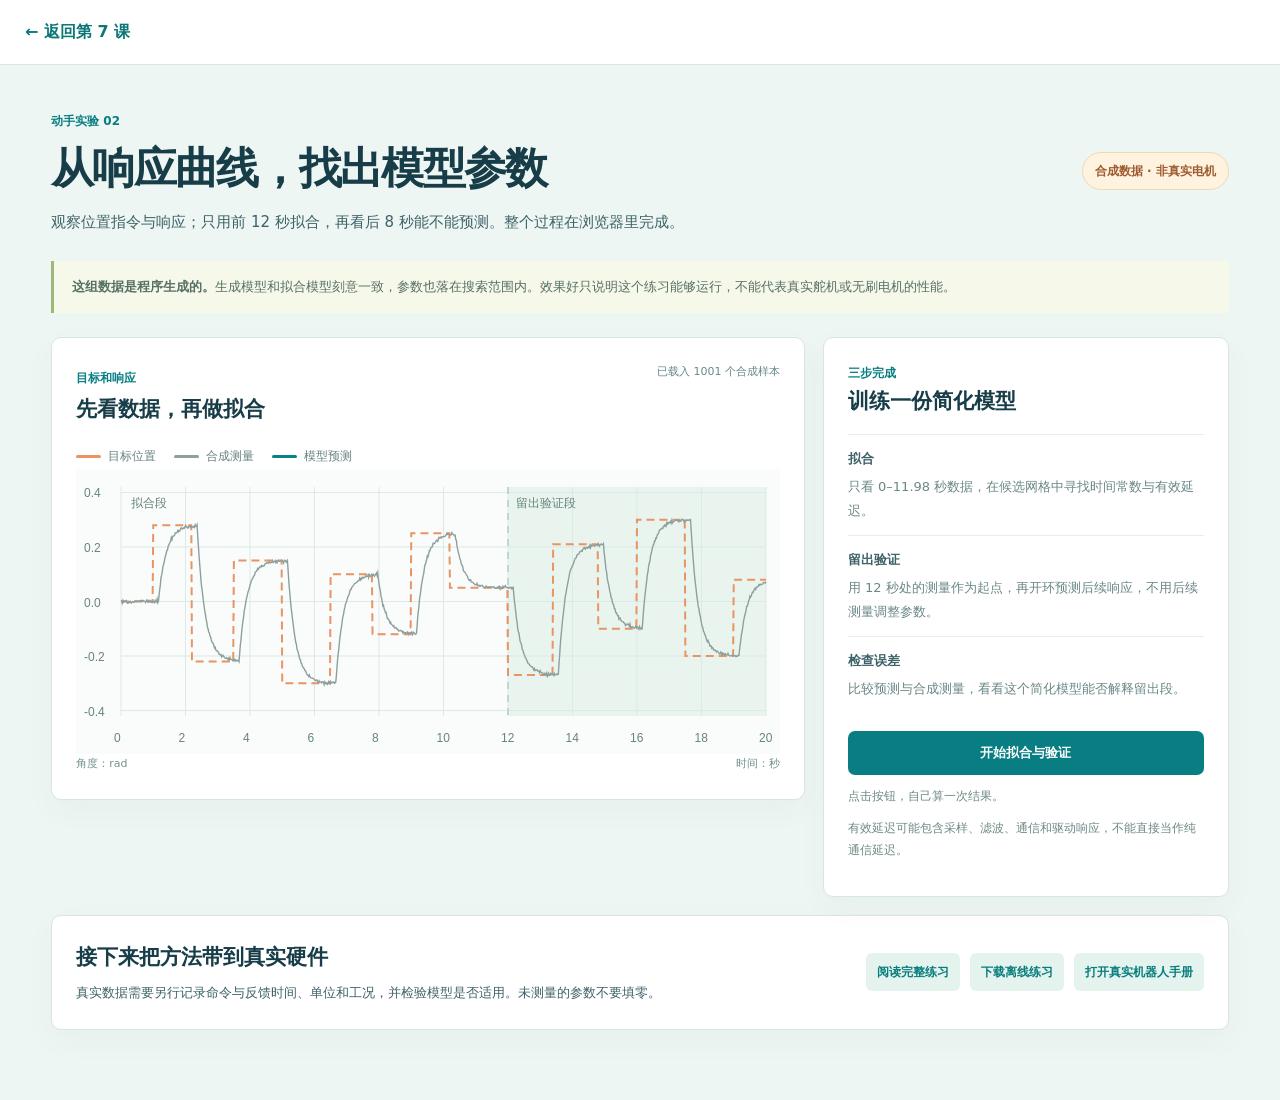
<file: content/identification_demo/browser.html>
<!doctype html>
<html lang="zh-CN">
<head>
  <meta charset="utf-8">
  <meta name="viewport" content="width=device-width,initial-scale=1">
  <title>辨识实验｜机器人 RL 实验室</title>
  <link rel="stylesheet" href="../../project/guide.css">
  <link rel="stylesheet" href="browser.css">
  <script defer src="browser.js"></script>
</head>
<body>
  <header class="top"><a href="../../#lesson/07">← 返回第 7 课</a></header>
  <main class="experiment">
    <div class="heading"><div><span class="kicker">动手实验 02</span><h1>从响应曲线，找出模型参数</h1><p>观察位置指令与响应；只用前 12 秒拟合，再看后 8 秒能不能预测。整个过程在浏览器里完成。</p></div><span class="badge">合成数据 · 非真实电机</span></div>
    <div class="notice"><strong>这组数据是程序生成的。</strong>生成模型和拟合模型刻意一致，参数也落在搜索范围内。效果好只说明这个练习能够运行，不能代表真实舵机或无刷电机的性能。</div>
    <div class="layout"><section class="graph-card">
      <div class="graph-top"><div><span class="kicker">目标和响应</span><h2>先看数据，再做拟合</h2></div><span id="data-status" role="status">正在加载数据…</span></div>
      <div class="legend"><span><i class="target"></i>目标位置</span><span><i class="measured"></i>合成测量</span><span><i class="prediction"></i>模型预测</span></div>
      <canvas id="graph" width="1160" height="470" role="img" aria-label="合成伺服目标、测量和拟合曲线。前 12 秒为拟合段，后 8 秒为留出验证段。"></canvas>
      <div class="axis-caption"><span>角度：rad</span><span>时间：秒</span></div>
    </section><aside class="action-card">
      <div class="kicker">三步完成</div><h2>训练一份简化模型</h2>
      <ol><li><b>拟合</b><span>只看 0–11.98 秒数据，在候选网格中寻找时间常数与有效延迟。</span></li><li><b>留出验证</b><span>用 12 秒处的测量作为起点，再开环预测后续响应，不用后续测量调整参数。</span></li><li><b>检查误差</b><span>比较预测与合成测量，看看这个简化模型能否解释留出段。</span></li></ol>
      <button id="fit" disabled>开始拟合与验证</button><p class="fine" id="fit-status" aria-live="polite">数据加载后即可开始。</p>
      <div class="results" id="results" hidden><div><span>估计时间常数 τ</span><strong id="tau">—</strong></div><div><span>估计有效延迟</span><strong id="delay">—</strong></div><div><span>留出验证 RMSE</span><strong id="rmse">—</strong></div></div>
      <p class="fine">有效延迟可能包含采样、滤波、通信和驱动响应，不能直接当作纯通信延迟。</p>
    </aside></div>
    <div class="next"><div><h2>接下来把方法带到真实硬件</h2><p>真实数据需要另行记录命令与反馈时间、单位和工况，并检验模型是否适用。未测量的参数不要填零。</p></div><div class="links"><a href="guide.html">阅读完整练习</a><a href="../identification_demo.zip" download>下载离线练习</a><a href="../guide.html">打开真实机器人手册</a></div></div>
  </main>
</body>
</html>
</file>
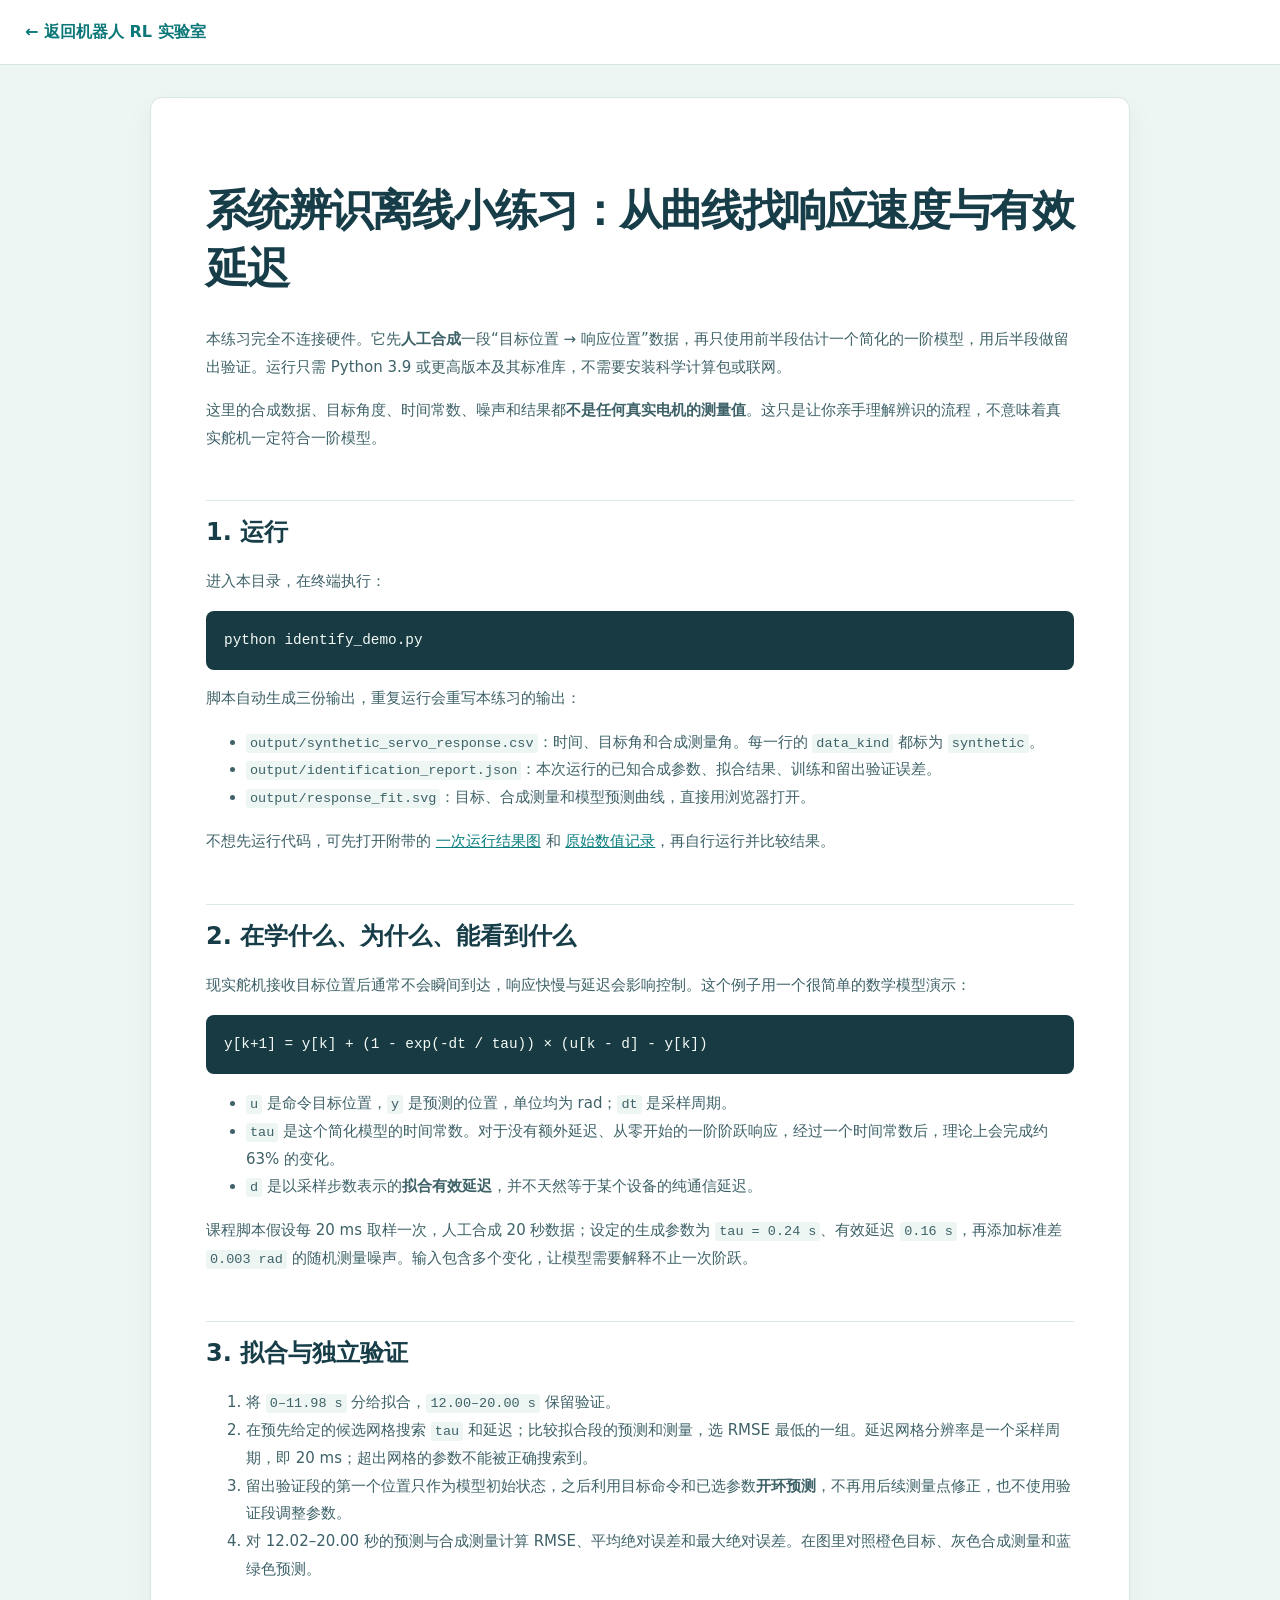
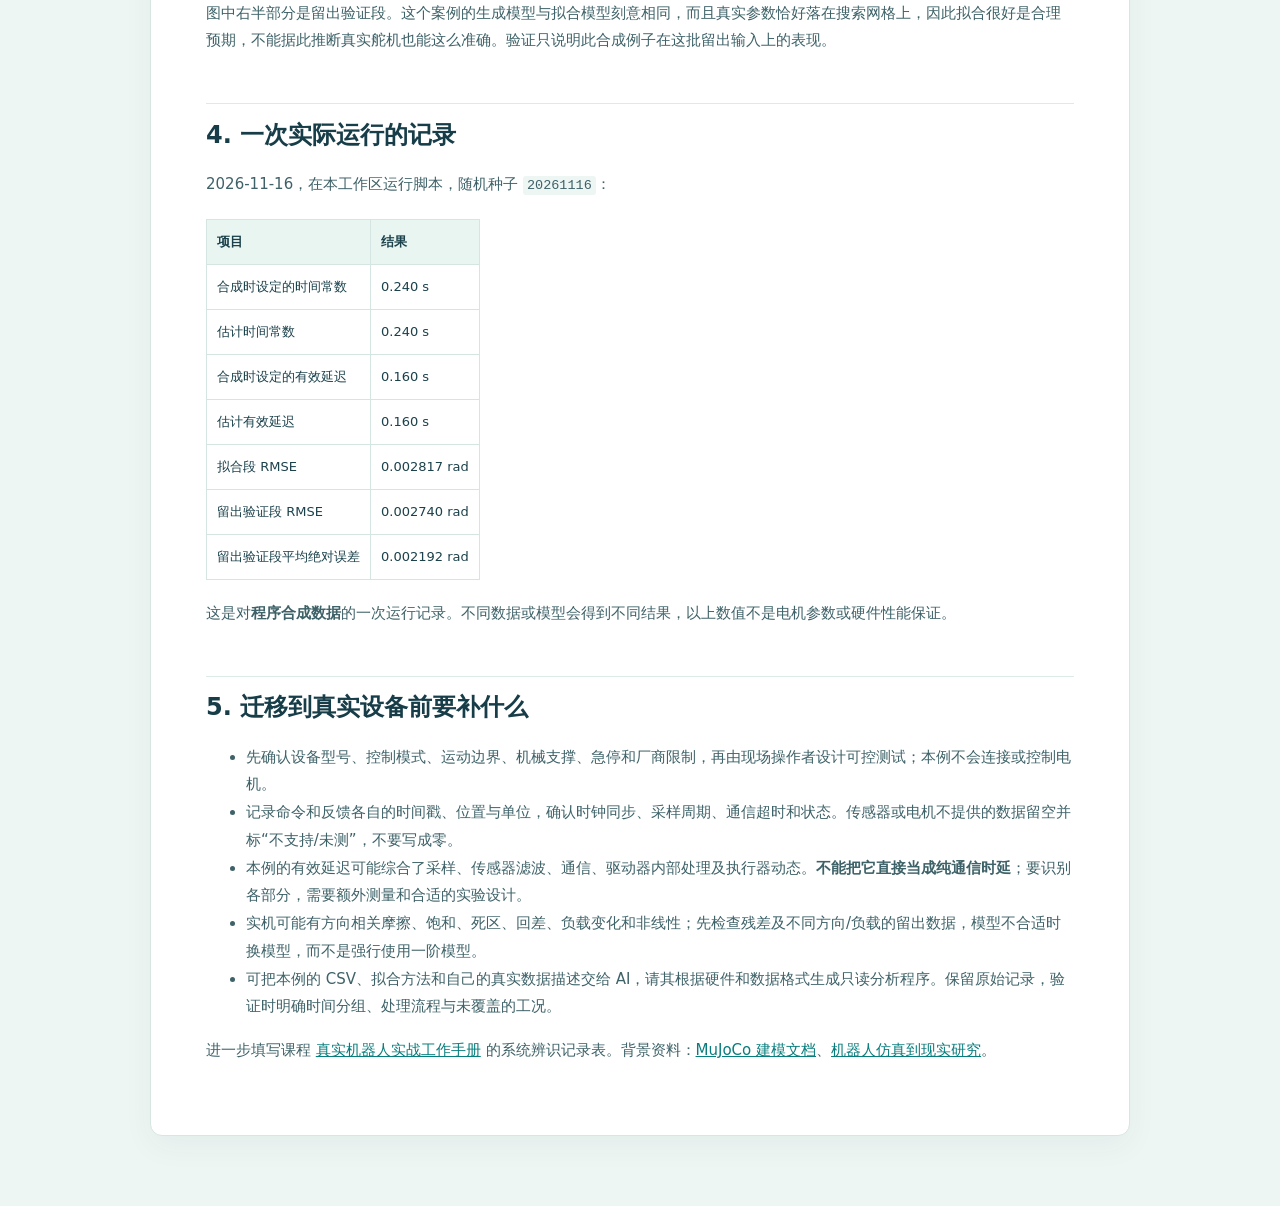
<file: content/identification_demo/guide.html>
<!doctype html>
<html lang="zh-CN"><head><meta charset="utf-8"><meta name="viewport" content="width=device-width,initial-scale=1"><title>系统辨识离线练习 | 机器人 RL 实验室</title><link rel="stylesheet" href="../../project/guide.css"></head>
<body><header class="top"><a href="../../#resources">← 返回机器人 RL 实验室</a></header><main class="paper"><h1>系统辨识离线小练习：从曲线找响应速度与有效延迟</h1>
<p>本练习完全不连接硬件。它先<strong>人工合成</strong>一段“目标位置 → 响应位置”数据，再只使用前半段估计一个简化的一阶模型，用后半段做留出验证。运行只需 Python 3.9 或更高版本及其标准库，不需要安装科学计算包或联网。</p>
<p>这里的合成数据、目标角度、时间常数、噪声和结果都<strong>不是任何真实电机的测量值</strong>。这只是让你亲手理解辨识的流程，不意味着真实舵机一定符合一阶模型。</p>
<h2>1. 运行</h2>
<p>进入本目录，在终端执行：</p>
<pre><code class="language-powershell">python identify_demo.py
</code></pre>
<p>脚本自动生成三份输出，重复运行会重写本练习的输出：</p>
<ul>
<li><code>output/synthetic_servo_response.csv</code>：时间、目标角和合成测量角。每一行的 <code>data_kind</code> 都标为 <code>synthetic</code>。</li>
<li><code>output/identification_report.json</code>：本次运行的已知合成参数、拟合结果、训练和留出验证误差。</li>
<li><code>output/response_fit.svg</code>：目标、合成测量和模型预测曲线，直接用浏览器打开。</li>
</ul>
<p>不想先运行代码，可先打开附带的 <a href="output/response_fit.svg">一次运行结果图</a> 和 <a href="output/identification_report.json">原始数值记录</a>，再自行运行并比较结果。</p>
<h2>2. 在学什么、为什么、能看到什么</h2>
<p>现实舵机接收目标位置后通常不会瞬间到达，响应快慢与延迟会影响控制。这个例子用一个很简单的数学模型演示：</p>
<pre><code class="language-text">y[k+1] = y[k] + (1 - exp(-dt / tau)) × (u[k - d] - y[k])
</code></pre>
<ul>
<li><code>u</code> 是命令目标位置，<code>y</code> 是预测的位置，单位均为 rad；<code>dt</code> 是采样周期。</li>
<li><code>tau</code> 是这个简化模型的时间常数。对于没有额外延迟、从零开始的一阶阶跃响应，经过一个时间常数后，理论上会完成约 63% 的变化。</li>
<li><code>d</code> 是以采样步数表示的<strong>拟合有效延迟</strong>，并不天然等于某个设备的纯通信延迟。</li>
</ul>
<p>课程脚本假设每 20 ms 取样一次，人工合成 20 秒数据；设定的生成参数为 <code>tau = 0.24 s</code>、有效延迟 <code>0.16 s</code>，再添加标准差 <code>0.003 rad</code> 的随机测量噪声。输入包含多个变化，让模型需要解释不止一次阶跃。</p>
<h2>3. 拟合与独立验证</h2>
<ol>
<li>将 <code>0–11.98 s</code> 分给拟合，<code>12.00–20.00 s</code> 保留验证。</li>
<li>在预先给定的候选网格搜索 <code>tau</code> 和延迟；比较拟合段的预测和测量，选 RMSE 最低的一组。延迟网格分辨率是一个采样周期，即 20 ms；超出网格的参数不能被正确搜索到。</li>
<li>留出验证段的第一个位置只作为模型初始状态，之后利用目标命令和已选参数<strong>开环预测</strong>，不再用后续测量点修正，也不使用验证段调整参数。</li>
<li>对 12.02–20.00 秒的预测与合成测量计算 RMSE、平均绝对误差和最大绝对误差。在图里对照橙色目标、灰色合成测量和蓝绿色预测。</li>
</ol>
<p>图中右半部分是留出验证段。这个案例的生成模型与拟合模型刻意相同，而且真实参数恰好落在搜索网格上，因此拟合很好是合理预期，不能据此推断真实舵机也能这么准确。验证只说明此合成例子在这批留出输入上的表现。</p>
<h2>4. 一次实际运行的记录</h2>
<p>2026-11-16，在本工作区运行脚本，随机种子 <code>20261116</code>：</p>
<table>
<thead>
<tr>
  <th>项目</th>
  <th>结果</th>
</tr>
</thead>
<tbody>
<tr>
  <td>合成时设定的时间常数</td>
  <td>0.240 s</td>
</tr>
<tr>
  <td>估计时间常数</td>
  <td>0.240 s</td>
</tr>
<tr>
  <td>合成时设定的有效延迟</td>
  <td>0.160 s</td>
</tr>
<tr>
  <td>估计有效延迟</td>
  <td>0.160 s</td>
</tr>
<tr>
  <td>拟合段 RMSE</td>
  <td>0.002817 rad</td>
</tr>
<tr>
  <td>留出验证段 RMSE</td>
  <td>0.002740 rad</td>
</tr>
<tr>
  <td>留出验证段平均绝对误差</td>
  <td>0.002192 rad</td>
</tr>
</tbody>
</table>
<p>这是对<strong>程序合成数据</strong>的一次运行记录。不同数据或模型会得到不同结果，以上数值不是电机参数或硬件性能保证。</p>
<h2>5. 迁移到真实设备前要补什么</h2>
<ul>
<li>先确认设备型号、控制模式、运动边界、机械支撑、急停和厂商限制，再由现场操作者设计可控测试；本例不会连接或控制电机。</li>
<li>记录命令和反馈各自的时间戳、位置与单位，确认时钟同步、采样周期、通信超时和状态。传感器或电机不提供的数据留空并标“不支持/未测”，不要写成零。</li>
<li>本例的有效延迟可能综合了采样、传感器滤波、通信、驱动器内部处理及执行器动态。<strong>不能把它直接当成纯通信时延</strong>；要识别各部分，需要额外测量和合适的实验设计。</li>
<li>实机可能有方向相关摩擦、饱和、死区、回差、负载变化和非线性；先检查残差及不同方向/负载的留出数据，模型不合适时换模型，而不是强行使用一阶模型。</li>
<li>可把本例的 CSV、拟合方法和自己的真实数据描述交给 AI，请其根据硬件和数据格式生成只读分析程序。保留原始记录，验证时明确时间分组、处理流程与未覆盖的工况。</li>
</ul>
<p>进一步填写课程 <a href="../guide.html">真实机器人实战工作手册</a> 的系统辨识记录表。背景资料：<a href="https://mujoco.readthedocs.io/en/latest/modeling.html">MuJoCo 建模文档</a>、<a href="https://arxiv.org/abs/1804.10332">机器人仿真到现实研究</a>。</p>
</main></body></html>
</file>
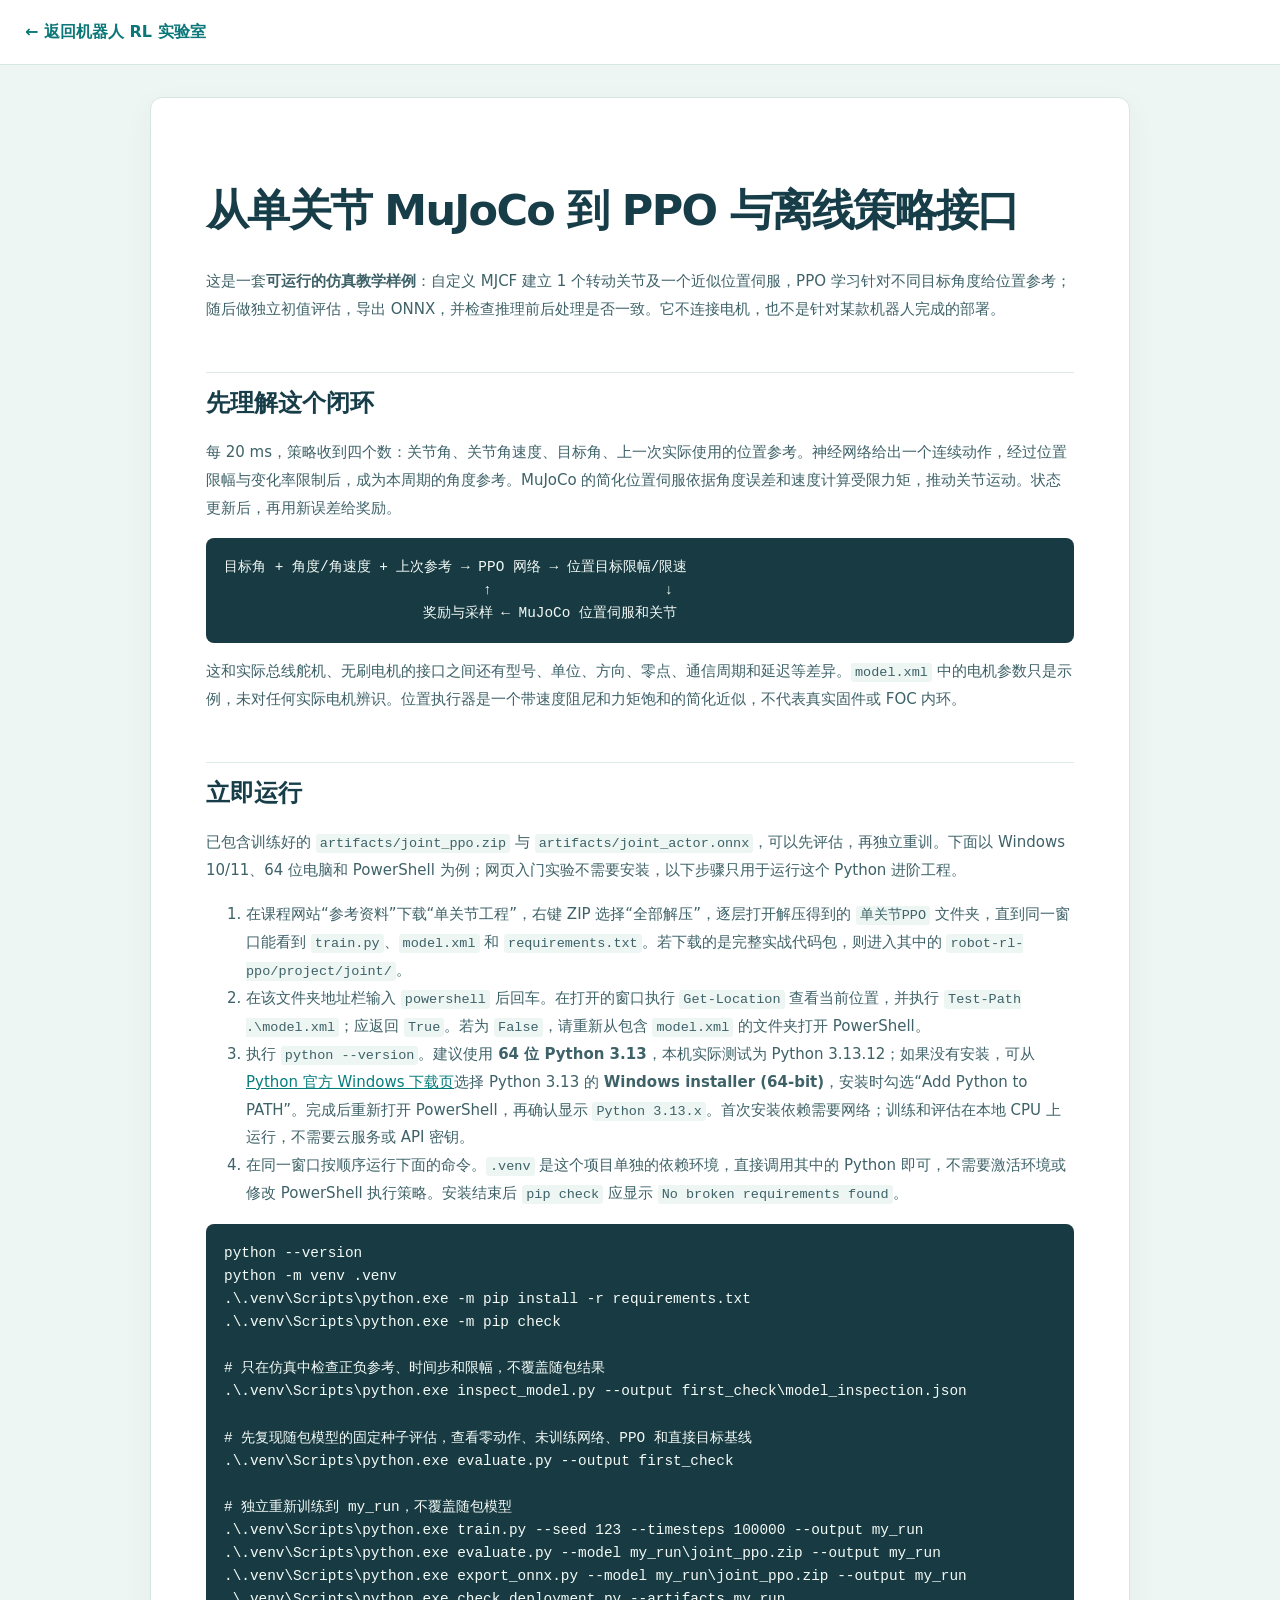
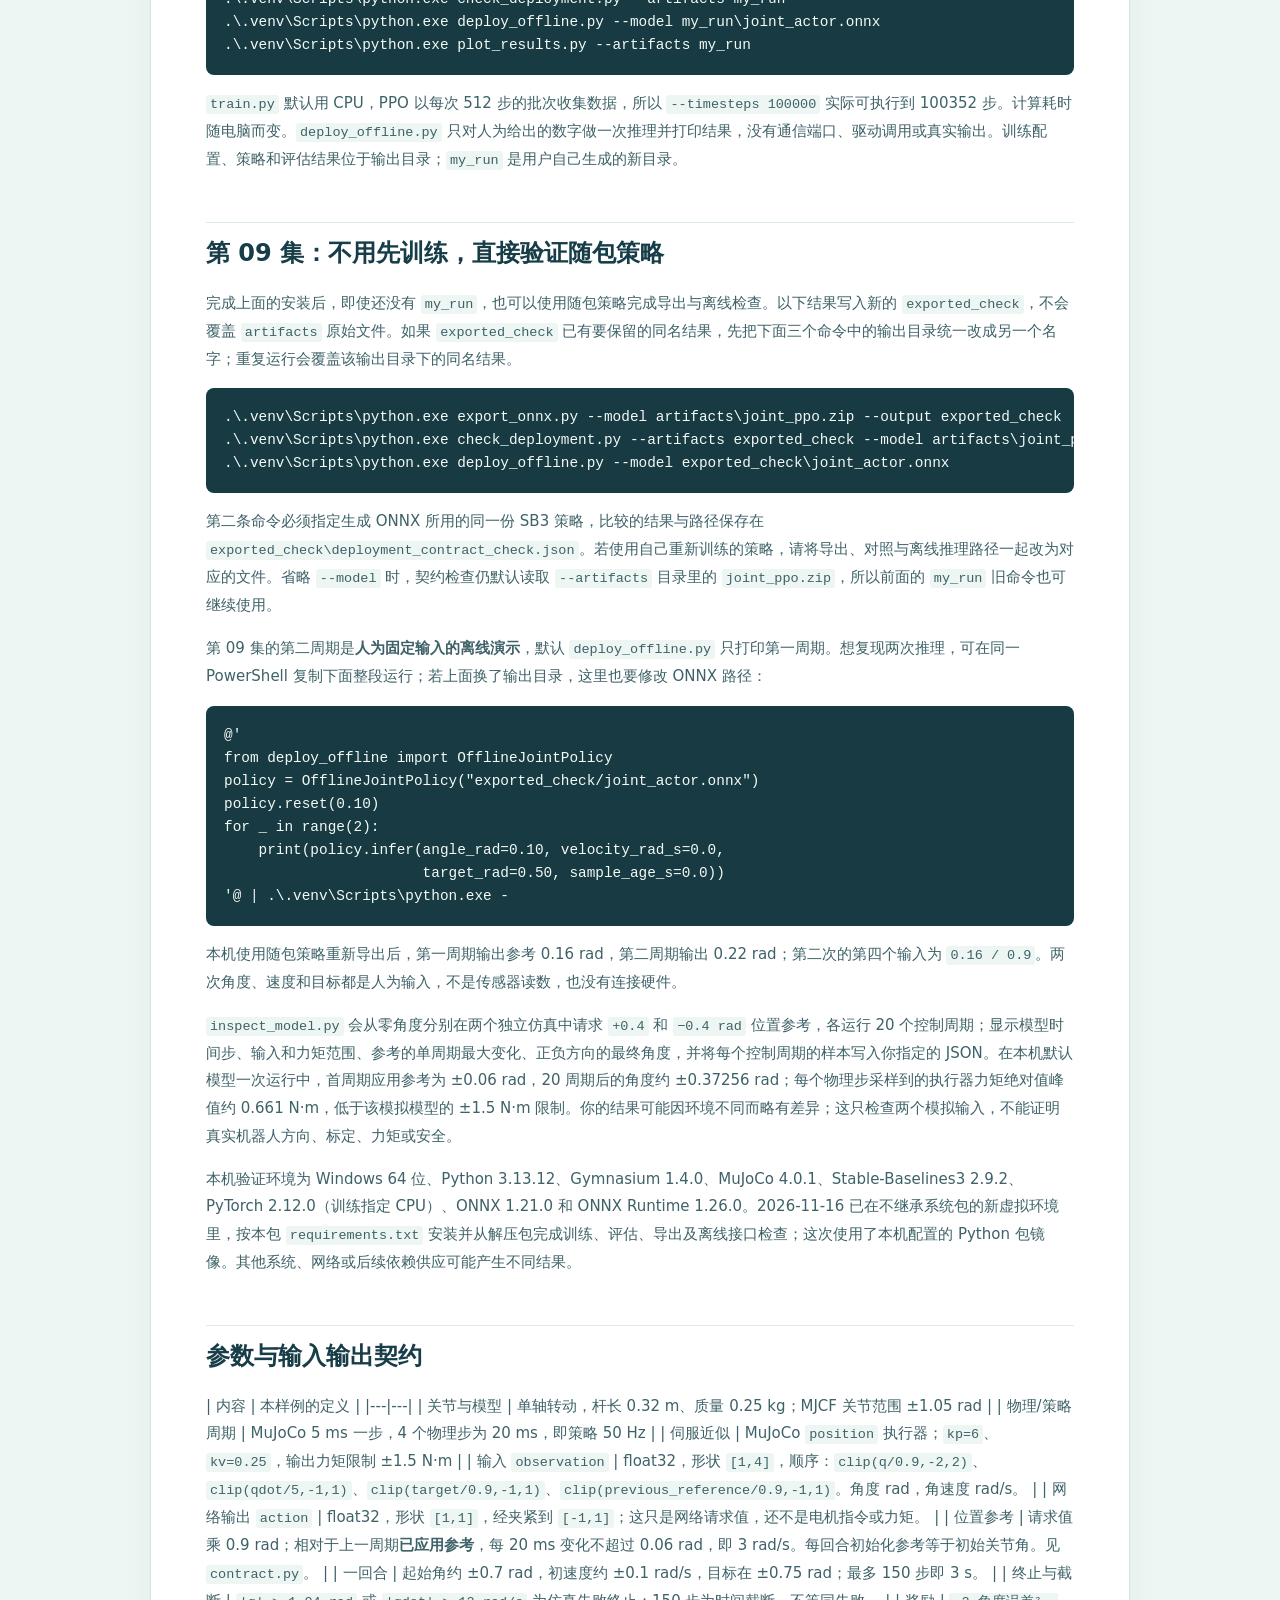
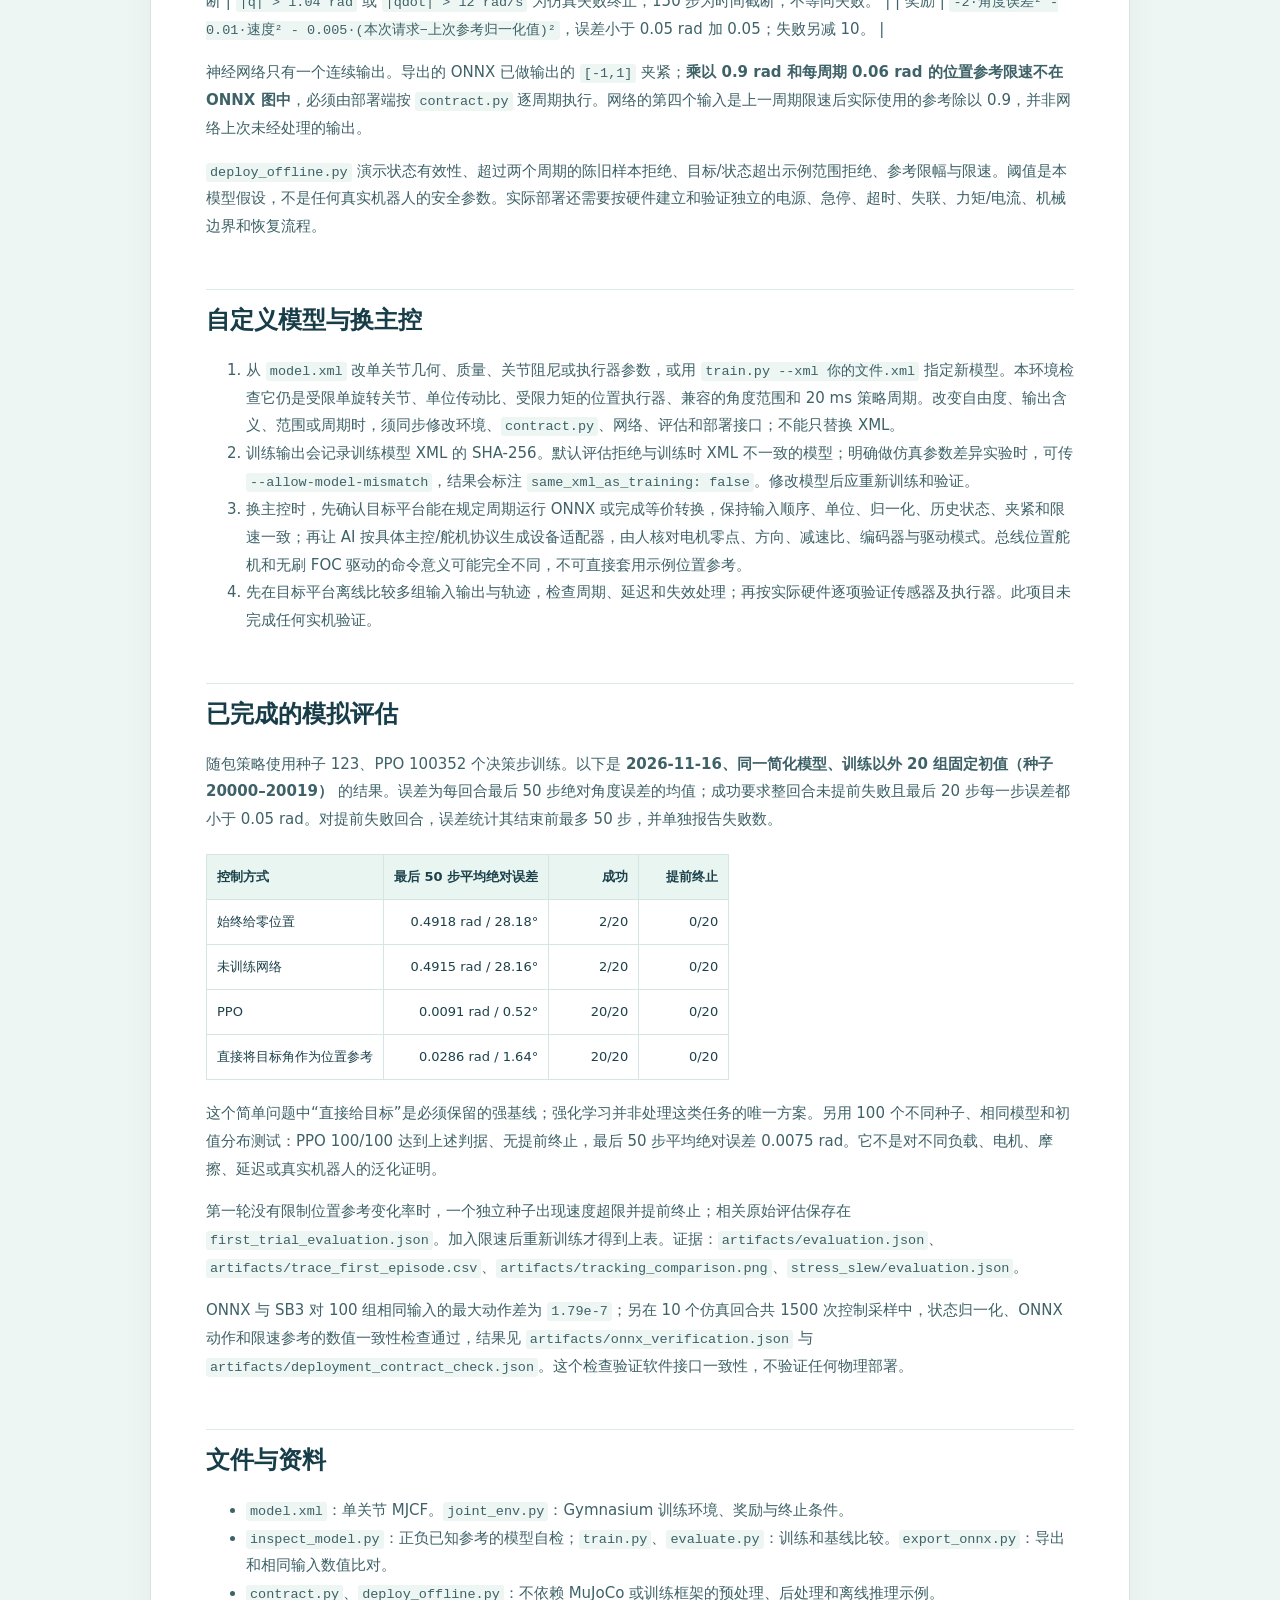
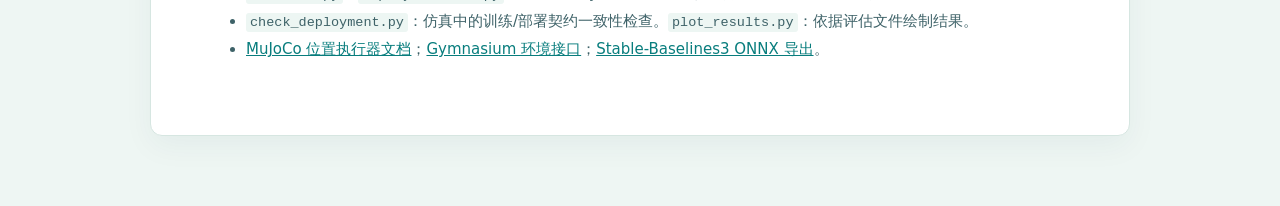
<file: project/joint/guide.html>
<!doctype html>
<html lang="zh-CN"><head><meta charset="utf-8"><meta name="viewport" content="width=device-width,initial-scale=1"><title>单关节 PPO 实战 | 机器人 RL 实验室</title><link rel="stylesheet" href="../guide.css"></head>
<body><header class="top"><a href="../../#resources">← 返回机器人 RL 实验室</a></header><main class="paper"><h1>从单关节 MuJoCo 到 PPO 与离线策略接口</h1>
<p>这是一套<strong>可运行的仿真教学样例</strong>：自定义 MJCF 建立 1 个转动关节及一个近似位置伺服，PPO 学习针对不同目标角度给位置参考；随后做独立初值评估，导出 ONNX，并检查推理前后处理是否一致。它不连接电机，也不是针对某款机器人完成的部署。</p>
<h2>先理解这个闭环</h2>
<p>每 20 ms，策略收到四个数：关节角、关节角速度、目标角、上一次实际使用的位置参考。神经网络给出一个连续动作，经过位置限幅与变化率限制后，成为本周期的角度参考。MuJoCo 的简化位置伺服依据角度误差和速度计算受限力矩，推动关节运动。状态更新后，再用新误差给奖励。</p>
<pre><code class="language-text">目标角 + 角度/角速度 + 上次参考 → PPO 网络 → 位置目标限幅/限速
                              ↑                    ↓
                       奖励与采样 ← MuJoCo 位置伺服和关节
</code></pre>
<p>这和实际总线舵机、无刷电机的接口之间还有型号、单位、方向、零点、通信周期和延迟等差异。<code>model.xml</code> 中的电机参数只是示例，未对任何实际电机辨识。位置执行器是一个带速度阻尼和力矩饱和的简化近似，不代表真实固件或 FOC 内环。</p>
<h2>立即运行</h2>
<p>已包含训练好的 <code>artifacts/joint_ppo.zip</code> 与 <code>artifacts/joint_actor.onnx</code>，可以先评估，再独立重训。下面以 Windows 10/11、64 位电脑和 PowerShell 为例；网页入门实验不需要安装，以下步骤只用于运行这个 Python 进阶工程。</p>
<ol>
<li>在课程网站“参考资料”下载“单关节工程”，右键 ZIP 选择“全部解压”，逐层打开解压得到的 <code>单关节PPO</code> 文件夹，直到同一窗口能看到 <code>train.py</code>、<code>model.xml</code> 和 <code>requirements.txt</code>。若下载的是完整实战代码包，则进入其中的 <code>robot-rl-ppo/project/joint/</code>。</li>
<li>在该文件夹地址栏输入 <code>powershell</code> 后回车。在打开的窗口执行 <code>Get-Location</code> 查看当前位置，并执行 <code>Test-Path .\model.xml</code>；应返回 <code>True</code>。若为 <code>False</code>，请重新从包含 <code>model.xml</code> 的文件夹打开 PowerShell。</li>
<li>执行 <code>python --version</code>。建议使用 <strong>64 位 Python 3.13</strong>，本机实际测试为 Python 3.13.12；如果没有安装，可从 <a href="https://www.python.org/downloads/windows/">Python 官方 Windows 下载页</a>选择 Python 3.13 的 <strong>Windows installer (64-bit)</strong>，安装时勾选“Add Python to PATH”。完成后重新打开 PowerShell，再确认显示 <code>Python 3.13.x</code>。首次安装依赖需要网络；训练和评估在本地 CPU 上运行，不需要云服务或 API 密钥。</li>
<li>在同一窗口按顺序运行下面的命令。<code>.venv</code> 是这个项目单独的依赖环境，直接调用其中的 Python 即可，不需要激活环境或修改 PowerShell 执行策略。安装结束后 <code>pip check</code> 应显示 <code>No broken requirements found</code>。</li>
</ol>
<pre><code class="language-powershell">python --version
python -m venv .venv
.\.venv\Scripts\python.exe -m pip install -r requirements.txt
.\.venv\Scripts\python.exe -m pip check

# 只在仿真中检查正负参考、时间步和限幅，不覆盖随包结果
.\.venv\Scripts\python.exe inspect_model.py --output first_check\model_inspection.json

# 先复现随包模型的固定种子评估，查看零动作、未训练网络、PPO 和直接目标基线
.\.venv\Scripts\python.exe evaluate.py --output first_check

# 独立重新训练到 my_run，不覆盖随包模型
.\.venv\Scripts\python.exe train.py --seed 123 --timesteps 100000 --output my_run
.\.venv\Scripts\python.exe evaluate.py --model my_run\joint_ppo.zip --output my_run
.\.venv\Scripts\python.exe export_onnx.py --model my_run\joint_ppo.zip --output my_run
.\.venv\Scripts\python.exe check_deployment.py --artifacts my_run
.\.venv\Scripts\python.exe deploy_offline.py --model my_run\joint_actor.onnx
.\.venv\Scripts\python.exe plot_results.py --artifacts my_run
</code></pre>
<p><code>train.py</code> 默认用 CPU，PPO 以每次 512 步的批次收集数据，所以 <code>--timesteps 100000</code> 实际可执行到 100352 步。计算耗时随电脑而变。<code>deploy_offline.py</code> 只对人为给出的数字做一次推理并打印结果，没有通信端口、驱动调用或真实输出。训练配置、策略和评估结果位于输出目录；<code>my_run</code> 是用户自己生成的新目录。</p>
<h2>第 09 集：不用先训练，直接验证随包策略</h2>
<p>完成上面的安装后，即使还没有 <code>my_run</code>，也可以使用随包策略完成导出与离线检查。以下结果写入新的 <code>exported_check</code>，不会覆盖 <code>artifacts</code> 原始文件。如果 <code>exported_check</code> 已有要保留的同名结果，先把下面三个命令中的输出目录统一改成另一个名字；重复运行会覆盖该输出目录下的同名结果。</p>
<pre><code class="language-powershell">.\.venv\Scripts\python.exe export_onnx.py --model artifacts\joint_ppo.zip --output exported_check
.\.venv\Scripts\python.exe check_deployment.py --artifacts exported_check --model artifacts\joint_ppo.zip
.\.venv\Scripts\python.exe deploy_offline.py --model exported_check\joint_actor.onnx
</code></pre>
<p>第二条命令必须指定生成 ONNX 所用的同一份 SB3 策略，比较的结果与路径保存在 <code>exported_check\deployment_contract_check.json</code>。若使用自己重新训练的策略，请将导出、对照与离线推理路径一起改为对应的文件。省略 <code>--model</code> 时，契约检查仍默认读取 <code>--artifacts</code> 目录里的 <code>joint_ppo.zip</code>，所以前面的 <code>my_run</code> 旧命令也可继续使用。</p>
<p>第 09 集的第二周期是<strong>人为固定输入的离线演示</strong>，默认 <code>deploy_offline.py</code> 只打印第一周期。想复现两次推理，可在同一 PowerShell 复制下面整段运行；若上面换了输出目录，这里也要修改 ONNX 路径：</p>
<pre><code class="language-powershell">@'
from deploy_offline import OfflineJointPolicy
policy = OfflineJointPolicy(&quot;exported_check/joint_actor.onnx&quot;)
policy.reset(0.10)
for _ in range(2):
    print(policy.infer(angle_rad=0.10, velocity_rad_s=0.0,
                       target_rad=0.50, sample_age_s=0.0))
'@ | .\.venv\Scripts\python.exe -
</code></pre>
<p>本机使用随包策略重新导出后，第一周期输出参考 0.16 rad，第二周期输出 0.22 rad；第二次的第四个输入为 <code>0.16 / 0.9</code>。两次角度、速度和目标都是人为输入，不是传感器读数，也没有连接硬件。</p>
<p><code>inspect_model.py</code> 会从零角度分别在两个独立仿真中请求 <code>+0.4</code> 和 <code>−0.4 rad</code> 位置参考，各运行 20 个控制周期；显示模型时间步、输入和力矩范围、参考的单周期最大变化、正负方向的最终角度，并将每个控制周期的样本写入你指定的 JSON。在本机默认模型一次运行中，首周期应用参考为 ±0.06 rad，20 周期后的角度约 ±0.37256 rad；每个物理步采样到的执行器力矩绝对值峰值约 0.661 N·m，低于该模拟模型的 ±1.5 N·m 限制。你的结果可能因环境不同而略有差异；这只检查两个模拟输入，不能证明真实机器人方向、标定、力矩或安全。</p>
<p>本机验证环境为 Windows 64 位、Python 3.13.12、Gymnasium 1.4.0、MuJoCo 4.0.1、Stable-Baselines3 2.9.2、PyTorch 2.12.0（训练指定 CPU）、ONNX 1.21.0 和 ONNX Runtime 1.26.0。2026-11-16 已在不继承系统包的新虚拟环境里，按本包 <code>requirements.txt</code> 安装并从解压包完成训练、评估、导出及离线接口检查；这次使用了本机配置的 Python 包镜像。其他系统、网络或后续依赖供应可能产生不同结果。</p>
<h2>参数与输入输出契约</h2>
<p>| 内容 | 本样例的定义 |
|---|---|
| 关节与模型 | 单轴转动，杆长 0.32 m、质量 0.25 kg；MJCF 关节范围 ±1.05 rad |
| 物理/策略周期 | MuJoCo 5 ms 一步，4 个物理步为 20 ms，即策略 50 Hz |
| 伺服近似 | MuJoCo <code>position</code> 执行器；<code>kp=6</code>、<code>kv=0.25</code>，输出力矩限制 ±1.5 N·m |
| 输入 <code>observation</code> | float32，形状 <code>[1,4]</code>，顺序：<code>clip(q/0.9,-2,2)</code>、<code>clip(qdot/5,-1,1)</code>、<code>clip(target/0.9,-1,1)</code>、<code>clip(previous_reference/0.9,-1,1)</code>。角度 rad，角速度 rad/s。 |
| 网络输出 <code>action</code> | float32，形状 <code>[1,1]</code>，经夹紧到 <code>[-1,1]</code>；这只是网络请求值，还不是电机指令或力矩。 |
| 位置参考 | 请求值乘 0.9 rad；相对于上一周期<strong>已应用参考</strong>，每 20 ms 变化不超过 0.06 rad，即 3 rad/s。每回合初始化参考等于初始关节角。见 <code>contract.py</code>。 |
| 一回合 | 起始角约 ±0.7 rad，初速度约 ±0.1 rad/s，目标在 ±0.75 rad；最多 150 步即 3 s。 |
| 终止与截断 | <code>|q| &gt; 1.04 rad</code> 或 <code>|qdot| &gt; 12 rad/s</code> 为仿真失败终止；150 步为时间截断，不等同失败。 |
| 奖励 | <code>-2·角度误差² - 0.01·速度² - 0.005·(本次请求−上次参考归一化值)²</code>，误差小于 0.05 rad 加 0.05；失败另减 10。 |</p>
<p>神经网络只有一个连续输出。导出的 ONNX 已做输出的 <code>[-1,1]</code> 夹紧；<strong>乘以 0.9 rad 和每周期 0.06 rad 的位置参考限速不在 ONNX 图中</strong>，必须由部署端按 <code>contract.py</code> 逐周期执行。网络的第四个输入是上一周期限速后实际使用的参考除以 0.9，并非网络上次未经处理的输出。</p>
<p><code>deploy_offline.py</code> 演示状态有效性、超过两个周期的陈旧样本拒绝、目标/状态超出示例范围拒绝、参考限幅与限速。阈值是本模型假设，不是任何真实机器人的安全参数。实际部署还需要按硬件建立和验证独立的电源、急停、超时、失联、力矩/电流、机械边界和恢复流程。</p>
<h2>自定义模型与换主控</h2>
<ol>
<li>从 <code>model.xml</code> 改单关节几何、质量、关节阻尼或执行器参数，或用 <code>train.py --xml 你的文件.xml</code> 指定新模型。本环境检查它仍是受限单旋转关节、单位传动比、受限力矩的位置执行器、兼容的角度范围和 20 ms 策略周期。改变自由度、输出含义、范围或周期时，须同步修改环境、<code>contract.py</code>、网络、评估和部署接口；不能只替换 XML。</li>
<li>训练输出会记录训练模型 XML 的 SHA-256。默认评估拒绝与训练时 XML 不一致的模型；明确做仿真参数差异实验时，可传 <code>--allow-model-mismatch</code>，结果会标注 <code>same_xml_as_training: false</code>。修改模型后应重新训练和验证。</li>
<li>换主控时，先确认目标平台能在规定周期运行 ONNX 或完成等价转换，保持输入顺序、单位、归一化、历史状态、夹紧和限速一致；再让 AI 按具体主控/舵机协议生成设备适配器，由人核对电机零点、方向、减速比、编码器与驱动模式。总线位置舵机和无刷 FOC 驱动的命令意义可能完全不同，不可直接套用示例位置参考。</li>
<li>先在目标平台离线比较多组输入输出与轨迹，检查周期、延迟和失效处理；再按实际硬件逐项验证传感器及执行器。此项目未完成任何实机验证。</li>
</ol>
<h2>已完成的模拟评估</h2>
<p>随包策略使用种子 123、PPO 100352 个决策步训练。以下是 <strong>2026-11-16、同一简化模型、训练以外 20 组固定初值（种子 20000–20019）</strong> 的结果。误差为每回合最后 50 步绝对角度误差的均值；成功要求整回合未提前失败且最后 20 步每一步误差都小于 0.05 rad。对提前失败回合，误差统计其结束前最多 50 步，并单独报告失败数。</p>
<table>
<thead>
<tr>
  <th>控制方式</th>
  <th style="text-align:right">最后 50 步平均绝对误差</th>
  <th style="text-align:right">成功</th>
  <th style="text-align:right">提前终止</th>
</tr>
</thead>
<tbody>
<tr>
  <td>始终给零位置</td>
  <td style="text-align:right">0.4918 rad / 28.18°</td>
  <td style="text-align:right">2/20</td>
  <td style="text-align:right">0/20</td>
</tr>
<tr>
  <td>未训练网络</td>
  <td style="text-align:right">0.4915 rad / 28.16°</td>
  <td style="text-align:right">2/20</td>
  <td style="text-align:right">0/20</td>
</tr>
<tr>
  <td>PPO</td>
  <td style="text-align:right">0.0091 rad / 0.52°</td>
  <td style="text-align:right">20/20</td>
  <td style="text-align:right">0/20</td>
</tr>
<tr>
  <td>直接将目标角作为位置参考</td>
  <td style="text-align:right">0.0286 rad / 1.64°</td>
  <td style="text-align:right">20/20</td>
  <td style="text-align:right">0/20</td>
</tr>
</tbody>
</table>
<p>这个简单问题中“直接给目标”是必须保留的强基线；强化学习并非处理这类任务的唯一方案。另用 100 个不同种子、相同模型和初值分布测试：PPO 100/100 达到上述判据、无提前终止，最后 50 步平均绝对误差 0.0075 rad。它不是对不同负载、电机、摩擦、延迟或真实机器人的泛化证明。</p>
<p>第一轮没有限制位置参考变化率时，一个独立种子出现速度超限并提前终止；相关原始评估保存在 <code>first_trial_evaluation.json</code>。加入限速后重新训练才得到上表。证据：<code>artifacts/evaluation.json</code>、<code>artifacts/trace_first_episode.csv</code>、<code>artifacts/tracking_comparison.png</code>、<code>stress_slew/evaluation.json</code>。</p>
<p>ONNX 与 SB3 对 100 组相同输入的最大动作差为 <code>1.79e-7</code>；另在 10 个仿真回合共 1500 次控制采样中，状态归一化、ONNX 动作和限速参考的数值一致性检查通过，结果见 <code>artifacts/onnx_verification.json</code> 与 <code>artifacts/deployment_contract_check.json</code>。这个检查验证软件接口一致性，不验证任何物理部署。</p>
<h2>文件与资料</h2>
<ul>
<li><code>model.xml</code>：单关节 MJCF。<code>joint_env.py</code>：Gymnasium 训练环境、奖励与终止条件。</li>
<li><code>inspect_model.py</code>：正负已知参考的模型自检；<code>train.py</code>、<code>evaluate.py</code>：训练和基线比较。<code>export_onnx.py</code>：导出和相同输入数值比对。</li>
<li><code>contract.py</code>、<code>deploy_offline.py</code>：不依赖 MuJoCo 或训练框架的预处理、后处理和离线推理示例。</li>
<li><code>check_deployment.py</code>：仿真中的训练/部署契约一致性检查。<code>plot_results.py</code>：依据评估文件绘制结果。</li>
<li><a href="https://mujoco.readthedocs.io/en/latest/XMLreference.html#actuator-position">MuJoCo 位置执行器文档</a>；<a href="https://gymnasium.farama.org/api/env/">Gymnasium 环境接口</a>；<a href="https://stable-baselines3.readthedocs.io/en/master/guide/export.html">Stable-Baselines3 ONNX 导出</a>。</li>
</ul>
</main></body></html>
</file>
<file: assets/site.css>
:root{color-scheme:light;--ink:#183d49;--ink-2:#365b65;--muted:#68858c;--paper:#fbfdfc;--canvas:#edf5f4;--line:#d5e5e3;--teal:#087e82;--teal-soft:#d9eeeb;--coral:#e9694e;--gold:#f3c65d;--shadow:0 12px 35px rgba(26,72,77,.07);font-family:"Microsoft YaHei UI","PingFang SC","Noto Sans SC",system-ui,sans-serif}
*{box-sizing:border-box}html{scroll-behavior:smooth}body{margin:0;background:var(--canvas);color:var(--ink);font-size:15px;line-height:1.7}a{color:inherit;text-decoration:none}button,textarea{font:inherit}button{cursor:pointer}button:focus-visible,a:focus-visible,textarea:focus-visible{outline:3px solid #e5924b;outline-offset:3px}.hidden{display:none!important}.muted{color:var(--muted)}.topbar{height:76px;background:#fff;display:flex;align-items:center;gap:40px;padding:0 38px;border-bottom:1px solid var(--line);position:sticky;top:0;z-index:5}.identity{display:flex;gap:12px;align-items:center;min-width:225px;line-height:1.25}.identity strong{display:block;font-size:17px;letter-spacing:.02em}.identity small{display:block;font-size:11px;color:var(--muted);margin-top:4px}.identity-mark{width:38px;height:38px;border-radius:50%;background:#d9eeea;border:1px solid #a8d4ce;position:relative}.identity-mark:before{content:"";position:absolute;border:2px solid var(--teal);border-radius:50%;width:20px;height:20px;left:7px;top:7px}.identity-mark:after{content:"";position:absolute;width:11px;height:11px;border-radius:50%;background:var(--coral);left:19px;top:5px;border:2px solid #fff}.identity-mark i{position:absolute;width:5px;height:5px;background:var(--teal);border-radius:50%;left:11px;top:23px}.topnav{display:flex;align-items:center;gap:31px;flex:1;color:#53737a;font-size:14px}.topnav a{padding:25px 0 23px;border-bottom:3px solid transparent}.topnav a.active,.topnav a:hover{color:var(--teal);border-color:var(--teal)}.top-action{font-size:13px;font-weight:700;color:var(--teal);white-space:nowrap}.top-action span{font-size:17px;margin-left:5px}.shell{display:grid;grid-template-columns:260px minmax(0,1fr);min-height:calc(100vh - 76px)}.sidebar{background:#f9fcfb;border-right:1px solid var(--line);padding:30px 20px;position:sticky;top:76px;height:calc(100vh - 76px);overflow-y:auto;display:flex;flex-direction:column}.side-heading{display:flex;justify-content:space-between;align-items:center;font-weight:800;font-size:16px}.side-count{font-weight:500;font-size:12px;background:#e7f2ef;color:#4c7778;padding:2px 9px;border-radius:20px}.side-intro{font-size:12px;line-height:1.7;color:var(--muted);margin:8px 0 19px}.lesson-nav{display:flex;flex-direction:column;gap:4px}.lesson-link{display:grid;grid-template-columns:28px 1fr 14px;gap:8px;align-items:start;padding:9px 8px;border-radius:8px;color:#5a777d;line-height:1.42;font-size:12px;min-height:42px}.lesson-link .lesson-num{font-family:Consolas,monospace;font-size:12px;color:#8da5a6;margin-top:1px}.lesson-link .lesson-check{color:#1c9390;font-weight:700}.lesson-link:hover{background:#edf6f3;color:var(--ink)}.lesson-link.active{background:#dcefe9;color:#176f70;font-weight:700}.side-progress{margin-top:auto;padding:24px 4px 0;font-size:12px;color:var(--muted)}.side-progress>div:first-child{display:flex;justify-content:space-between}.side-progress b{color:var(--ink)}.side-progress small{font-size:11px}.progress-track{height:6px;border-radius:7px;background:#dceae7;overflow:hidden;margin:8px 0 4px}.progress-track span{display:block;background:#15938d;height:100%;width:0;transition:width .3s}main{min-width:0;outline:none}.view{max-width:1540px;margin:auto}.hero{display:grid;grid-template-columns:minmax(300px,.95fr) minmax(360px,1.05fr);gap:36px;align-items:center;min-height:512px;padding:56px 5.7%;background:#e3f1ee;border-bottom:1px solid #cfe3de}.hero-copy{padding:12px 0}.hero-kicker{display:flex;align-items:center;gap:8px;color:#437b77;font-weight:700;font-size:13px;margin-bottom:18px}.dot{display:inline-block;background:var(--coral);border:3px solid #f9d5ca;border-radius:50%;width:12px;height:12px}.hero h1{font-size:clamp(46px,5vw,76px);letter-spacing:-.06em;line-height:1.19;margin:0;font-weight:900;color:#153c47}.hero h1 span{color:var(--coral)}.hero-lead{font-size:clamp(16px,1.5vw,19px);line-height:1.8;color:#476a70;margin:20px 0 26px}.hero-actions{display:flex;gap:10px;flex-wrap:wrap}.button{min-height:44px;padding:10px 17px;border:1px solid transparent;border-radius:7px;display:inline-flex;align-items:center;justify-content:center;gap:14px;font-size:13px;font-weight:700;line-height:1.3}.button.primary{color:#fff;background:var(--teal);box-shadow:0 6px 15px rgba(8,126,130,.16)}.button.primary:hover{background:#076c70}.button.ghost,.button.secondary{color:#126d70;background:#fff;border-color:#bddbd5}.button.ghost:hover,.button.secondary:hover{background:#eff8f5}.hero-note{display:flex;gap:11px;align-items:center;color:#6b8b8a;font-size:11px;margin-top:22px}.hero-note i{width:3px;height:3px;border-radius:50%;background:#9eb9b6}.hero-visual{width:100%;max-width:555px;justify-self:end;background:#f7fcfa;border:1px solid #c6e0da;border-radius:12px;padding:18px 19px 13px;box-shadow:var(--shadow);transform:rotate(1deg)}.visual-meta,.visual-foot{display:flex;justify-content:space-between;font-size:11px;font-weight:700;color:#62867f}.visual-meta span:first-child{color:#168885}.pendulum-art{width:100%;display:block}.visual-foot{font-weight:400;border-top:1px solid #dfeeea;padding-top:10px}.landing-body{padding:48px 5.7% 70px;background:#fbfdfc}.intro-line{display:flex;justify-content:space-between;align-items:end;gap:35px}.intro-line h2{font-size:27px;margin:4px 0 0;letter-spacing:-.03em}.section-tag{color:var(--teal);font-size:12px;font-weight:800;letter-spacing:.04em}.intro-line p{max-width:365px;margin:0;color:#6b8689;font-size:13px}.steps{display:grid;grid-template-columns:repeat(3,1fr);margin-top:25px;border-top:1px solid var(--line);border-bottom:1px solid var(--line)}.steps article{padding:26px 25px 26px 0}.steps article+article{border-left:1px solid var(--line);padding-left:26px}.step-number{font-family:Consolas,monospace;color:#d27a5e;font-weight:bold;font-size:12px}.steps h3{font-size:17px;margin:9px 0}.steps p{font-size:13px;color:#668186;margin:0 0 14px;line-height:1.8;max-width:280px}.steps a,.text-link{font-size:12px;color:var(--teal);font-weight:800}.honest-note{background:#f4f8ef;border-left:3px solid #a0bd76;padding:16px 20px;margin-top:27px;color:#4e6b60;font-size:12px}.honest-note p{margin:4px 0 0;line-height:1.8}.page-head{padding:54px 5.7% 26px;display:flex;justify-content:space-between;gap:30px;align-items:end}.page-head h1{font-size:clamp(28px,3.3vw,42px);line-height:1.3;letter-spacing:-.04em;margin:8px 0 10px}.page-head p{font-size:15px;max-width:780px;margin:0;color:#628086}.page-head>.text-link{white-space:nowrap;margin-bottom:7px}.lab-flow{margin:0 5.7% 15px;display:flex;flex-wrap:wrap;gap:12px 26px;color:#5c7c7e;font-size:12px}.lab-flow b{background:#d1e9e3;color:#087b79;border-radius:50%;width:23px;height:23px;display:inline-flex;align-items:center;justify-content:center;margin-right:6px}.lab-frame-wrap{margin:0 5.7%;background:#fff;border:1px solid var(--line);border-radius:11px;overflow:hidden;box-shadow:var(--shadow);min-height:780px}.lab-frame-wrap iframe{width:100%;height:1100px;min-height:780px;display:block;border:0}.view>.honest-note{margin:20px 5.7% 60px}.lesson-body{padding:0 5.7% 70px}.lesson-crumb{font-size:12px;color:#6a8b8b;margin-bottom:13px}.lesson-head{padding:43px 5.7% 22px}.lesson-head h1{font-size:clamp(28px,3.2vw,42px);line-height:1.3;letter-spacing:-.04em;margin:6px 0 12px}.lesson-head .why{font-size:15px;color:#678589;max-width:760px;margin:0}.lesson-meta{display:flex;gap:12px;align-items:center;margin-top:18px;font-size:12px;color:#688789}.pill{padding:4px 10px;background:#e0f0eb;color:#247c77;border-radius:20px;font-weight:700}.outcome{display:grid;grid-template-columns:1fr 1fr;gap:1px;border:1px solid var(--line);border-radius:10px;overflow:hidden;margin:4px 0 22px;background:var(--line)}.outcome>div{background:#fff;padding:19px 22px}.outcome h2{font-size:12px;color:#668b88;margin:0 0 5px}.outcome p{font-size:14px;line-height:1.75;margin:0;font-weight:700;color:#264f59}.lesson-grid{display:grid;grid-template-columns:minmax(0,1.1fr) minmax(260px,.65fr);gap:22px;align-items:start}.lesson-text,.lesson-support{display:grid;gap:14px}.content-card,.form-card{background:#fff;border:1px solid var(--line);border-radius:10px;padding:25px;box-shadow:0 8px 25px rgba(30,80,80,.035)}.content-card h2,.form-card h2{font-size:18px;line-height:1.4;margin:0 0 12px}.content-card h3{font-size:15px;line-height:1.5;margin:23px 0 6px}.content-card h3:first-of-type{margin-top:0}.content-card p{font-size:14px;color:#4c6b70;line-height:1.9;margin:0}.content-card p+p{margin-top:10px}.card-label{font-size:11px;color:var(--teal);font-weight:800;margin:0 0 13px}.practice-list{margin:0;padding-left:20px;font-size:13px;color:#4c6b70}.practice-list li{padding-left:3px;margin:0 0 11px}.practice-list li:last-child{margin-bottom:0}.content-card details{font-size:13px;border-top:1px solid #e2eeeb;padding:12px 0;color:#507177}.content-card details:last-child{padding-bottom:0}.content-card summary{cursor:pointer;color:#274e57;font-weight:700}.content-card details p{margin-top:9px;font-size:13px}.video-shell{border-radius:8px;overflow:hidden;background:#183d49;min-height:150px;display:flex;align-items:center;justify-content:center;color:#c9e3df}.video-shell video{display:block;width:100%;max-height:420px;background:#122d37}.video-placeholder{text-align:center;padding:24px;font-size:13px}.video-placeholder strong{display:block;font-size:15px;color:#fff}.video-caption{font-size:11px;color:#739093;margin-top:9px}.source-list{margin:0;padding:0;list-style:none}.source-list li{margin:8px 0;font-size:12px}.source-list a{color:#147c7c;text-decoration:underline;text-underline-offset:3px}.lesson-actions{margin-top:22px;display:flex;flex-wrap:wrap;gap:10px;align-items:center}.lesson-actions .next{margin-left:auto}.robot-layout{padding:0 5.7% 70px;display:grid;grid-template-columns:minmax(0,1fr) 270px;gap:25px;align-items:start}.process-line{display:flex;justify-content:space-between;gap:8px;margin:5px 0 22px;flex-wrap:wrap}.process-line div{font-size:12px;color:#5f7d80;display:flex;align-items:center;gap:6px}.process-line b{display:flex;align-items:center;justify-content:center;width:24px;height:24px;border-radius:50%;background:#d6ebe5;color:var(--teal)}.form-card{margin-bottom:16px}.form-card>p{font-size:13px;margin:0 0 16px}.field-grid{display:grid;grid-template-columns:1fr 1fr;gap:16px;margin:18px 0}.field-grid label{font-size:12px;font-weight:700;color:#4d7075}.field-grid textarea,#prompt-output{width:100%;resize:vertical;border:1px solid #c9dfda;border-radius:7px;margin-top:7px;padding:10px 12px;min-height:90px;color:var(--ink);font-size:13px;line-height:1.65;background:#fbfefd}.field-grid textarea::placeholder{color:#9aafad}.form-actions{display:flex;gap:10px;flex-wrap:wrap}.card-header{display:flex;align-items:center;justify-content:space-between;gap:10px}.small-button{border:1px solid #c9dfda;color:var(--teal);font-size:12px;background:#f5fbf8;padding:5px 12px;border-radius:6px}.small-button:hover{background:#e8f5ef}#prompt-output{min-height:260px;background:#f7fbf9}.robot-notes{position:sticky;top:100px;background:#dcefeb;border-radius:10px;padding:23px}.robot-notes h3{font-size:15px;margin:0 0 15px}.robot-notes ol{list-style:none;padding:0;margin:0}.robot-notes li{padding:11px 0;border-top:1px solid #c8dfd9;font-size:12px}.robot-notes li b,.robot-notes li span{display:block}.robot-notes li span{margin-top:4px;color:#5b7e7e;line-height:1.7}.resource-list{margin:0 5.7% 22px;border-top:1px solid var(--line)}.resource-list>a{display:grid;grid-template-columns:42px 1fr auto;gap:15px;align-items:center;border-bottom:1px solid var(--line);padding:20px 0}.resource-list>a:hover strong{color:var(--teal)}.resource-icon{width:36px;height:36px;border-radius:50%;display:grid;place-items:center;background:#d8eee9;color:var(--teal);font-size:18px}.resource-list strong{font-size:15px}.resource-list p{font-size:12px;color:#738e90;margin:3px 0 0}.resource-list>a>span:last-child{font-size:11px;color:#789291}.view> .form-card{margin:0 5.7% 70px}.mobile-footer{display:none}
@media(max-width:1180px){.topbar{gap:18px;padding:0 24px}.identity{min-width:195px}.topnav{gap:18px}.shell{grid-template-columns:225px minmax(0,1fr)}.sidebar{padding:25px 14px}.hero{grid-template-columns:1fr 1fr;gap:22px}.hero h1{font-size:52px}.lesson-grid{grid-template-columns:1fr}.lesson-support{grid-template-columns:1fr 1fr}.lesson-support .video-card{grid-column:1/-1}}
@media(max-width:800px){.topbar{height:64px;padding:0 18px}.identity{min-width:0}.identity strong{font-size:15px}.identity small{font-size:10px}.identity-mark{width:34px;height:34px}.identity-mark:before{left:5px;top:5px}.identity-mark:after{left:17px;top:3px}.identity-mark i{left:9px;top:21px}.topnav{display:none}.top-action{margin-left:auto}.shell{display:block;min-height:calc(100vh - 64px)}.sidebar{position:static;height:auto;border-right:0;border-bottom:1px solid var(--line);padding:12px 18px}.side-heading{font-size:13px}.side-intro,.side-progress{display:none}.lesson-nav{display:flex;flex-direction:row;overflow:auto;margin-top:8px;gap:6px}.lesson-link{min-width:190px;max-width:220px;grid-template-columns:24px 1fr 12px;min-height:40px}.hero{padding:40px 6%;grid-template-columns:1fr;gap:30px}.hero h1{font-size:49px}.hero-visual{justify-self:center;max-width:500px;transform:none}.landing-body{padding:36px 6% 80px}.intro-line{display:block}.intro-line p{margin-top:10px}.steps{grid-template-columns:1fr}.steps article,.steps article+article{padding:18px 0;border-left:0}.steps article+article{border-top:1px solid var(--line)}.steps p{max-width:none}.page-head{padding:35px 6% 20px;display:block}.page-head>.text-link{display:inline-block;margin-top:14px}.lab-flow{margin-left:6%;margin-right:6%}.lab-frame-wrap{margin:0 3%;min-height:800px}.lab-frame-wrap iframe{height:1550px}.view>.honest-note{margin-left:6%;margin-right:6%}.lesson-head{padding:30px 6% 20px}.lesson-body{padding:0 6% 75px}.outcome{grid-template-columns:1fr}.lesson-support{grid-template-columns:1fr}.lesson-support .video-card{grid-column:auto}.robot-layout{padding:0 6% 75px;grid-template-columns:1fr}.robot-notes{position:static}.field-grid{grid-template-columns:1fr;gap:10px}.resource-list{margin-left:6%;margin-right:6%}.mobile-footer{display:flex;position:fixed;bottom:0;left:0;right:0;z-index:5;background:#fff;border-top:1px solid var(--line);justify-content:space-around;padding:8px 0;font-size:12px;font-weight:700;color:#4d7776}.wide-only{display:none}}
@media(prefers-reduced-motion:reduce){*{scroll-behavior:auto!important;transition:none!important}}
.faq{margin-top:45px;max-width:850px}.faq h2{font-size:23px;margin:0 0 15px}.faq details{border-top:1px solid var(--line);padding:13px 0}.faq details:last-child{border-bottom:1px solid var(--line)}.faq summary{cursor:pointer;font-weight:700;font-size:14px}.faq p{font-size:13px;color:#628086;line-height:1.85;margin:10px 0 2px}
.lesson-video{margin-bottom:18px}.lesson-video .video-shell{aspect-ratio:16/9}.lesson-video .video-shell video{max-height:none;height:100%;object-fit:contain}
@media(max-width:1180px){.lesson-support{grid-template-columns:1fr}}
.rebuild-notice{background:#fff1d9;color:#74552b;padding:9px 24px;text-align:center;font-size:13px;line-height:1.5}.rebuild-notice strong{color:#69441b}
.chapter summary{display:grid;grid-template-columns:32px 1fr auto 18px;gap:8px;align-items:center;list-style:none}.chapter summary::-webkit-details-marker{display:none}.chapter summary:after{content:'+';color:#168985;font-size:18px}.chapter[open]>summary:after{content:'−'}.chapter-number,.chapter-time{font-size:12px;color:#6f9390;font-weight:600}.chapter-time{justify-self:end}.chapter-content{padding:4px 0 0 40px}.chapter-content strong{color:#28565a}.chapter-content .jump-video{margin-top:12px}.chapter .transcript{margin-top:14px;border-top:1px dashed #d8e9e4}.chapter .transcript summary{display:block;font-size:12px;color:#087e82}.chapter .transcript summary:after{content:none}.chapter .transcript p{margin-top:10px;line-height:1.9}.chapter-references a{color:#087e82;font-size:12px}
.mobile-top-lab{display:none}
@media(max-width:800px){.topbar{gap:8px;padding:0 12px}.identity{gap:7px}.identity strong{font-size:14px}.mobile-top-lab{display:inline-flex;margin-left:auto;color:var(--teal);font-size:12px;font-weight:700;white-space:nowrap}.top-action{margin-left:0;font-size:12px}}
</file>
<file: engine/lab.css>
:root{color-scheme:dark;--bg:#0c111a;--panel:#131c29;--line:#283648;--ink:#eef5f7;--muted:#a6b5c5;--aqua:#58e0b6;--orange:#ffba72}*{box-sizing:border-box}body{margin:0;background:var(--bg);font-family:"Microsoft YaHei","Noto Sans SC",system-ui,sans-serif;color:var(--ink)}button,input,select{font:inherit}.lab{max-width:1460px;margin:auto;padding:35px clamp(16px,3.5vw,56px) 55px}.lab-header{display:flex;align-items:end;justify-content:space-between;gap:24px;margin-bottom:24px}.eyebrow,.overline{font-size:11px;letter-spacing:.16em;color:var(--aqua);font-weight:700}.eyebrow{display:flex;align-items:center;gap:8px}.pulse{width:7px;height:7px;border-radius:50%;background:var(--aqua);box-shadow:0 0 12px var(--aqua)}h1{font-size:clamp(26px,3.2vw,43px);letter-spacing:-.04em;margin:8px 0 10px}h2{font-size:21px;letter-spacing:-.03em;margin:7px 0 0}.intro{color:var(--muted);line-height:1.7;margin:0;max-width:680px;font-size:14px}.engine-tag{border-left:1px solid var(--line);padding-left:19px;min-width:165px}.engine-tag span,.engine-tag strong,.engine-tag small{display:block}.engine-tag span{font-size:11px;color:var(--aqua)}.engine-tag strong{font-size:17px;margin:4px 0}.engine-tag small{color:var(--muted);font-size:11px}.notice{border:1px solid #3a554f;border-radius:8px;background:#143027;color:#b8f4df;font-size:12px;padding:10px 13px;margin-bottom:17px}.notice.error{background:#4b2525;color:#ffe4dc;border-color:#7c4441}.grid{display:grid;grid-template-columns:1.15fr .85fr;gap:16px}.panel{background:var(--panel);border:1px solid var(--line);border-radius:16px;padding:22px;overflow:hidden}.panel-heading{display:flex;align-items:center;justify-content:space-between;gap:15px;margin-bottom:16px}.panel p{color:var(--muted);font-size:13px;line-height:1.7;margin:0 0 18px}.panel p b{color:var(--ink)}.live,.algorithm{border:1px solid #345348;color:var(--aqua);border-radius:99px;font-size:10px;white-space:nowrap;padding:7px 10px;letter-spacing:.05em}.algorithm{border-color:#655039;color:var(--orange)}.world{position:relative;border-radius:10px;overflow:hidden;background:#0b121b;border:1px solid #263544}.world canvas{display:block;width:100%;height:auto}.world-caption{display:flex;justify-content:space-between;position:absolute;bottom:10px;left:14px;right:14px;color:#8194a7;font-size:10px;letter-spacing:.02em;pointer-events:none}.switcher{display:inline-flex;gap:4px;padding:4px;background:#0c1420;border:1px solid #293749;border-radius:9px;margin-top:14px}.switch,.secondary{background:transparent;color:var(--muted);border:0;border-radius:6px;padding:9px 13px;cursor:pointer}.switch.active{background:#2c4a42;color:#b7ffe8}.telemetry{display:flex;flex-wrap:wrap;gap:10px 19px;margin-top:16px;color:#8da2b4;font-size:11px}.telemetry strong{font-size:12px;color:#eaf2f5;font-variant-numeric:tabular-nums}.form-row{display:flex;justify-content:space-between;align-items:center;gap:15px;border-top:1px solid #253243;padding:12px 0}.form-row label{font-size:12px;color:#e0eaf0}.form-row small{display:block;color:#8094a5;margin-top:4px}.form-row input,.form-row select{background:#0b1420;color:var(--ink);border:1px solid #344456;border-radius:7px;padding:8px 10px;max-width:165px}.controls{display:flex;gap:8px;margin-top:9px}.controls button,.outline{font-weight:700;min-height:43px}.primary{background:var(--aqua);color:#0b201a;border:0;border-radius:8px;padding:10px 20px;cursor:pointer}.secondary{border:1px solid #344456;color:#d6e4e9}.primary:hover,.outline:hover{filter:brightness(1.1)}button:disabled{opacity:.42;cursor:not-allowed}.progress{height:6px;background:#2a3746;border-radius:99px;margin-top:20px;overflow:hidden}.progress div{width:0;height:100%;background:var(--aqua);transition:width .2s}.progress-caption{display:flex;justify-content:space-between;color:#8ea2b2;font-size:11px;margin-top:8px}.metrics{display:grid;grid-template-columns:repeat(3,1fr);gap:8px;border-top:1px solid #273544;margin:18px 0;padding-top:15px}.metrics div,.test-results div{display:flex;flex-direction:column;gap:4px}.metrics span,.test-results span{color:#9babb9;font-size:11px}.metrics strong{font-size:23px;font-weight:650;font-variant-numeric:tabular-nums}.metrics small,.test-results small{color:#879aaa;font-size:10px}.fine{font-size:11px!important;color:#8196a7!important;line-height:1.7!important}.best{text-align:right;color:var(--muted);font-size:11px;white-space:nowrap}.best strong{display:block;color:var(--aqua);font-size:29px;line-height:1.05;font-variant-numeric:tabular-nums}.chart canvas{width:100%;height:auto;display:block;border-radius:10px;background:#0c151f}.graph-footer,.slider-ends{display:flex;justify-content:space-between;color:#8799aa;font-size:10px;margin-top:8px}.slider-heading{display:flex;justify-content:space-between;font-size:13px;margin-top:20px}.slider-heading strong{color:var(--aqua)}input[type=range]{display:block;accent-color:var(--aqua);width:100%;margin:14px 0 0}.outline{margin-top:18px;background:transparent;color:#c3ffe9;border:1px solid #4fbb99;border-radius:8px;width:100%;cursor:pointer}.test-results{display:grid;grid-template-columns:1fr 1fr;gap:12px;margin:18px 0;border-top:1px solid #273544;padding-top:16px}.test-results strong{font-size:27px;color:var(--aqua);font-variant-numeric:tabular-nums}.test-results div:first-child strong{color:var(--orange)}.text-button{border:0;background:none;color:var(--aqua);font-size:12px;padding:0;cursor:pointer;text-align:left}.explain{margin-top:16px}.flow{display:flex;align-items:stretch;gap:8px;margin:20px 0;justify-content:space-between}.flow div{flex:1;border:1px solid #2b3a4b;background:#101a27;border-radius:9px;padding:12px;min-width:0}.flow b,.flow span{display:block}.flow b{font-size:12px;color:#d6fff0}.flow span{font-size:11px;line-height:1.6;color:#9baebd;margin-top:6px}.flow i{color:#78a99a;font-style:normal;align-self:center}.explain a{color:var(--aqua);font-size:11px;text-decoration:none}.explain a:hover{text-decoration:underline}@media(max-width:850px){.grid{grid-template-columns:1fr}.lab-header{align-items:flex-start}.engine-tag{display:none}.flow{overflow-x:auto}.flow div{min-width:130px}.panel{padding:18px}}@media(max-width:480px){.lab{padding:22px 12px 35px}h1{font-size:27px}.controls{flex-wrap:wrap}.controls button{flex:1}.form-row label{max-width:55%}.form-row select,.form-row input{max-width:135px}.metrics strong{font-size:19px}}
.world-result{position:absolute;top:14px;right:14px;padding:7px 10px;background:#4b2525;border:1px solid #9b5e4d;border-radius:7px;color:#ffdbcb;font-size:12px;font-weight:700}.world-result[hidden]{display:none}
.export-fallback{margin-top:14px;padding:12px;border:1px solid #345348;border-radius:8px;background:#10251f;font-size:12px}.export-fallback[hidden]{display:none}.export-fallback a{color:#a9f9dc;text-decoration:underline;cursor:pointer}.export-fallback details{margin-top:10px;color:#cbe8dc}.export-fallback summary{cursor:pointer}.export-fallback textarea{display:block;margin:10px 0;width:100%;min-height:110px;background:#0b171b;color:#cfe7dd;border:1px solid #345348;border-radius:5px;padding:8px;font:11px/1.5 Consolas,monospace}.export-fallback button{background:#1a4a3b;color:#e4fff4;border:1px solid #4fbb99;border-radius:5px;padding:6px 10px;cursor:pointer}
</file>
<file: project/guide.css>
:root{font-family:"Microsoft YaHei UI","PingFang SC","Noto Sans SC",system-ui,sans-serif;color:#1b414b;background:#eef6f3;line-height:1.85}*{box-sizing:border-box}body{margin:0}.top{background:#fff;border-bottom:1px solid #d6e6e1;padding:17px 25px}.top a{color:#0b7778;font-weight:700;text-decoration:none}.paper{max-width:980px;margin:32px auto 70px;background:#fff;border:1px solid #d6e6e1;border-radius:12px;padding:clamp(22px,5vw,55px);box-shadow:0 10px 30px rgba(24,65,73,.05)}h1,h2,h3{line-height:1.35;color:#173d48}h1{font-size:clamp(29px,4vw,43px);letter-spacing:-.04em}h2{font-size:24px;margin-top:2em;padding-top:.6em;border-top:1px solid #dcebe6}h3{font-size:18px;margin-top:1.7em}p,li{font-size:15px;color:#3e6268}a{color:#087d7d;overflow-wrap:anywhere}code{font-family:Consolas,"Courier New",monospace;background:#edf6f3;padding:2px 4px;border-radius:3px;font-size:.9em}pre{overflow:auto;background:#183b43;color:#f3faf6;padding:18px;border-radius:8px;line-height:1.6}pre code{background:none;color:inherit;padding:0}table{display:block;overflow:auto;border-collapse:collapse;margin:20px 0;font-size:13px;max-width:100%}th,td{text-align:left;border:1px solid #d5e5e1;padding:10px;min-width:90px;vertical-align:top}th{background:#e9f5f1}blockquote{border-left:3px solid #85ae9d;padding-left:16px;color:#557c73}@media(max-width:600px){.paper{margin:12px 10px 60px;padding:20px}p,li{font-size:14px}}
</file>
<file: content/identification_demo/browser.css>
.experiment{max-width:1450px;margin:0 auto;padding:40px 4% 70px}.heading{display:flex;justify-content:space-between;gap:25px;align-items:center}.heading h1{margin:5px 0 12px}.heading p{max-width:790px;margin:0}.kicker{font-size:12px;font-weight:800;color:#087e82}.badge{white-space:nowrap;color:#9d5b31;background:#fff2df;border:1px solid #efd9b5;padding:7px 12px;border-radius:20px;font-size:12px;font-weight:700}.notice{background:#f6f8ea;border-left:3px solid #9eb879;padding:14px 18px;color:#567064;font-size:13px;margin:24px 0}.layout{display:grid;grid-template-columns:minmax(0,1.3fr) minmax(290px,.7fr);gap:18px;align-items:start}.graph-card,.action-card,.next{background:#fff;border:1px solid #d6e6e1;border-radius:10px;padding:24px;box-shadow:0 10px 30px rgba(24,65,73,.04)}.graph-top{display:flex;justify-content:space-between;align-items:start;gap:15px}.graph-top h2,.action-card h2,.next h2{font-size:21px;margin:3px 0 10px;padding:0;border:0}.graph-top #data-status{font-size:11px;color:#688789}.legend{display:flex;gap:18px;flex-wrap:wrap;font-size:12px;color:#668182;margin:12px 0 2px}.legend span{display:flex;align-items:center;gap:7px}.legend i{display:inline-block;width:25px;height:3px;border-radius:3px}.legend .target{background:#e89463}.legend .measured{background:#8da09e}.legend .prediction{background:#058488}canvas{width:100%;height:auto;display:block}.axis-caption{display:flex;justify-content:space-between;color:#72918d;font-size:11px}.action-card ol{list-style:none;padding:0;margin:18px 0}.action-card li{padding:12px 0;border-top:1px solid #e2efeb}.action-card li b,.action-card li span{display:block;font-size:13px}.action-card li span{color:#6b8786;margin-top:4px}.action-card button{width:100%;border:0;border-radius:7px;background:#087e82;color:white;font-weight:700;padding:13px;cursor:pointer}.action-card button:disabled{opacity:.5;cursor:default}.action-card button:focus-visible,a:focus-visible{outline:3px solid #e5924b;outline-offset:3px}.fine{font-size:12px!important;color:#6d8986!important;margin:10px 0}.results{display:grid;grid-template-columns:1fr 1fr;gap:1px;border:1px solid #dbece7;background:#dbece7;margin-top:16px;border-radius:8px;overflow:hidden}.results[hidden]{display:none}.results div{background:#f5fbf8;padding:11px}.results div:last-child{grid-column:1/-1}.results span,.results strong{display:block}.results span{color:#78918d;font-size:11px}.results strong{color:#087e82;font-size:18px}.next{margin-top:18px;display:flex;align-items:center;justify-content:space-between;gap:25px}.next p{margin:0;font-size:13px}.links{display:flex;gap:10px;flex-wrap:wrap}.links a{font-size:12px;font-weight:700;background:#e4f3ed;border-radius:6px;padding:8px 11px;text-decoration:none}.links a:hover{background:#d5ebe1}@media(max-width:900px){.layout{grid-template-columns:1fr}.heading{align-items:start;flex-direction:column;gap:10px}.next{display:block}.links{margin-top:16px}}@media(max-width:550px){.experiment{padding:24px 12px 60px}.graph-card,.action-card,.next{padding:17px}.graph-top{display:block}.badge{font-size:11px}.legend{gap:9px}canvas{min-height:240px}}
</file>
